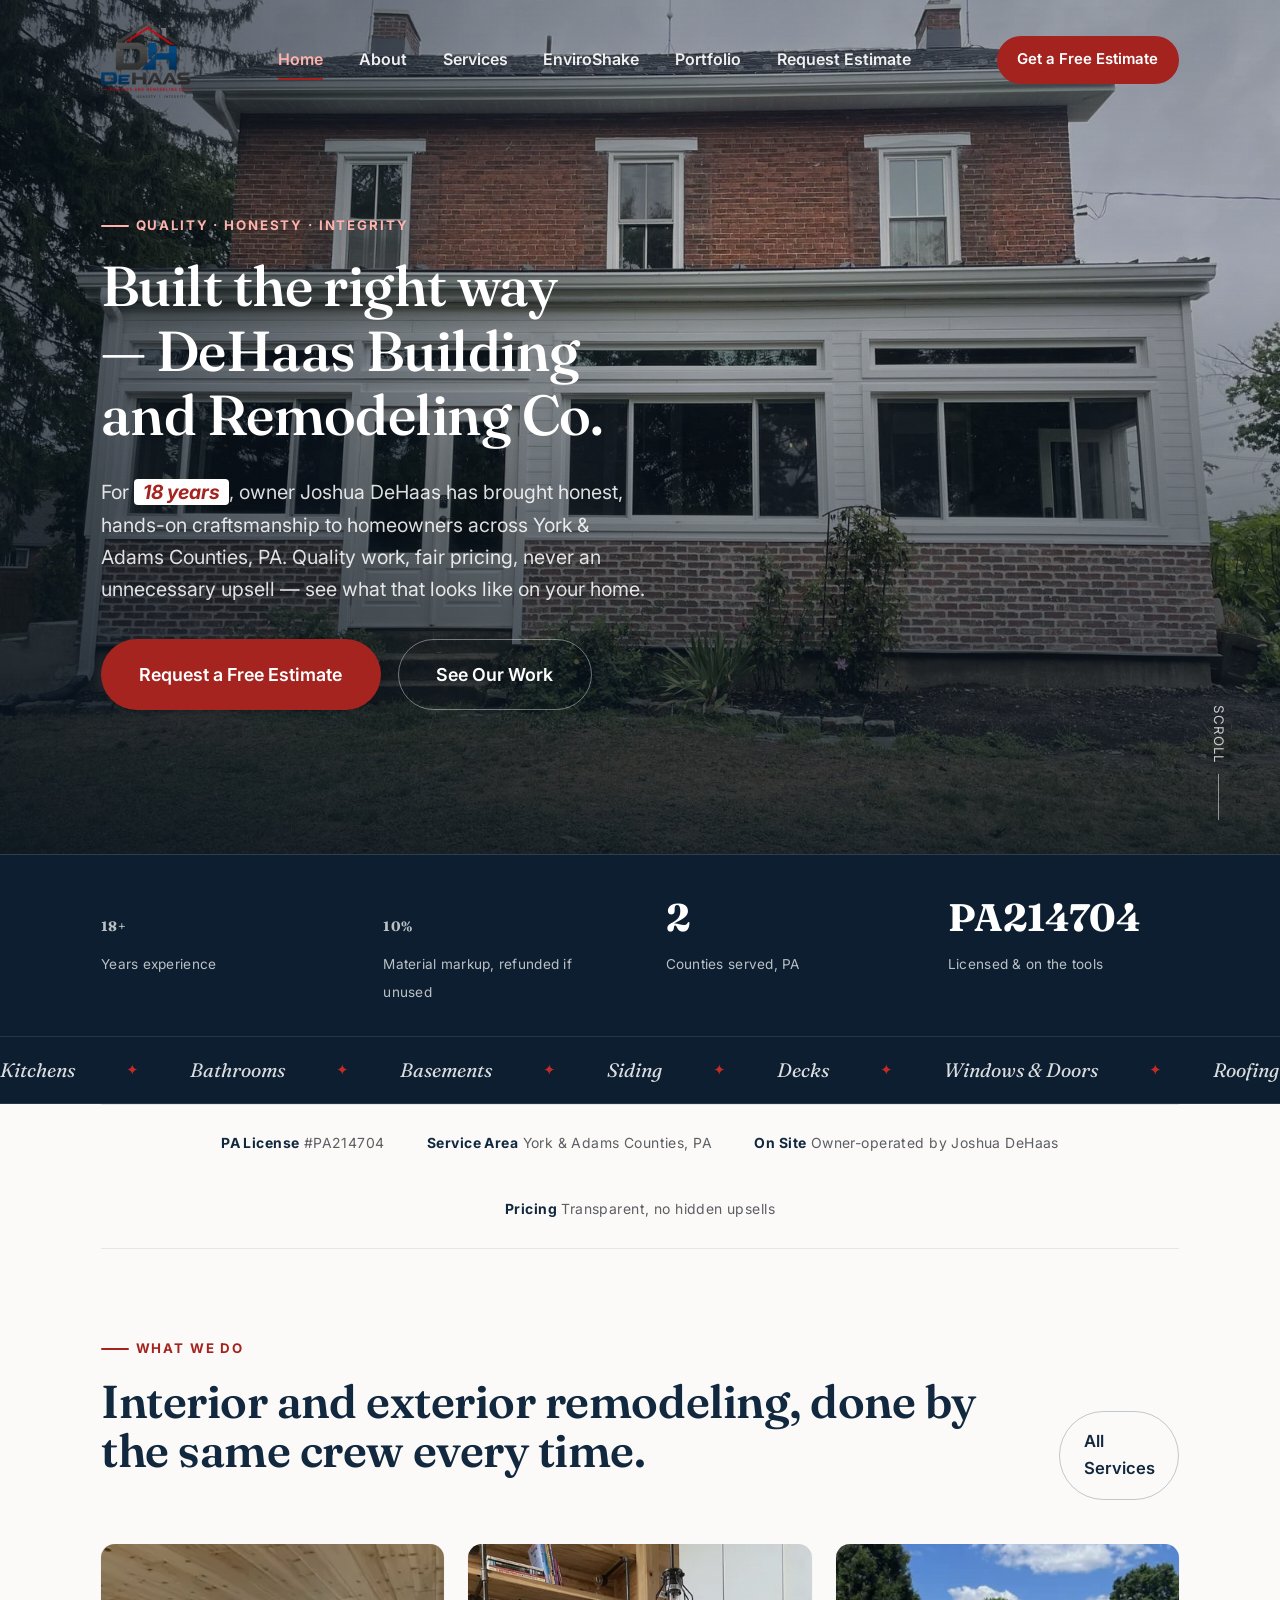
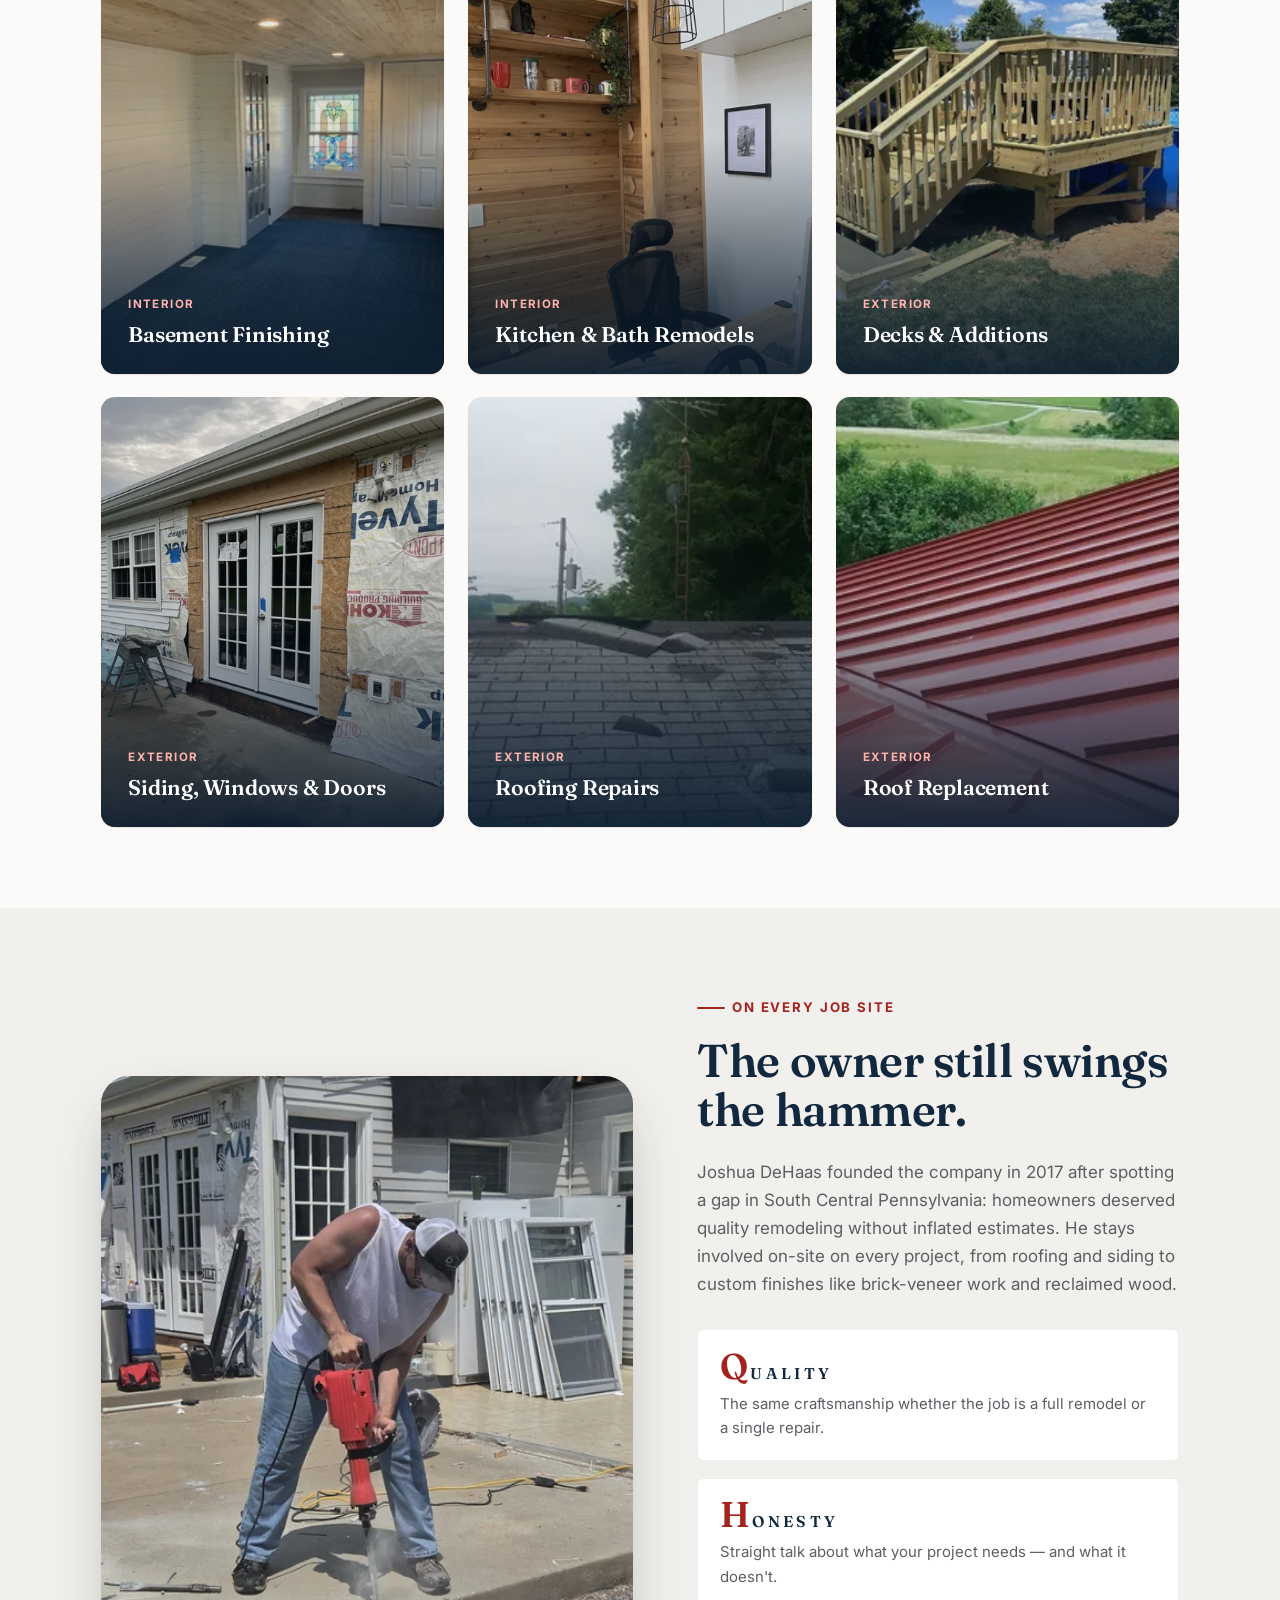
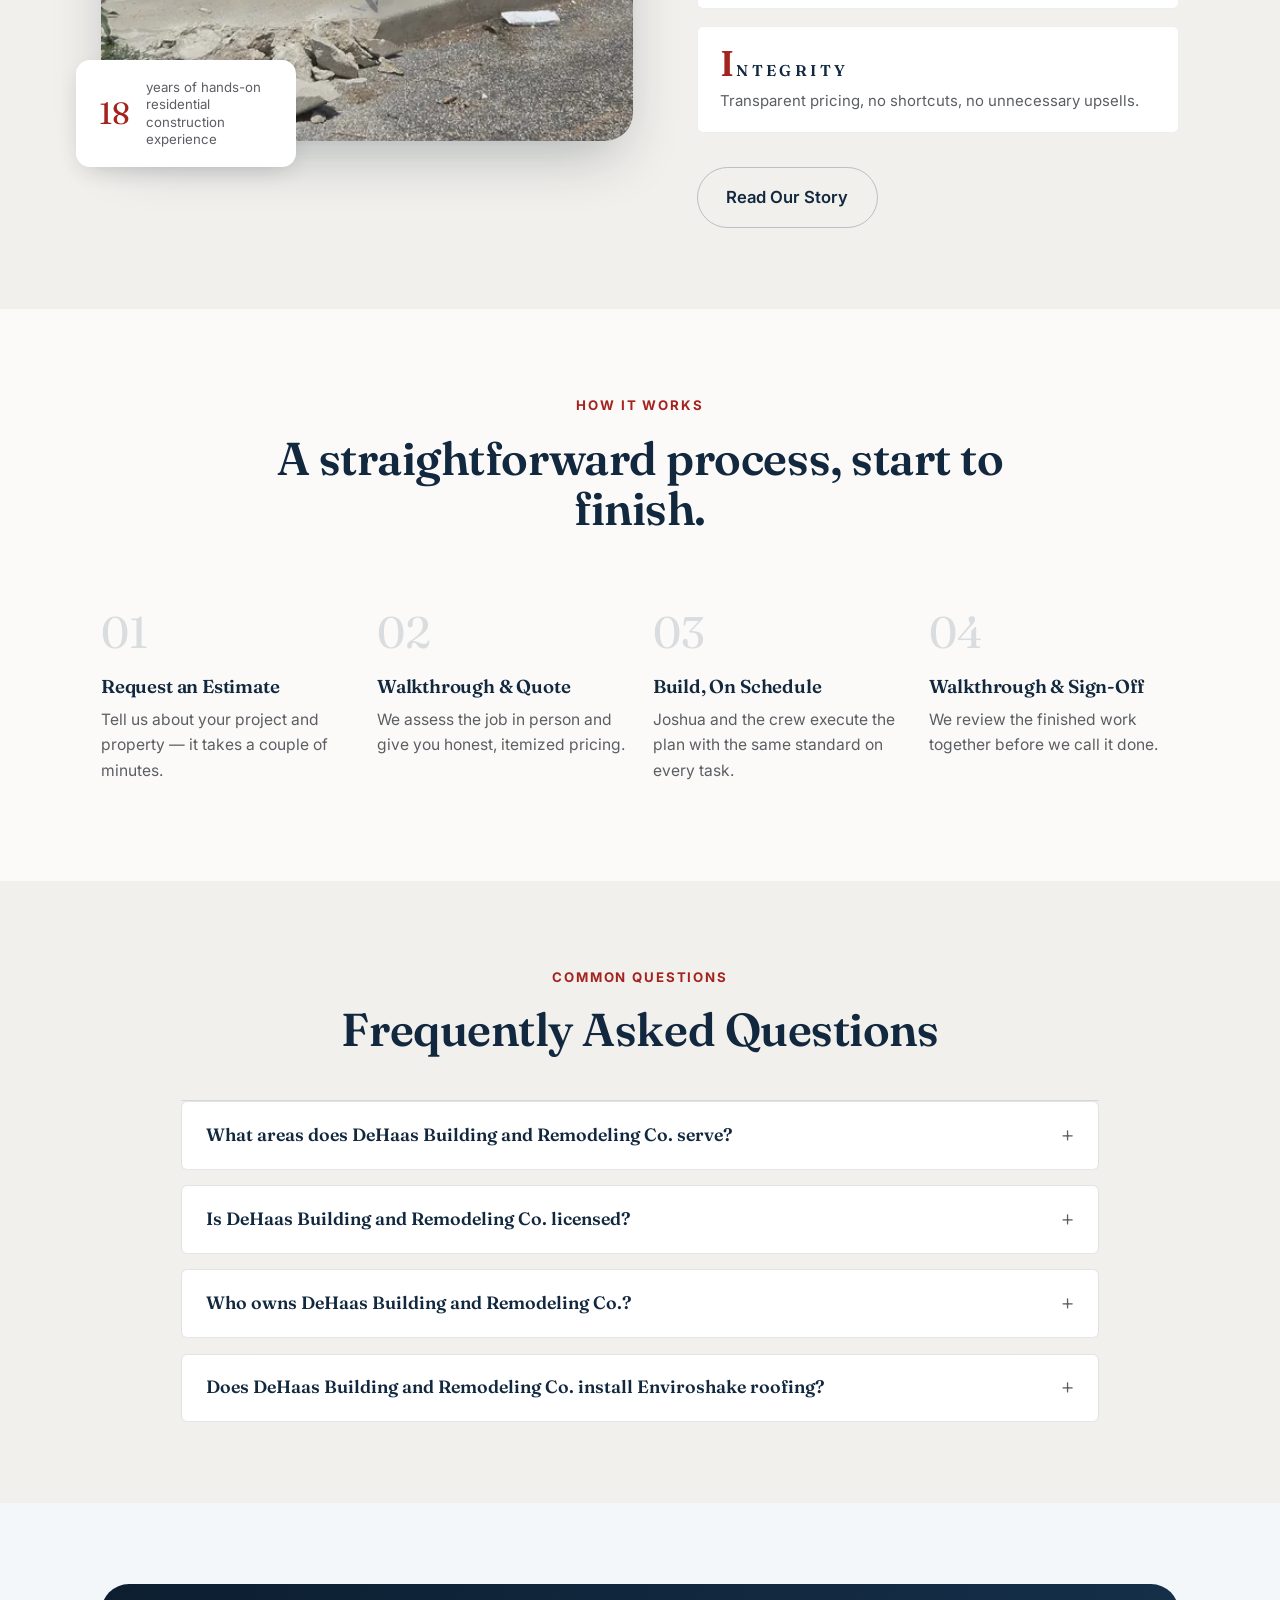
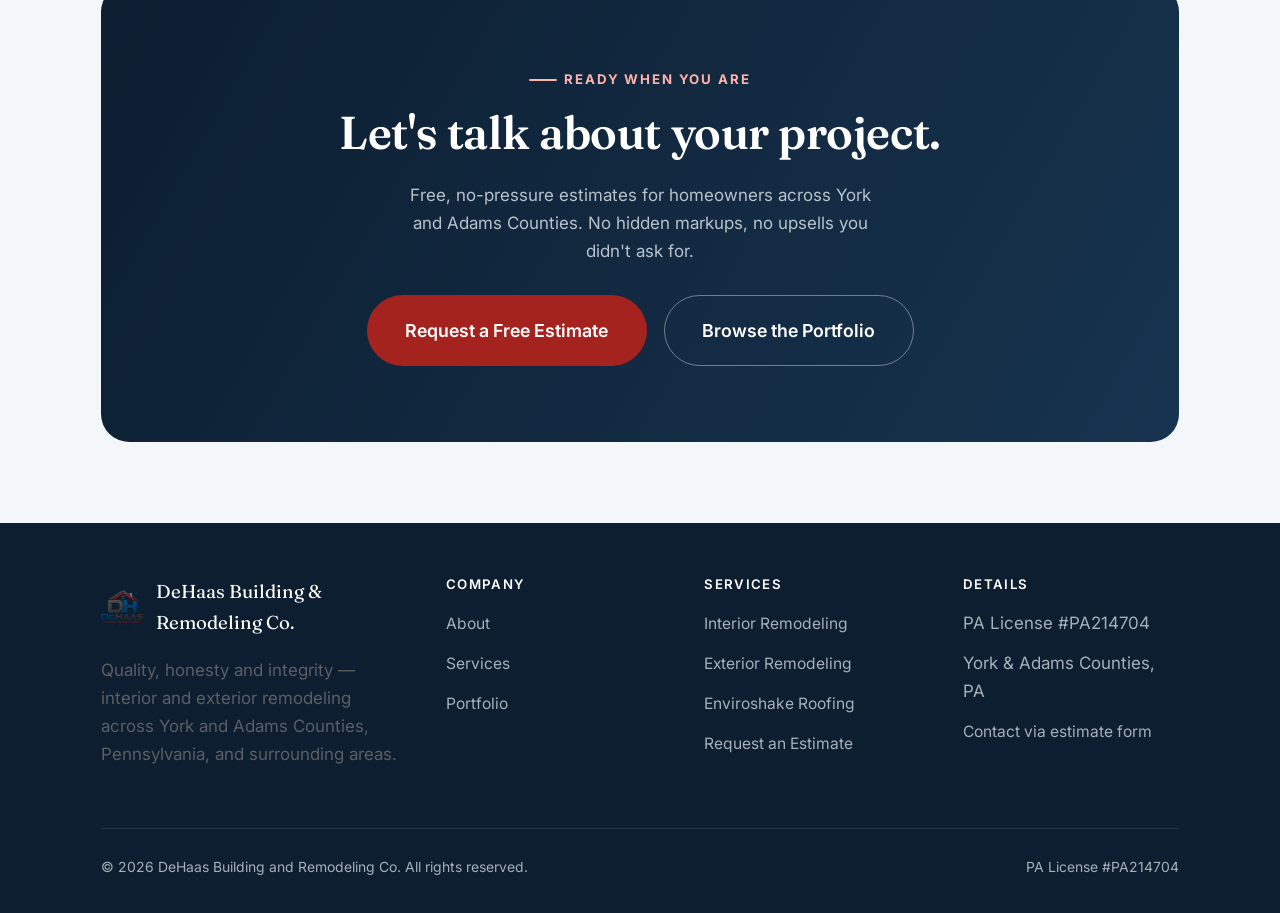
<file: index.html>
<!doctype html>
<html lang="en" class="no-js">
<head>
<meta charset="UTF-8" />
<script>
/* Set this as early as possible — before the browser gets a chance to run
   its own automatic scroll restoration — otherwise a race lets it win and
   the page can land scrolled to wherever a same-URL history entry left off. */
(function () {
  if ("scrollRestoration" in history) history.scrollRestoration = "manual";
  var HEADER_OFFSET = 96; // matches html { scroll-padding-top } in style.css
  var blurActive = function () {
    // a focused form field (e.g. restored by the browser on an estimate-page
    // revisit) can pull the viewport back down right after we scroll
    if (document.activeElement && document.activeElement.blur) document.activeElement.blur();
  };
  var jumpToTop = function () {
    blurActive();
    var prevBehavior = document.documentElement.style.scrollBehavior;
    document.documentElement.style.scrollBehavior = "auto";
    window.scrollTo(0, 0);
    document.documentElement.style.scrollBehavior = prevBehavior;
  };
  var jumpToHash = function () {
    var id = decodeURIComponent(location.hash.slice(1));
    var el = id && document.getElementById(id);
    if (!el) return false;
    blurActive();
    var prevBehavior = document.documentElement.style.scrollBehavior;
    document.documentElement.style.scrollBehavior = "auto";
    var y = el.getBoundingClientRect().top + window.pageYOffset - HEADER_OFFSET;
    window.scrollTo(0, Math.max(0, y));
    document.documentElement.style.scrollBehavior = prevBehavior;
    return true;
  };
  // when navigating to a section anchor (e.g. from another page's footer
  // link), keep landing on that section instead of snapping back to top —
  // and re-assert it below, since late images/fonts can reflow the page
  // and quietly drift the target section out from under the initial scroll.
  var settle = function () {
    if (!location.hash || !jumpToHash()) jumpToTop();
  };
  settle();
  // some mobile browsers apply their own scroll restoration slightly later
  // than this script runs (after DOM/asset load), which can silently undo
  // the jump above — reassert it at a couple of later checkpoints too.
  document.addEventListener("DOMContentLoaded", settle);
  window.addEventListener("load", settle);
  // final defensive check: late web-font swap, image reflow, or a browser's
  // own focus/autofill restoration can still nudge scroll after "load"
  window.addEventListener("load", function () {
    setTimeout(settle, 150);
  });
  window.addEventListener("pageshow", function (e) {
    if (e.persisted) settle();
  });
})();
</script>
<meta name="viewport" content="width=device-width, initial-scale=1" />
<title>DeHaas Building and Remodeling Co. | York &amp; Adams County, PA</title>
<meta name="description" content="Quality, honesty and integrity on every job. DeHaas Building and Remodeling Co. handles kitchen, bath, basement and whole-home remodeling plus siding, decks, roofing, windows and doors across York and Adams Counties, PA and surrounding areas, including nearby Maryland. PA License #PA214704." />
<link rel="canonical" href="https://dehaasremodeling.com/" />
<meta property="og:type" content="website" />
<meta property="og:site_name" content="DeHaas Building and Remodeling Co." />
<meta property="og:title" content="DeHaas Building and Remodeling Co. | York & Adams County, PA" />
<meta property="og:description" content="Quality, honesty and integrity on every job. Kitchen, bath, basement and whole-home remodeling plus siding, decks, roofing, windows and doors. PA License #PA214704." />
<meta property="og:url" content="https://dehaasremodeling.com/" />
<meta property="og:image" content="https://dehaasremodeling.com/assets/img/exterior-addition-1200.jpg" />
<meta name="twitter:card" content="summary_large_image" />
<meta name="twitter:title" content="DeHaas Building and Remodeling Co. | York & Adams County, PA" />
<meta name="twitter:description" content="Quality, honesty and integrity on every job. Kitchen, bath, basement and whole-home remodeling plus siding, decks, roofing, windows and doors." />
<meta name="twitter:image" content="https://dehaasremodeling.com/assets/img/exterior-addition-1200.jpg" />
<link rel="icon" href="assets/img/logo.png" />
<link rel="preconnect" href="https://fonts.googleapis.com" />
<link rel="preconnect" href="https://fonts.gstatic.com" crossorigin />
<link href="https://fonts.googleapis.com/css2?family=Fraunces:opsz,wght@9..144,500;9..144,560;9..144,620&family=Inter:wght@400;500;600;700&display=swap" rel="stylesheet" />
<link rel="stylesheet" href="assets/css/style.css" />
<script type="application/ld+json">
{
  "@context": "https://schema.org",
  "@type": "GeneralContractor",
  "@id": "https://dehaasremodeling.com/#business",
  "name": "DeHaas Building and Remodeling Co.",
  "url": "https://dehaasremodeling.com/",
  "logo": "https://dehaasremodeling.com/assets/img/logo.png",
  "image": "https://dehaasremodeling.com/assets/img/exterior-addition-1200.jpg",
  "description": "Family-run remodeling contractor led by owner Joshua DeHaas, serving York and Adams Counties, PA and surrounding areas, including nearby Maryland, with interior and exterior remodeling, roofing, siding, decks, windows, doors and certified Enviroshake roofing installation.",
  "areaServed": [
    { "@type": "AdministrativeArea", "name": "York County, PA" },
    { "@type": "AdministrativeArea", "name": "Adams County, PA" },
    { "@type": "AdministrativeArea", "name": "Surrounding areas of South Central Pennsylvania and nearby Maryland" }
  ],
  "address": {
    "@type": "PostalAddress",
    "addressRegion": "PA",
    "addressCountry": "US"
  },
  "founder": { "@type": "Person", "name": "Joshua DeHaas" },
  "foundingDate": "2017",
  "priceRange": "$$",
  "hasCredential": {
    "@type": "EducationalOccupationalCredential",
    "credentialCategory": "license",
    "identifier": "PA214704"
  }
}
</script>
<script type="application/ld+json">
{
  "@context": "https://schema.org",
  "@type": "FAQPage",
  "mainEntity": [
    {
      "@type": "Question",
      "name": "What areas does DeHaas Building and Remodeling Co. serve?",
      "acceptedAnswer": {
        "@type": "Answer",
        "text": "DeHaas Building and Remodeling Co. serves homeowners across York and Adams Counties, Pennsylvania, and surrounding areas, including nearby Maryland."
      }
    },
    {
      "@type": "Question",
      "name": "Is DeHaas Building and Remodeling Co. licensed?",
      "acceptedAnswer": {
        "@type": "Answer",
        "text": "Yes. DeHaas Building and Remodeling Co. holds Pennsylvania contractor license #PA214704."
      }
    },
    {
      "@type": "Question",
      "name": "Who owns DeHaas Building and Remodeling Co.?",
      "acceptedAnswer": {
        "@type": "Answer",
        "text": "DeHaas Building and Remodeling Co. was founded in 2017 by Joshua DeHaas, who brings 18 years of hands-on residential construction experience and stays involved on-site on every project."
      }
    },
    {
      "@type": "Question",
      "name": "Does DeHaas Building and Remodeling Co. install Enviroshake roofing?",
      "acceptedAnswer": {
        "@type": "Answer",
        "text": "Yes. DeHaas Building and Remodeling Co. is a certified Enviroshake installer and one of only four certified Enviroshake partners in York, PA."
      }
    }
  ]
}
</script>
</head>
<body class="is-home">
<a class="skip-link" href="#main">Skip to content</a>

<header class="site-header">
  <div class="container nav-row">
    <a class="brand" href="index.html">
      <img src="assets/img/logo.png" alt="DeHaas Building and Remodeling Co. logo" />
    </a>
    <nav class="nav-links" aria-label="Primary">
      <a href="index.html" aria-current="page">Home</a>
      <a href="about.html">About</a>
      <a href="services.html">Services</a>
      <a href="enviroshake.html">EnviroShake</a>
      <a href="portfolio.html">Portfolio</a>
      <a href="estimate.html">Request Estimate</a>
    </nav>
    <div class="nav-actions">
      <a class="btn btn-primary btn-sm" href="estimate.html">Get a Free Estimate</a>
      <button class="nav-toggle" aria-label="Open menu" aria-expanded="false" aria-controls="mobile-panel"><span class="bars"><span class="bar"></span><span class="bar"></span><span class="bar"></span></span></button>
    </div>
  </div>
</header>

<div class="mobile-panel" id="mobile-panel">
  <a href="index.html">Home</a>
  <a href="about.html">About</a>
  <a href="services.html">Services</a>
  <a href="enviroshake.html">EnviroShake</a>
  <a href="portfolio.html">Portfolio</a>
  <a href="estimate.html">Request Estimate</a>
  <a class="btn btn-primary btn-lg mp-cta" href="estimate.html">Get a Free Estimate</a>
  <p class="mp-meta">York &amp; Adams County, PA · PA License #PA214704</p>
</div>

<main id="main">

  <section class="hero grain glow-surface">
    <div class="hero-media img-frame">
      <picture>
        <source type="image/webp" srcset="assets/img/exterior-addition-480.webp 480w, assets/img/exterior-addition-800.webp 800w, assets/img/exterior-addition-1200.webp 1200w, assets/img/exterior-addition-1600.webp 1600w" sizes="100vw" />
        <source type="image/jpeg" srcset="assets/img/exterior-addition-480.jpg 480w, assets/img/exterior-addition-800.jpg 800w, assets/img/exterior-addition-1200.jpg 1200w, assets/img/exterior-addition-1600.jpg 1600w" sizes="100vw" />
        <img class="progressive-img" src="assets/img/exterior-addition-1200.jpg" decoding="async" alt="Home addition with new siding and windows completed by DeHaas Building and Remodeling" fetchpriority="high" />
      </picture>
    </div>
    <div class="hero-inner container">
      <p class="eyebrow">Quality · Honesty · Integrity</p>
      <h1 data-reveal>Built the right way &mdash; DeHaas Building and Remodeling Co.</h1>
      <p class="hero-lede" data-reveal>For <em>18 years</em>, owner Joshua DeHaas has brought honest, hands-on craftsmanship to homeowners across York &amp; Adams Counties, PA. Quality work, fair pricing, never an unnecessary upsell &mdash; see what that looks like on your home.</p>
      <div class="hero-actions" data-reveal>
        <a class="btn btn-primary btn-lg" href="estimate.html">Request a Free Estimate</a>
        <a class="btn btn-on-dark btn-lg" href="portfolio.html">See Our Work</a>
      </div>
    </div>
    <div class="scroll-cue"><span>Scroll</span><span class="line"></span></div>
  </section>

  <div class="hero-stats-bar">
    <div class="container hero-stats">
      <div class="hero-stat"><b><span data-count-to="18" data-suffix="+">0</span></b><span>Years experience</span></div>
      <div class="hero-stat"><b><span data-count-to="10" data-suffix="%">0</span></b><span>Material markup, refunded if unused</span></div>
      <div class="hero-stat"><b>2</b><span>Counties served, PA</span></div>
      <div class="hero-stat"><b>PA214704</b><span>Licensed &amp; on the tools</span></div>
    </div>
  </div>

  <div class="marquee-band" aria-hidden="true">
    <div class="marquee-track">
      <span>Kitchens</span><span>Bathrooms</span><span>Basements</span><span>Siding</span><span>Decks</span><span>Windows &amp; Doors</span><span>Roofing</span>
      <span>Kitchens</span><span>Bathrooms</span><span>Basements</span><span>Siding</span><span>Decks</span><span>Windows &amp; Doors</span><span>Roofing</span>
    </div>
  </div>

  <div class="container">
    <div class="license-strip">
      <span><b>PA License</b> #PA214704</span>
      <span><b>Service Area</b> York &amp; Adams Counties, PA</span>
      <span><b>On Site</b> Owner-operated by Joshua DeHaas</span>
      <span><b>Pricing</b> Transparent, no hidden upsells</span>
    </div>
  </div>

  <section>
    <div class="container">
      <div class="section-head split" data-reveal>
        <div>
          <p class="eyebrow">What We Do</p>
          <h2>Interior and exterior remodeling, done by the same crew every time.</h2>
        </div>
        <a class="btn btn-ghost" href="services.html">All Services</a>
      </div>
      <div class="services-grid" data-reveal-group>
        <article class="service-card img-frame" data-reveal>
          <picture>
            <source type="image/webp" srcset="assets/img/interior-basement-480.webp 480w, assets/img/interior-basement-800.webp 800w, assets/img/interior-basement-1200.webp 1200w, assets/img/interior-basement-1600.webp 1600w" sizes="(max-width:640px) 92vw, (max-width:980px) 46vw, 30vw" />
            <source type="image/jpeg" srcset="assets/img/interior-basement-480.jpg 480w, assets/img/interior-basement-800.jpg 800w, assets/img/interior-basement-1200.jpg 1200w, assets/img/interior-basement-1600.jpg 1600w" sizes="(max-width:640px) 92vw, (max-width:980px) 46vw, 30vw" />
            <img class="progressive-img" src="assets/img/interior-basement-1200.jpg" decoding="async" alt="Finished basement with shiplap walls and wood ceiling" width="1600" height="1200" />
          </picture>
          <div class="service-card-body">
            <span class="service-tag">Interior</span>
            <h3>Basement Finishing</h3>
            <p>Family rooms, home offices, game rooms and guest suites built into space you're already paying for.</p>
          </div>
        </article>
        <article class="service-card img-frame" data-reveal>
          <picture>
            <source type="image/webp" srcset="assets/img/interior-builtins-480.webp 480w, assets/img/interior-builtins-800.webp 800w, assets/img/interior-builtins-1200.webp 1200w, assets/img/interior-builtins-1600.webp 1600w" sizes="(max-width:640px) 92vw, (max-width:980px) 46vw, 30vw" />
            <source type="image/jpeg" srcset="assets/img/interior-builtins-480.jpg 480w, assets/img/interior-builtins-800.jpg 800w, assets/img/interior-builtins-1200.jpg 1200w, assets/img/interior-builtins-1600.jpg 1600w" sizes="(max-width:640px) 92vw, (max-width:980px) 46vw, 30vw" />
            <img class="progressive-img" src="assets/img/interior-builtins-1200.jpg" decoding="async" alt="Custom built-in shelving and interior carpentry" width="1600" height="2133" />
          </picture>
          <div class="service-card-body">
            <span class="service-tag">Interior</span>
            <h3>Kitchen &amp; Bath Remodels</h3>
            <p>Cabinetry, counters, tile and layout changes that fit how your family actually lives.</p>
          </div>
        </article>
        <article class="service-card img-frame" data-reveal>
          <picture>
            <source type="image/webp" srcset="assets/img/deck-build-480.webp 480w, assets/img/deck-build-800.webp 800w, assets/img/deck-build-1200.webp 1200w, assets/img/deck-build-1600.webp 1600w" sizes="(max-width:640px) 92vw, (max-width:980px) 46vw, 30vw" />
            <source type="image/jpeg" srcset="assets/img/deck-build-480.jpg 480w, assets/img/deck-build-800.jpg 800w, assets/img/deck-build-1200.jpg 1200w, assets/img/deck-build-1600.jpg 1600w" sizes="(max-width:640px) 92vw, (max-width:980px) 46vw, 30vw" />
            <img class="progressive-img" src="assets/img/deck-build-1200.jpg" decoding="async" alt="New wood deck under construction in a backyard" width="1600" height="1200" />
          </picture>
          <div class="service-card-body">
            <span class="service-tag">Exterior</span>
            <h3>Decks &amp; Additions</h3>
            <p>Custom-built decks and structures designed around your home and how you use your yard.</p>
          </div>
        </article>
        <article class="service-card img-frame" data-reveal>
          <picture>
            <source type="image/webp" srcset="assets/img/door-install-480.webp 480w, assets/img/door-install-800.webp 800w, assets/img/door-install-1200.webp 1200w, assets/img/door-install-1600.webp 1600w" sizes="(max-width:640px) 92vw, (max-width:980px) 46vw, 30vw" />
            <source type="image/jpeg" srcset="assets/img/door-install-480.jpg 480w, assets/img/door-install-800.jpg 800w, assets/img/door-install-1200.jpg 1200w, assets/img/door-install-1600.jpg 1600w" sizes="(max-width:640px) 92vw, (max-width:980px) 46vw, 30vw" />
            <img class="progressive-img" src="assets/img/door-install-1200.jpg" decoding="async" alt="New exterior door and siding installation in progress" width="1600" height="2133" />
          </picture>
          <div class="service-card-body">
            <span class="service-tag">Exterior</span>
            <h3>Siding, Windows &amp; Doors</h3>
            <p>Energy efficiency and curb appeal &mdash; new siding can make an older home look like new construction.</p>
          </div>
        </article>
        <article class="service-card img-frame" data-reveal>
          <picture>
            <source type="image/webp" srcset="assets/img/roof-shingle-repair-480.webp 480w, assets/img/roof-shingle-repair-800.webp 800w, assets/img/roof-shingle-repair-1200.webp 1200w, assets/img/roof-shingle-repair-1600.webp 1600w" sizes="(max-width:640px) 92vw, (max-width:980px) 46vw, 30vw" />
            <source type="image/jpeg" srcset="assets/img/roof-shingle-repair-480.jpg 480w, assets/img/roof-shingle-repair-800.jpg 800w, assets/img/roof-shingle-repair-1200.jpg 1200w, assets/img/roof-shingle-repair-1600.jpg 1600w" sizes="(max-width:640px) 92vw, (max-width:980px) 46vw, 30vw" />
            <img class="progressive-img" src="assets/img/roof-shingle-repair-1200.jpg" decoding="async" alt="Roof shingle repair in progress" width="1600" height="900" />
          </picture>
          <div class="service-card-body">
            <span class="service-tag">Exterior</span>
            <h3>Roofing Repairs</h3>
            <p>Dependable repairs that extend roof life and stop weather damage before it spreads.</p>
          </div>
        </article>
        <article class="service-card img-frame" data-reveal>
          <picture>
            <source type="image/webp" srcset="assets/img/roof-standing-seam-480.webp 480w, assets/img/roof-standing-seam-800.webp 800w, assets/img/roof-standing-seam-1200.webp 1200w, assets/img/roof-standing-seam-1600.webp 1600w" sizes="(max-width:640px) 92vw, (max-width:980px) 46vw, 30vw" />
            <source type="image/jpeg" srcset="assets/img/roof-standing-seam-480.jpg 480w, assets/img/roof-standing-seam-800.jpg 800w, assets/img/roof-standing-seam-1200.jpg 1200w, assets/img/roof-standing-seam-1600.jpg 1600w" sizes="(max-width:640px) 92vw, (max-width:980px) 46vw, 30vw" />
            <img class="progressive-img" src="assets/img/roof-standing-seam-1200.jpg" decoding="async" alt="New standing seam metal roof" width="1600" height="900" />
          </picture>
          <div class="service-card-body">
            <span class="service-tag">Exterior</span>
            <h3>Roof Replacement</h3>
            <p>Standing seam metal and full re-roofs built to hold up to South Central PA weather.</p>
          </div>
        </article>
      </div>
    </div>
  </section>

  <section class="section-dim">
    <div class="container split">
      <div class="split-media img-frame" data-reveal>
        <picture>
            <source type="image/webp" srcset="assets/img/hero-demo-480.webp 480w, assets/img/hero-demo-800.webp 800w, assets/img/hero-demo-1200.webp 1200w, assets/img/hero-demo-1600.webp 1600w" sizes="(max-width:640px) 92vw, (max-width:980px) 46vw, 30vw" />
            <source type="image/jpeg" srcset="assets/img/hero-demo-480.jpg 480w, assets/img/hero-demo-800.jpg 800w, assets/img/hero-demo-1200.jpg 1200w, assets/img/hero-demo-1600.jpg 1600w" sizes="(max-width:640px) 92vw, (max-width:980px) 46vw, 30vw" />
            <img class="progressive-img" src="assets/img/hero-demo-1200.jpg" decoding="async" alt="Joshua DeHaas breaking up concrete on a job site" width="1920" height="2560" />
          </picture>
        <div class="badge">
          <span class="badge-num">18</span>
          <span class="badge-txt">years of hands-on residential construction experience</span>
        </div>
      </div>
      <div>
        <p class="eyebrow" data-reveal>On Every Job Site</p>
        <h2 data-reveal>The owner still swings the hammer.</h2>
        <p data-reveal>Joshua DeHaas founded the company in 2017 after spotting a gap in South Central Pennsylvania: homeowners deserved quality remodeling without inflated estimates. He stays involved on-site on every project, from roofing and siding to custom finishes like brick-veneer work and reclaimed wood.</p>
        <ul class="pillar-list" data-reveal>
          <li>
            <div class="pillar-word"><span class="pillar-cap">Q</span><span class="pillar-rest">UALITY</span></div>
            <span class="pillar-desc">The same craftsmanship whether the job is a full remodel or a single repair.</span>
          </li>
          <li>
            <div class="pillar-word"><span class="pillar-cap">H</span><span class="pillar-rest">ONESTY</span></div>
            <span class="pillar-desc">Straight talk about what your project needs &mdash; and what it doesn't.</span>
          </li>
          <li>
            <div class="pillar-word"><span class="pillar-cap">I</span><span class="pillar-rest">NTEGRITY</span></div>
            <span class="pillar-desc">Transparent pricing, no shortcuts, no unnecessary upsells.</span>
          </li>
        </ul>
        <a class="btn btn-ghost" style="margin-top:2rem" href="about.html">Read Our Story</a>
      </div>
    </div>
  </section>

  <section>
    <div class="container">
      <div class="section-head center" data-reveal>
        <p class="eyebrow">How It Works</p>
        <h2>A straightforward process, start to finish.</h2>
      </div>
      <div class="process-rail" data-reveal-group>
        <div class="process-step" data-reveal><h3>Request an Estimate</h3><p>Tell us about your project and property &mdash; it takes a couple of minutes.</p></div>
        <div class="process-step" data-reveal><h3>Walkthrough &amp; Quote</h3><p>We assess the job in person and give you honest, itemized pricing.</p></div>
        <div class="process-step" data-reveal><h3>Build, On Schedule</h3><p>Joshua and the crew execute the plan with the same standard on every task.</p></div>
        <div class="process-step" data-reveal><h3>Walkthrough &amp; Sign-Off</h3><p>We review the finished work together before we call it done.</p></div>
      </div>
    </div>
  </section>

  <section class="section-dim">
    <div class="container">
      <div class="section-head center" data-reveal>
        <p class="eyebrow">Common Questions</p>
        <h2>Frequently Asked Questions</h2>
      </div>
      <div class="faq-list" style="margin-inline:auto" data-reveal-group>
        <details class="faq-item" data-reveal>
          <summary>What areas does DeHaas Building and Remodeling Co. serve?</summary>
          <div class="faq-answer"><p>DeHaas Building and Remodeling Co. serves homeowners across York and Adams Counties, Pennsylvania, and surrounding areas, including nearby Maryland.</p></div>
        </details>
        <details class="faq-item" data-reveal>
          <summary>Is DeHaas Building and Remodeling Co. licensed?</summary>
          <div class="faq-answer"><p>Yes. DeHaas Building and Remodeling Co. holds Pennsylvania contractor license #PA214704.</p></div>
        </details>
        <details class="faq-item" data-reveal>
          <summary>Who owns DeHaas Building and Remodeling Co.?</summary>
          <div class="faq-answer"><p>DeHaas Building and Remodeling Co. was founded in 2017 by Joshua DeHaas, who brings 18 years of hands-on residential construction experience and stays involved on-site on every project.</p></div>
        </details>
        <details class="faq-item" data-reveal>
          <summary>Does DeHaas Building and Remodeling Co. install Enviroshake roofing?</summary>
          <div class="faq-answer"><p>Yes &mdash; DeHaas Building and Remodeling Co. is a certified Enviroshake installer and one of only four certified Enviroshake partners in York, PA. <a href="enviroshake.html">See the Enviroshake roofing page</a> for details.</p></div>
        </details>
      </div>
    </div>
  </section>

  <section class="section-navy-100">
    <div class="container">
      <div class="cta-band glow-surface" data-reveal>
        <p class="eyebrow" style="color:#ffb2ac">Ready When You Are</p>
        <h2>Let's talk about your project.</h2>
        <p>Free, no-pressure estimates for homeowners across York and Adams Counties. No hidden markups, no upsells you didn't ask for.</p>
        <div class="cta-actions">
          <a class="btn btn-primary btn-lg" href="estimate.html">Request a Free Estimate</a>
          <a class="btn btn-on-dark btn-lg" href="portfolio.html">Browse the Portfolio</a>
        </div>
      </div>
    </div>
  </section>

</main>

<footer class="site-footer">
  <div class="container">
    <div class="footer-grid">
      <div>
        <div class="footer-brand">
          <img src="assets/img/logo.png" alt="" />
          <span>DeHaas Building &amp; Remodeling Co.</span>
        </div>
        <p style="max-width:32ch">Quality, honesty and integrity &mdash; interior and exterior remodeling across York and Adams Counties, Pennsylvania, and surrounding areas.</p>
      </div>
      <div class="footer-col">
        <h4>Company</h4>
        <ul>
          <li><a href="about.html">About</a></li>
          <li><a href="services.html">Services</a></li>
          <li><a href="portfolio.html">Portfolio</a></li>
        </ul>
      </div>
      <div class="footer-col">
        <h4>Services</h4>
        <ul>
          <li><a href="services.html#interior">Interior Remodeling</a></li>
          <li><a href="services.html#exterior">Exterior Remodeling</a></li>
          <li><a href="enviroshake.html">Enviroshake Roofing</a></li>
          <li><a href="estimate.html">Request an Estimate</a></li>
        </ul>
      </div>
      <div class="footer-col">
        <h4>Details</h4>
        <ul>
          <li>PA License #PA214704</li>
          <li>York &amp; Adams Counties, PA</li>
          <li><a href="estimate.html">Contact via estimate form</a></li>
        </ul>
      </div>
    </div>
    <div class="footer-bottom">
      <span>&copy; <span id="year"></span> DeHaas Building and Remodeling Co. All rights reserved.</span>
      <span>PA License #PA214704</span>
    </div>
  </div>
</footer>

<script>document.getElementById("year").textContent = new Date().getFullYear();</script>
<script src="assets/js/main.js"></script>
</body>
</html>
</file>
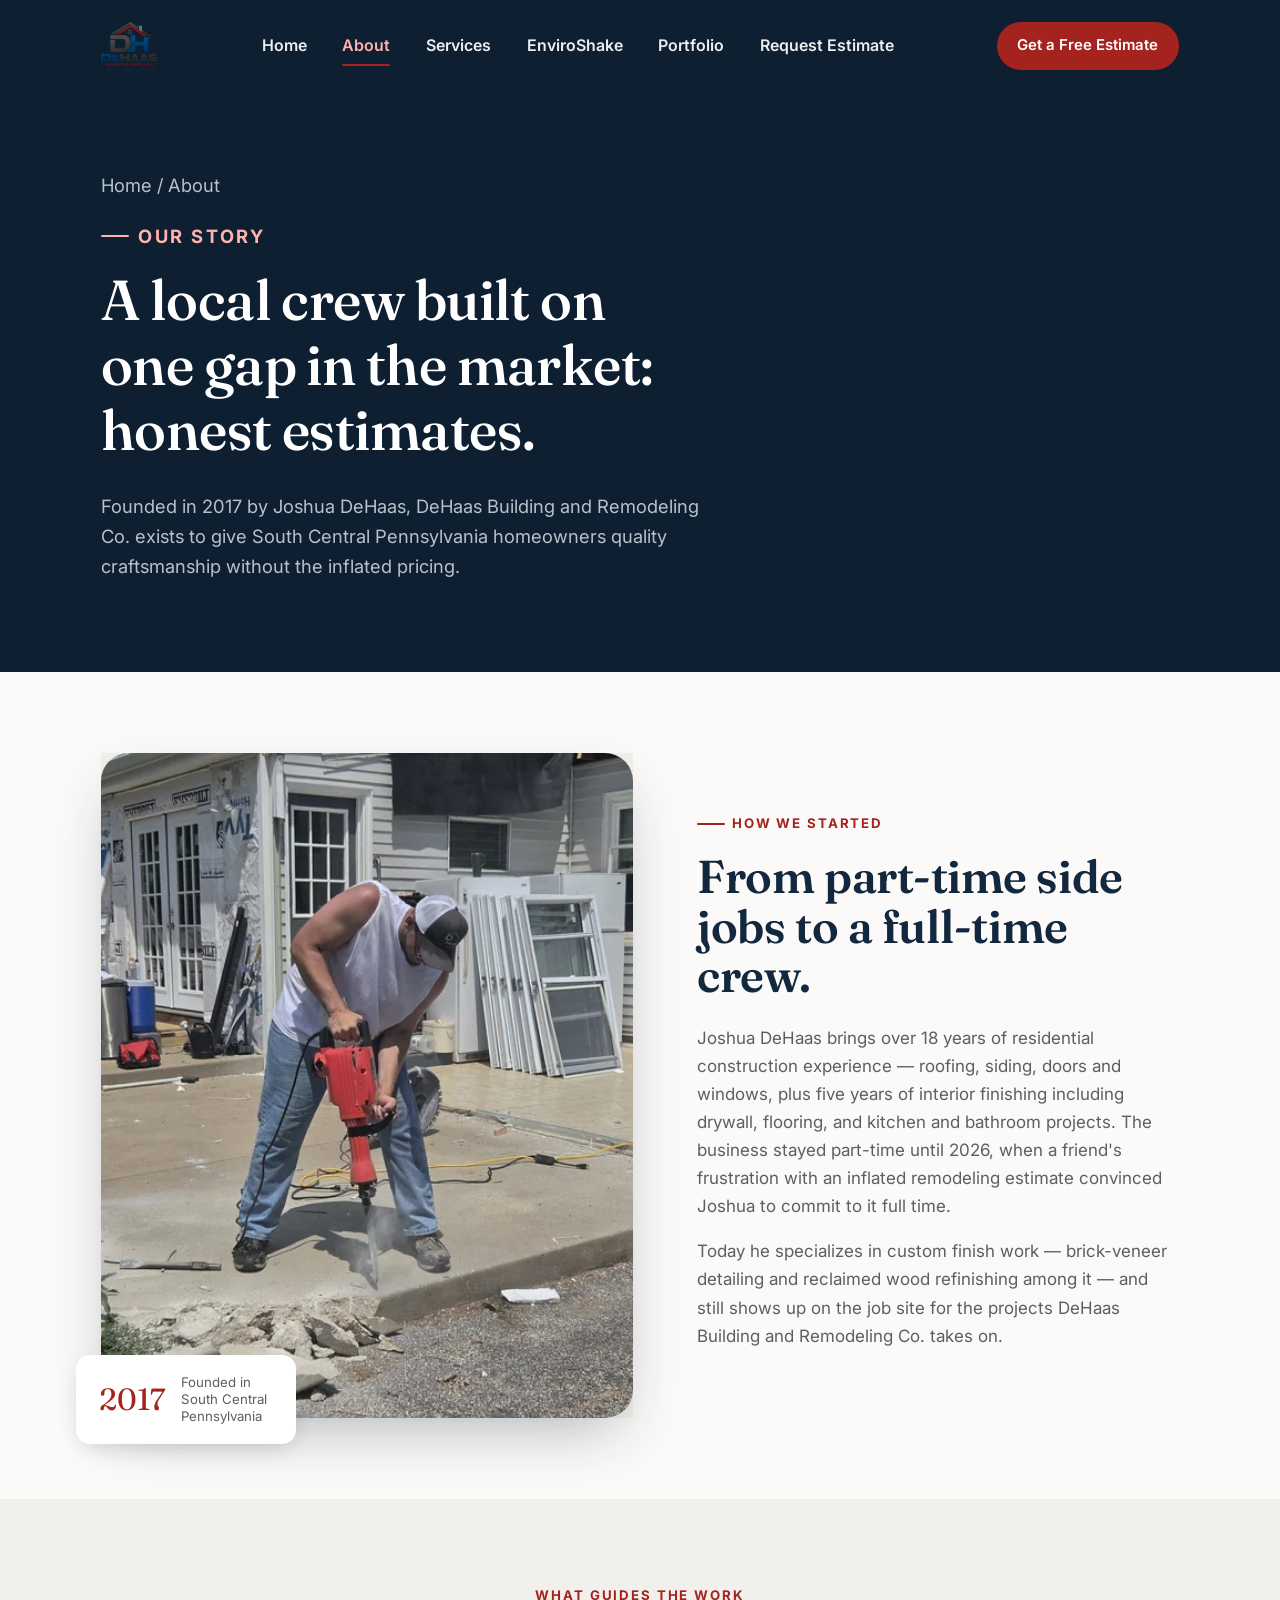
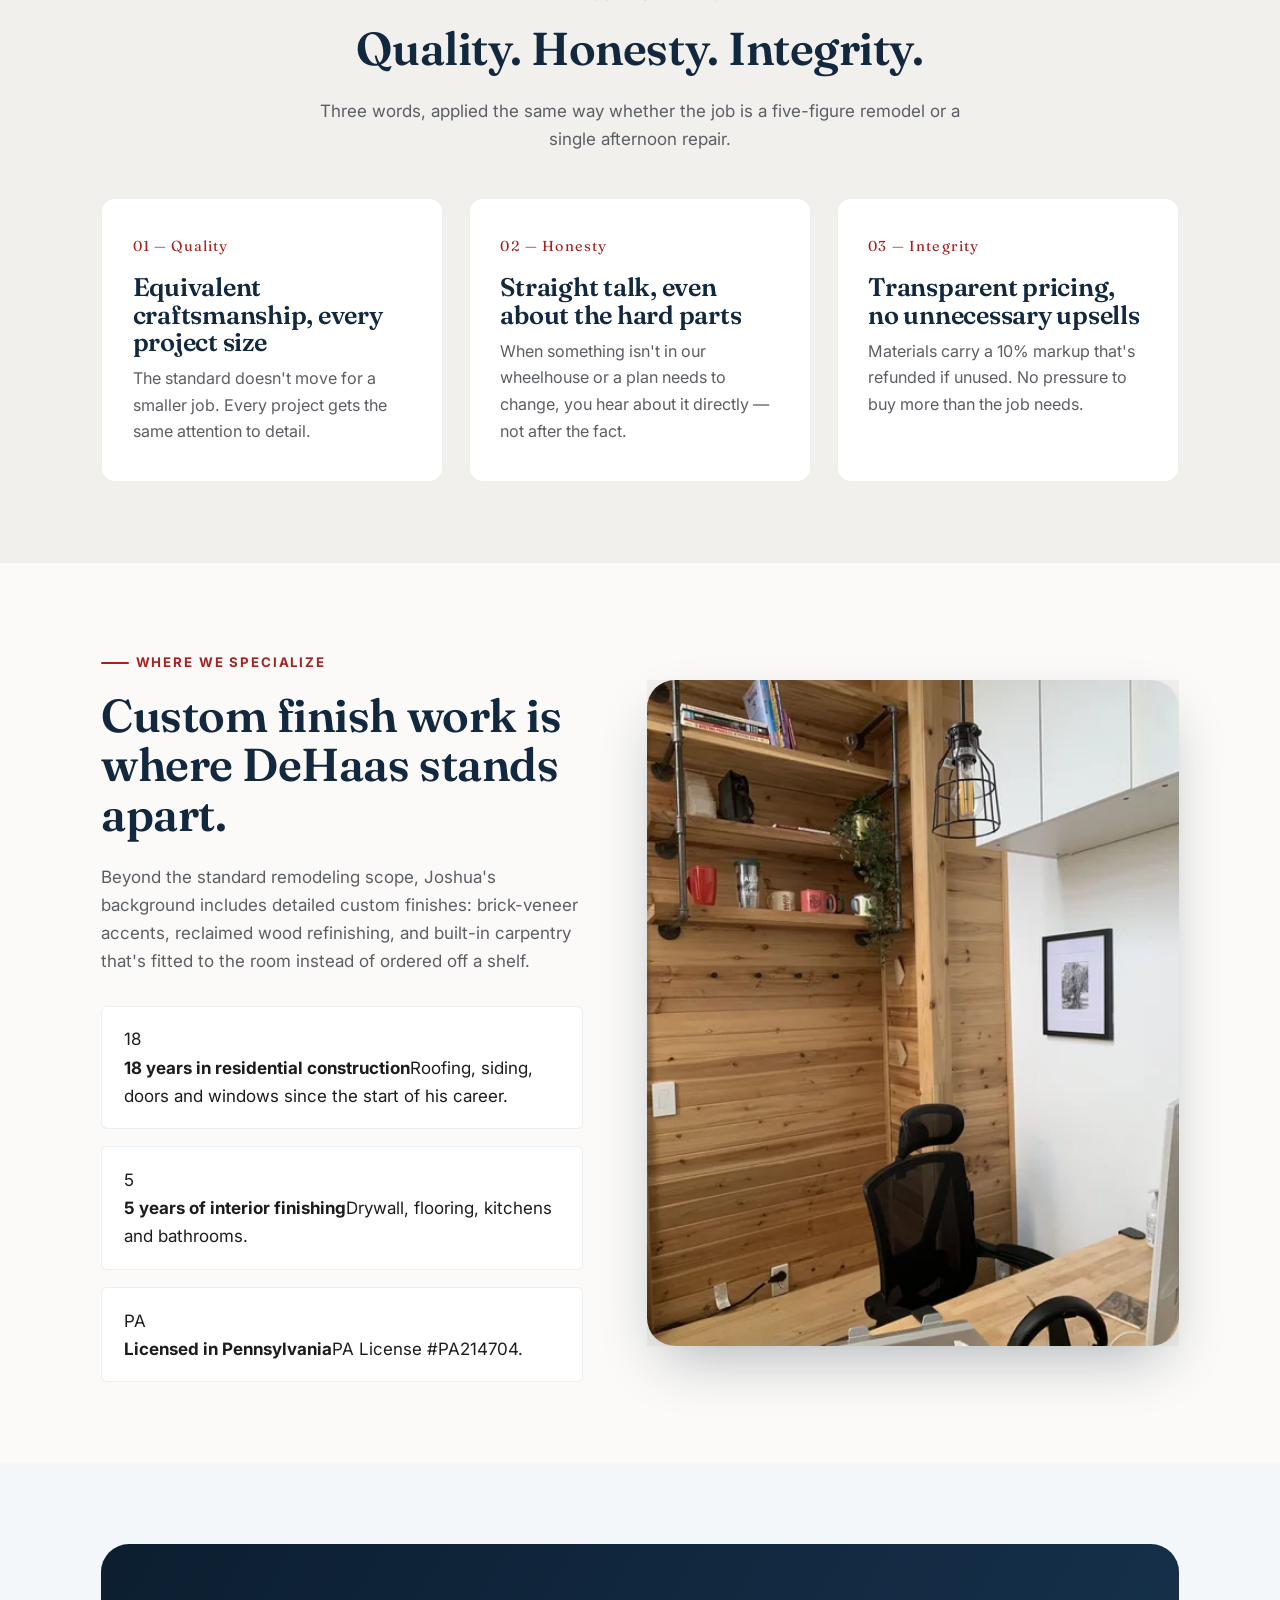
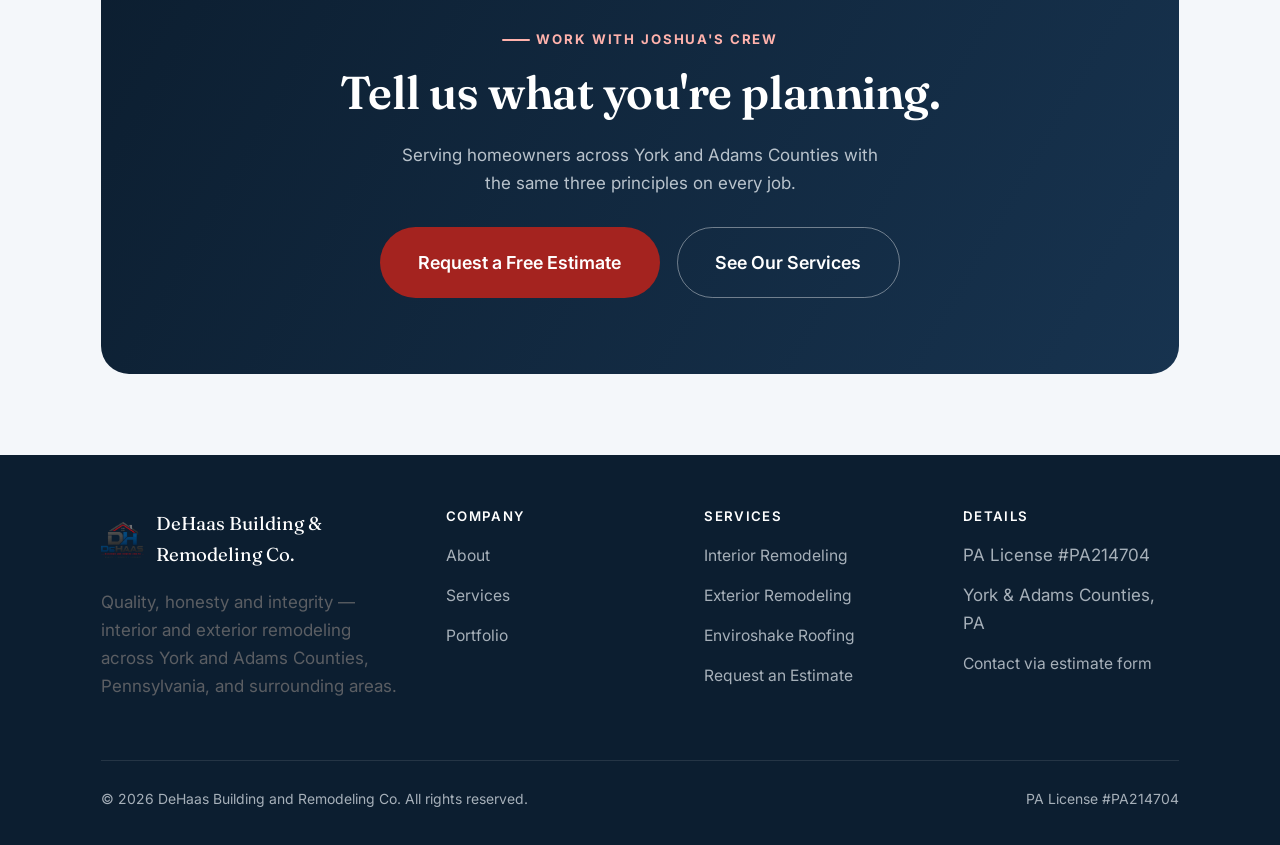
<file: about.html>
<!doctype html>
<html lang="en" class="no-js">
<head>
<meta charset="UTF-8" />
<script>
/* Set this as early as possible — before the browser gets a chance to run
   its own automatic scroll restoration — otherwise a race lets it win and
   the page can land scrolled to wherever a same-URL history entry left off. */
(function () {
  if ("scrollRestoration" in history) history.scrollRestoration = "manual";
  var HEADER_OFFSET = 96; // matches html { scroll-padding-top } in style.css
  var blurActive = function () {
    // a focused form field (e.g. restored by the browser on an estimate-page
    // revisit) can pull the viewport back down right after we scroll
    if (document.activeElement && document.activeElement.blur) document.activeElement.blur();
  };
  var jumpToTop = function () {
    blurActive();
    var prevBehavior = document.documentElement.style.scrollBehavior;
    document.documentElement.style.scrollBehavior = "auto";
    window.scrollTo(0, 0);
    document.documentElement.style.scrollBehavior = prevBehavior;
  };
  var jumpToHash = function () {
    var id = decodeURIComponent(location.hash.slice(1));
    var el = id && document.getElementById(id);
    if (!el) return false;
    blurActive();
    var prevBehavior = document.documentElement.style.scrollBehavior;
    document.documentElement.style.scrollBehavior = "auto";
    var y = el.getBoundingClientRect().top + window.pageYOffset - HEADER_OFFSET;
    window.scrollTo(0, Math.max(0, y));
    document.documentElement.style.scrollBehavior = prevBehavior;
    return true;
  };
  // when navigating to a section anchor (e.g. from another page's footer
  // link), keep landing on that section instead of snapping back to top —
  // and re-assert it below, since late images/fonts can reflow the page
  // and quietly drift the target section out from under the initial scroll.
  var settle = function () {
    if (!location.hash || !jumpToHash()) jumpToTop();
  };
  settle();
  // some mobile browsers apply their own scroll restoration slightly later
  // than this script runs (after DOM/asset load), which can silently undo
  // the jump above — reassert it at a couple of later checkpoints too.
  document.addEventListener("DOMContentLoaded", settle);
  window.addEventListener("load", settle);
  // final defensive check: late web-font swap, image reflow, or a browser's
  // own focus/autofill restoration can still nudge scroll after "load"
  window.addEventListener("load", function () {
    setTimeout(settle, 150);
  });
  window.addEventListener("pageshow", function (e) {
    if (e.persisted) settle();
  });
})();
</script>
<meta name="viewport" content="width=device-width, initial-scale=1" />
<title>About Joshua DeHaas | DeHaas Building and Remodeling Co.</title>
<meta name="description" content="Founded in 2017 by Joshua DeHaas, DeHaas Building and Remodeling Co. brings 18 years of residential construction experience to York and Adams Counties, PA, guided by Quality, Honesty and Integrity." />
<link rel="canonical" href="https://dehaasremodeling.com/about.html" />
<meta property="og:type" content="website" />
<meta property="og:site_name" content="DeHaas Building and Remodeling Co." />
<meta property="og:title" content="About Joshua DeHaas | DeHaas Building and Remodeling Co." />
<meta property="og:description" content="Founded in 2017 by Joshua DeHaas, bringing 18 years of residential construction experience to York and Adams Counties, PA." />
<meta property="og:url" content="https://dehaasremodeling.com/about.html" />
<meta property="og:image" content="https://dehaasremodeling.com/assets/img/hero-demo-1200.jpg" />
<meta name="twitter:card" content="summary_large_image" />
<meta name="twitter:title" content="About Joshua DeHaas | DeHaas Building and Remodeling Co." />
<meta name="twitter:description" content="Founded in 2017, 18 years of residential construction experience in York and Adams Counties, PA." />
<meta name="twitter:image" content="https://dehaasremodeling.com/assets/img/hero-demo-1200.jpg" />
<link rel="icon" href="assets/img/logo.png" />
<link rel="preconnect" href="https://fonts.googleapis.com" />
<link rel="preconnect" href="https://fonts.gstatic.com" crossorigin />
<link href="https://fonts.googleapis.com/css2?family=Fraunces:opsz,wght@9..144,500;9..144,560;9..144,620&family=Inter:wght@400;500;600;700&display=swap" rel="stylesheet" />
<link rel="stylesheet" href="assets/css/style.css" />
<script type="application/ld+json">
{
  "@context": "https://schema.org",
  "@type": "GeneralContractor",
  "@id": "https://dehaasremodeling.com/#business",
  "name": "DeHaas Building and Remodeling Co.",
  "url": "https://dehaasremodeling.com/",
  "logo": "https://dehaasremodeling.com/assets/img/logo.png",
  "image": "https://dehaasremodeling.com/assets/img/exterior-addition-1200.jpg",
  "description": "Family-run remodeling contractor led by owner Joshua DeHaas, serving York and Adams Counties, PA and surrounding areas, including nearby Maryland, with interior and exterior remodeling, roofing, siding, decks, windows, doors and certified Enviroshake roofing installation.",
  "areaServed": [
    { "@type": "AdministrativeArea", "name": "York County, PA" },
    { "@type": "AdministrativeArea", "name": "Adams County, PA" },
    { "@type": "AdministrativeArea", "name": "Surrounding areas of South Central Pennsylvania and nearby Maryland" }
  ],
  "address": {
    "@type": "PostalAddress",
    "addressRegion": "PA",
    "addressCountry": "US"
  },
  "founder": { "@type": "Person", "name": "Joshua DeHaas" },
  "foundingDate": "2017",
  "priceRange": "$$",
  "hasCredential": {
    "@type": "EducationalOccupationalCredential",
    "credentialCategory": "license",
    "identifier": "PA214704"
  }
}
</script>
<script type="application/ld+json">
{
  "@context": "https://schema.org",
  "@type": "BreadcrumbList",
  "itemListElement": [
    { "@type": "ListItem", "position": 1, "name": "Home", "item": "https://dehaasremodeling.com/" },
    { "@type": "ListItem", "position": 2, "name": "About", "item": "https://dehaasremodeling.com/about.html" }
  ]
}
</script>
</head>
<body>
<a class="skip-link" href="#main">Skip to content</a>

<header class="site-header">
  <div class="container nav-row">
    <a class="brand" href="index.html">
      <img src="assets/img/logo.png" alt="DeHaas Building and Remodeling Co. logo" />
    </a>
    <nav class="nav-links" aria-label="Primary">
      <a href="index.html">Home</a>
      <a href="about.html" aria-current="page">About</a>
      <a href="services.html">Services</a>
      <a href="enviroshake.html">EnviroShake</a>
      <a href="portfolio.html">Portfolio</a>
      <a href="estimate.html">Request Estimate</a>
    </nav>
    <div class="nav-actions">
      <a class="btn btn-primary btn-sm" href="estimate.html">Get a Free Estimate</a>
      <button class="nav-toggle" aria-label="Open menu" aria-expanded="false" aria-controls="mobile-panel"><span class="bars"><span class="bar"></span><span class="bar"></span><span class="bar"></span></span></button>
    </div>
  </div>
</header>

<div class="mobile-panel" id="mobile-panel">
  <a href="index.html">Home</a>
  <a href="about.html">About</a>
  <a href="services.html">Services</a>
  <a href="enviroshake.html">EnviroShake</a>
  <a href="portfolio.html">Portfolio</a>
  <a href="estimate.html">Request Estimate</a>
  <a class="btn btn-primary btn-lg mp-cta" href="estimate.html">Get a Free Estimate</a>
  <p class="mp-meta">York &amp; Adams County, PA · PA License #PA214704</p>
</div>

<main id="main">

  <section class="page-hero glow-surface grain">
    <div class="container">
      <p class="breadcrumb"><a href="index.html">Home</a> / About</p>
      <p class="eyebrow" style="color:#ffb2ac">Our Story</p>
      <h1 data-reveal>A local crew built on one gap in the market: honest estimates.</h1>
      <p>Founded in 2017 by Joshua DeHaas, DeHaas Building and Remodeling Co. exists to give South Central Pennsylvania homeowners quality craftsmanship without the inflated pricing.</p>
    </div>
  </section>

  <section>
    <div class="container split">
      <div class="split-media img-frame" data-reveal>
        <picture>
            <source type="image/webp" srcset="assets/img/hero-demo-480.webp 480w, assets/img/hero-demo-800.webp 800w, assets/img/hero-demo-1200.webp 1200w, assets/img/hero-demo-1600.webp 1600w" sizes="(max-width:640px) 92vw, (max-width:980px) 46vw, 30vw" />
            <source type="image/jpeg" srcset="assets/img/hero-demo-480.jpg 480w, assets/img/hero-demo-800.jpg 800w, assets/img/hero-demo-1200.jpg 1200w, assets/img/hero-demo-1600.jpg 1600w" sizes="(max-width:640px) 92vw, (max-width:980px) 46vw, 30vw" />
            <img class="progressive-img" src="assets/img/hero-demo-1200.jpg" decoding="async" alt="Joshua DeHaas operating a jackhammer on a concrete demolition job" width="1920" height="2560" />
          </picture>
        <div class="badge">
          <span class="badge-num">2017</span>
          <span class="badge-txt">Founded in South Central Pennsylvania</span>
        </div>
      </div>
      <div>
        <p class="eyebrow" data-reveal>How We Started</p>
        <h2 data-reveal>From part-time side jobs to a full-time crew.</h2>
        <p data-reveal>Joshua DeHaas brings over 18 years of residential construction experience &mdash; roofing, siding, doors and windows, plus five years of interior finishing including drywall, flooring, and kitchen and bathroom projects. The business stayed part-time until 2026, when a friend's frustration with an inflated remodeling estimate convinced Joshua to commit to it full time.</p>
        <p data-reveal>Today he specializes in custom finish work &mdash; brick-veneer detailing and reclaimed wood refinishing among it &mdash; and still shows up on the job site for the projects DeHaas Building and Remodeling Co. takes on.</p>
      </div>
    </div>
  </section>

  <section class="section-dim">
    <div class="container">
      <div class="section-head center" data-reveal>
        <p class="eyebrow">What Guides The Work</p>
        <h2>Quality. Honesty. Integrity.</h2>
        <p style="margin-inline:auto">Three words, applied the same way whether the job is a five-figure remodel or a single afternoon repair.</p>
      </div>
      <div class="values-grid" data-reveal-group>
        <div class="value-card" data-reveal>
          <span class="value-num">01 &mdash; Quality</span>
          <h3>Equivalent craftsmanship, every project size</h3>
          <p>The standard doesn't move for a smaller job. Every project gets the same attention to detail.</p>
        </div>
        <div class="value-card" data-reveal>
          <span class="value-num">02 &mdash; Honesty</span>
          <h3>Straight talk, even about the hard parts</h3>
          <p>When something isn't in our wheelhouse or a plan needs to change, you hear about it directly &mdash; not after the fact.</p>
        </div>
        <div class="value-card" data-reveal>
          <span class="value-num">03 &mdash; Integrity</span>
          <h3>Transparent pricing, no unnecessary upsells</h3>
          <p>Materials carry a 10% markup that's refunded if unused. No pressure to buy more than the job needs.</p>
        </div>
      </div>
    </div>
  </section>

  <section>
    <div class="container split reverse">
      <div class="split-media img-frame" data-reveal>
        <picture>
            <source type="image/webp" srcset="assets/img/interior-builtins-480.webp 480w, assets/img/interior-builtins-800.webp 800w, assets/img/interior-builtins-1200.webp 1200w, assets/img/interior-builtins-1600.webp 1600w" sizes="(max-width:640px) 92vw, (max-width:980px) 46vw, 30vw" />
            <source type="image/jpeg" srcset="assets/img/interior-builtins-480.jpg 480w, assets/img/interior-builtins-800.jpg 800w, assets/img/interior-builtins-1200.jpg 1200w, assets/img/interior-builtins-1600.jpg 1600w" sizes="(max-width:640px) 92vw, (max-width:980px) 46vw, 30vw" />
            <img class="progressive-img" src="assets/img/interior-builtins-1200.jpg" decoding="async" alt="Custom built-in shelving and finish carpentry" width="1600" height="2133" loading="lazy" />
          </picture>
      </div>
      <div>
        <p class="eyebrow" data-reveal>Where We Specialize</p>
        <h2 data-reveal>Custom finish work is where DeHaas stands apart.</h2>
        <p data-reveal>Beyond the standard remodeling scope, Joshua's background includes detailed custom finishes: brick-veneer accents, reclaimed wood refinishing, and built-in carpentry that's fitted to the room instead of ordered off a shelf.</p>
        <ul class="pillar-list" data-reveal>
          <li><span class="ico">18</span><div><strong>18 years in residential construction</strong><span>Roofing, siding, doors and windows since the start of his career.</span></div></li>
          <li><span class="ico">5</span><div><strong>5 years of interior finishing</strong><span>Drywall, flooring, kitchens and bathrooms.</span></div></li>
          <li><span class="ico">PA</span><div><strong>Licensed in Pennsylvania</strong><span>PA License #PA214704.</span></div></li>
        </ul>
      </div>
    </div>
  </section>

  <section class="section-navy-100">
    <div class="container">
      <div class="cta-band glow-surface" data-reveal>
        <p class="eyebrow" style="color:#ffb2ac">Work With Joshua's Crew</p>
        <h2>Tell us what you're planning.</h2>
        <p>Serving homeowners across York and Adams Counties with the same three principles on every job.</p>
        <div class="cta-actions">
          <a class="btn btn-primary btn-lg" href="estimate.html">Request a Free Estimate</a>
          <a class="btn btn-on-dark btn-lg" href="services.html">See Our Services</a>
        </div>
      </div>
    </div>
  </section>

</main>

<footer class="site-footer">
  <div class="container">
    <div class="footer-grid">
      <div>
        <div class="footer-brand">
          <img src="assets/img/logo.png" alt="" />
          <span>DeHaas Building &amp; Remodeling Co.</span>
        </div>
        <p style="max-width:32ch">Quality, honesty and integrity &mdash; interior and exterior remodeling across York and Adams Counties, Pennsylvania, and surrounding areas.</p>
      </div>
      <div class="footer-col">
        <h4>Company</h4>
        <ul>
          <li><a href="about.html">About</a></li>
          <li><a href="services.html">Services</a></li>
          <li><a href="portfolio.html">Portfolio</a></li>
        </ul>
      </div>
      <div class="footer-col">
        <h4>Services</h4>
        <ul>
          <li><a href="services.html#interior">Interior Remodeling</a></li>
          <li><a href="services.html#exterior">Exterior Remodeling</a></li>
          <li><a href="enviroshake.html">Enviroshake Roofing</a></li>
          <li><a href="estimate.html">Request an Estimate</a></li>
        </ul>
      </div>
      <div class="footer-col">
        <h4>Details</h4>
        <ul>
          <li>PA License #PA214704</li>
          <li>York &amp; Adams Counties, PA</li>
          <li><a href="estimate.html">Contact via estimate form</a></li>
        </ul>
      </div>
    </div>
    <div class="footer-bottom">
      <span>&copy; <span id="year"></span> DeHaas Building and Remodeling Co. All rights reserved.</span>
      <span>PA License #PA214704</span>
    </div>
  </div>
</footer>

<script>document.getElementById("year").textContent = new Date().getFullYear();</script>
<script src="assets/js/main.js"></script>
</body>
</html>
</file>
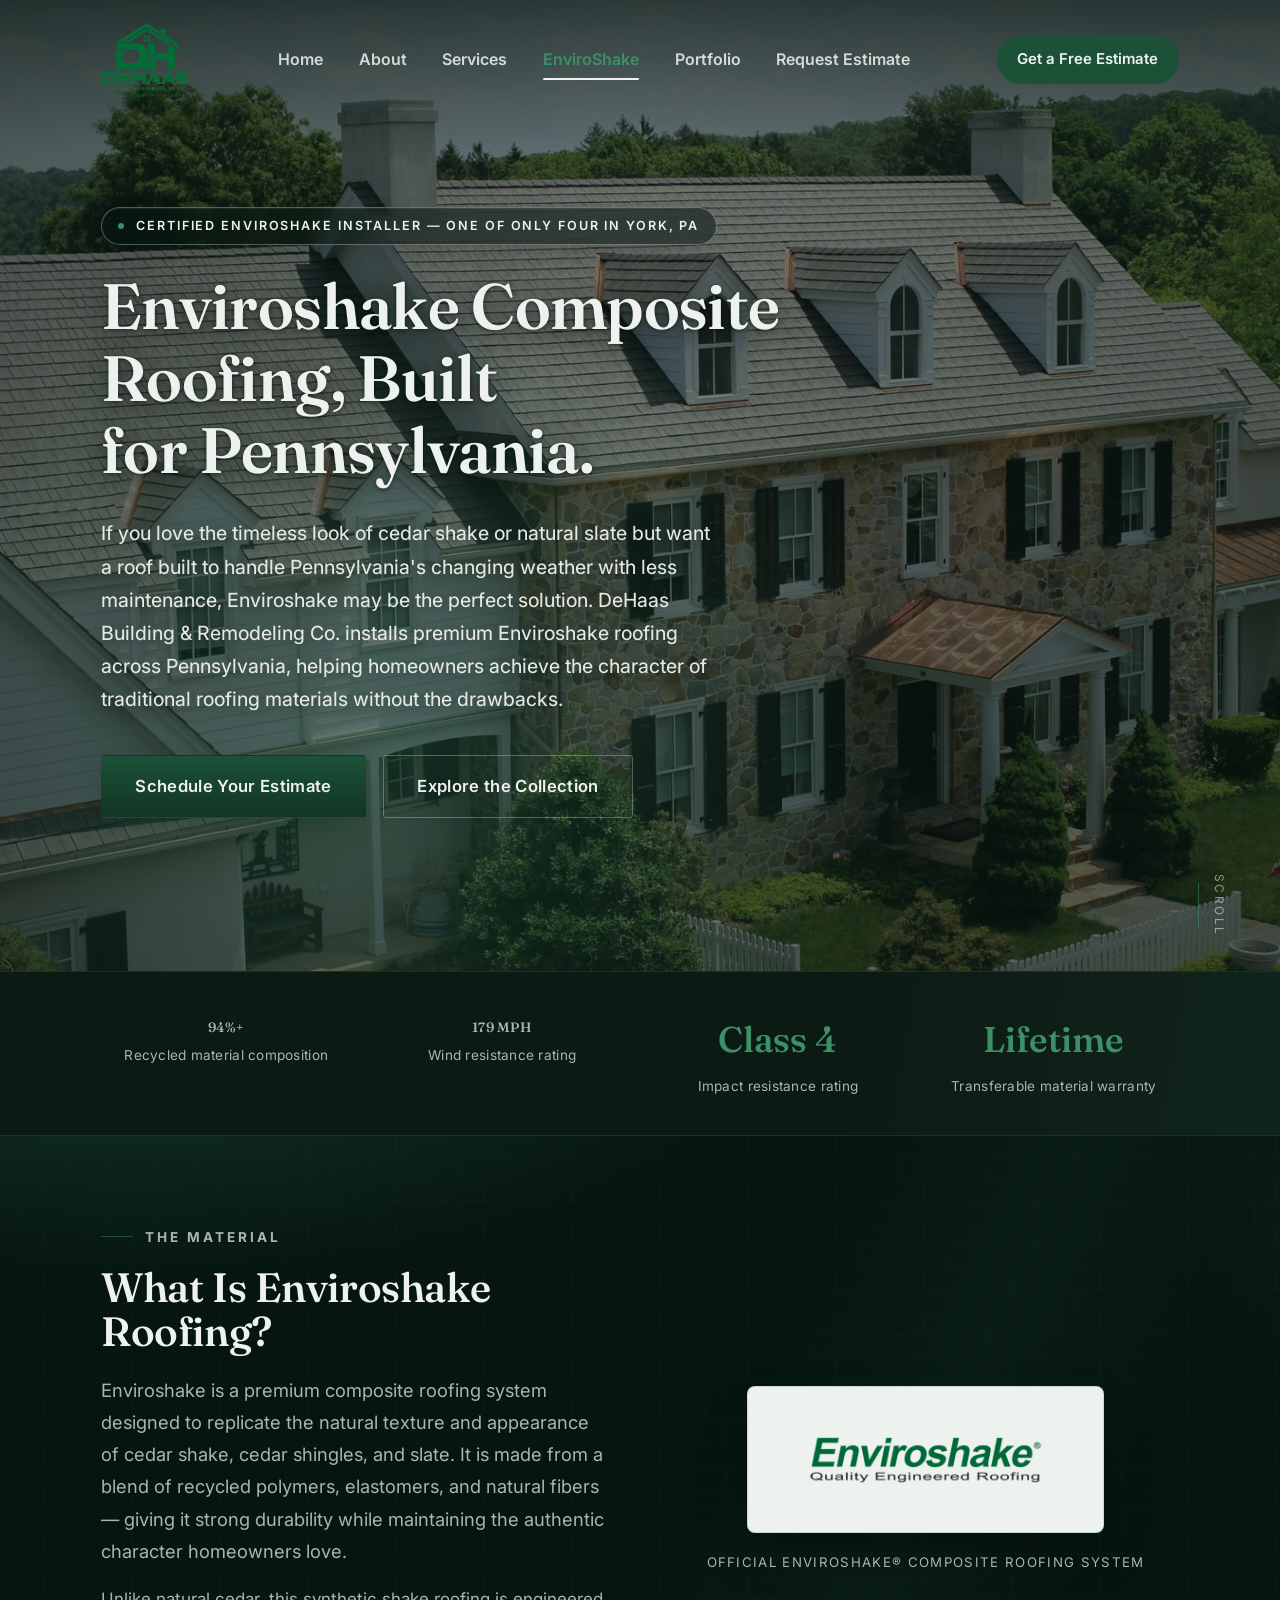
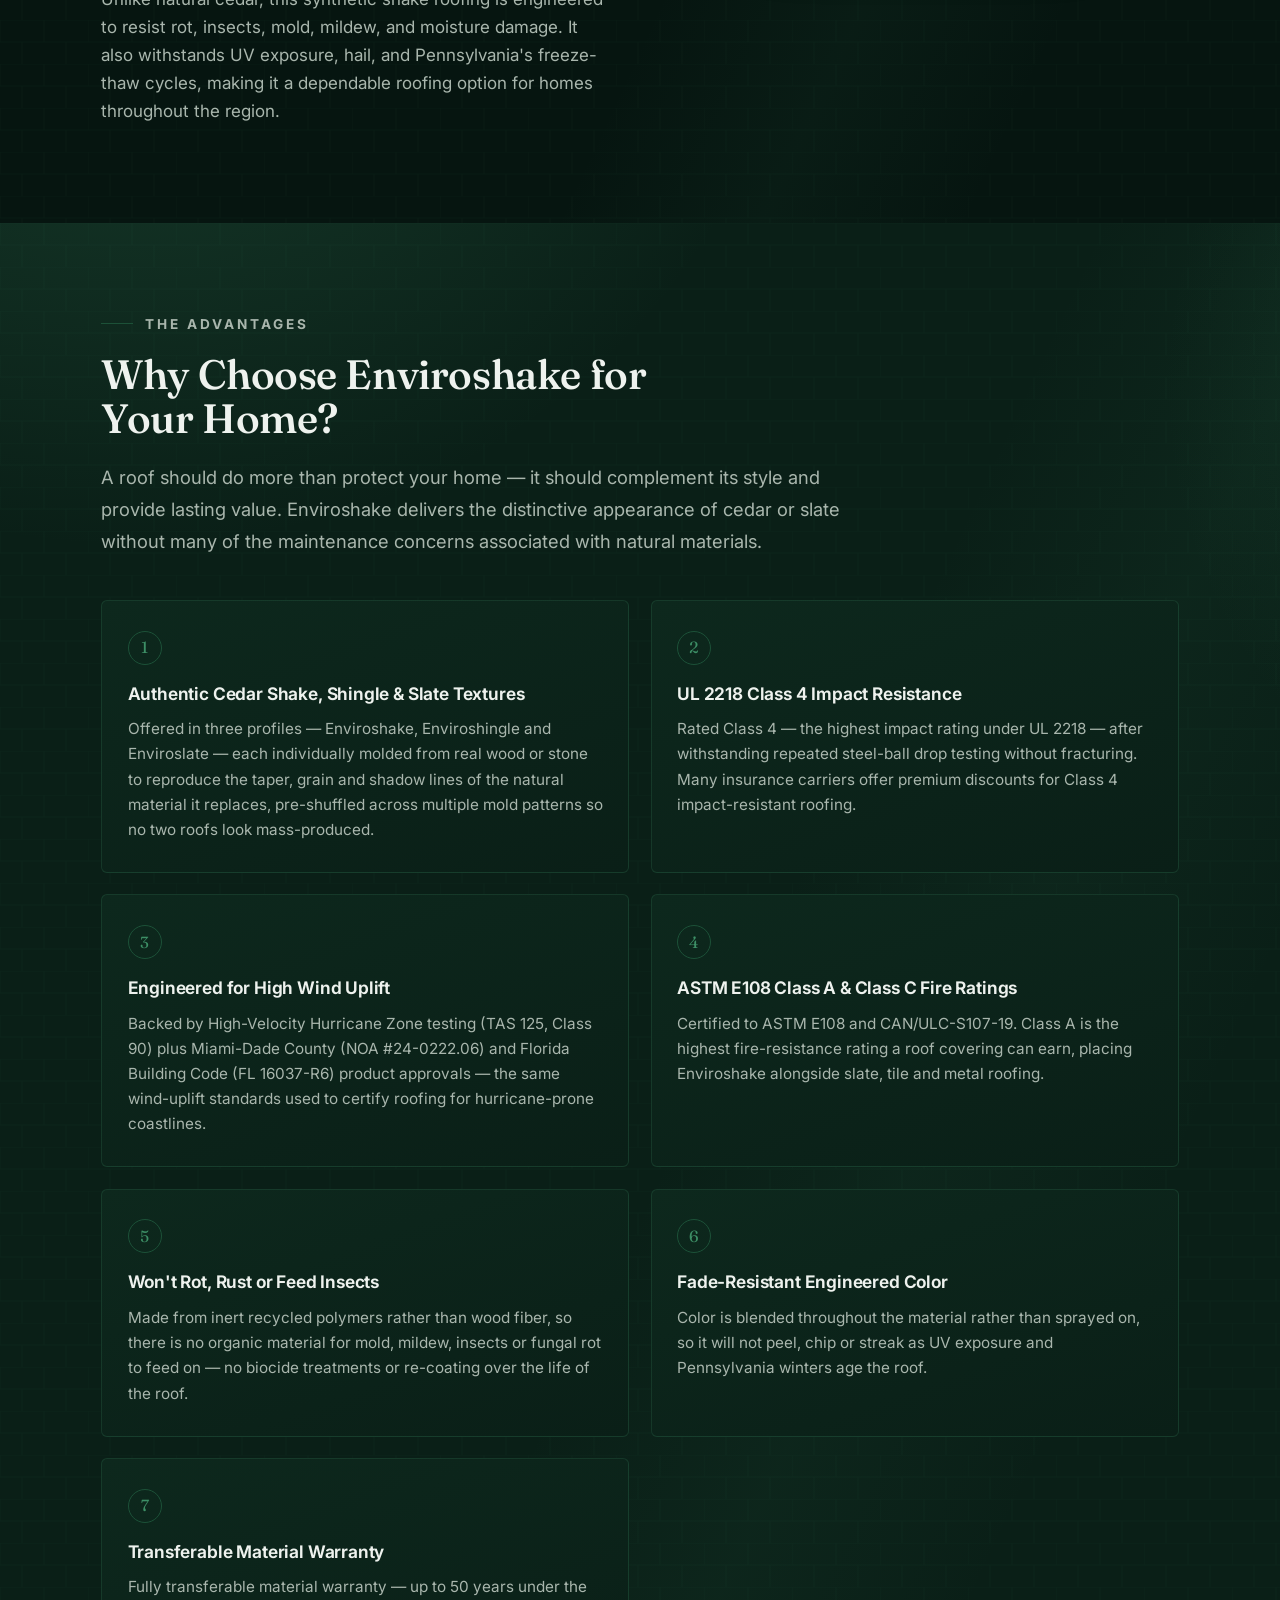
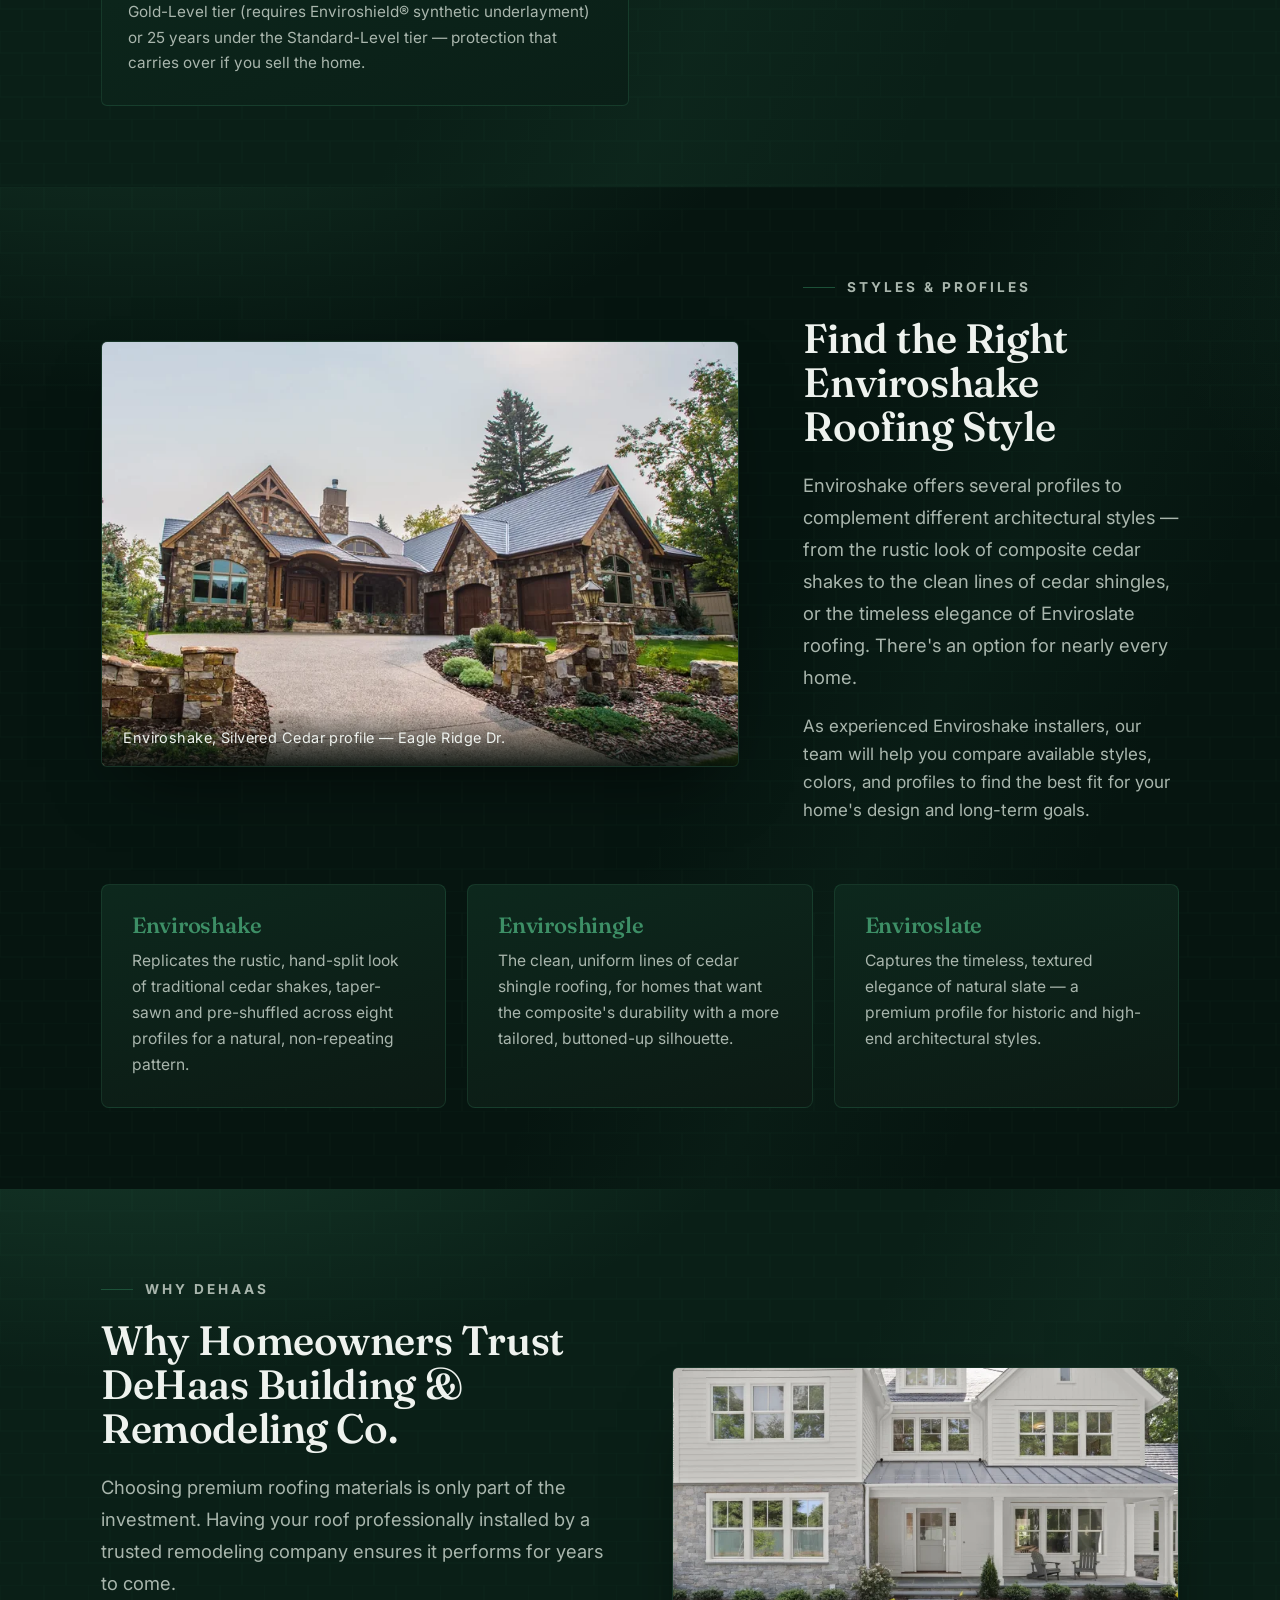
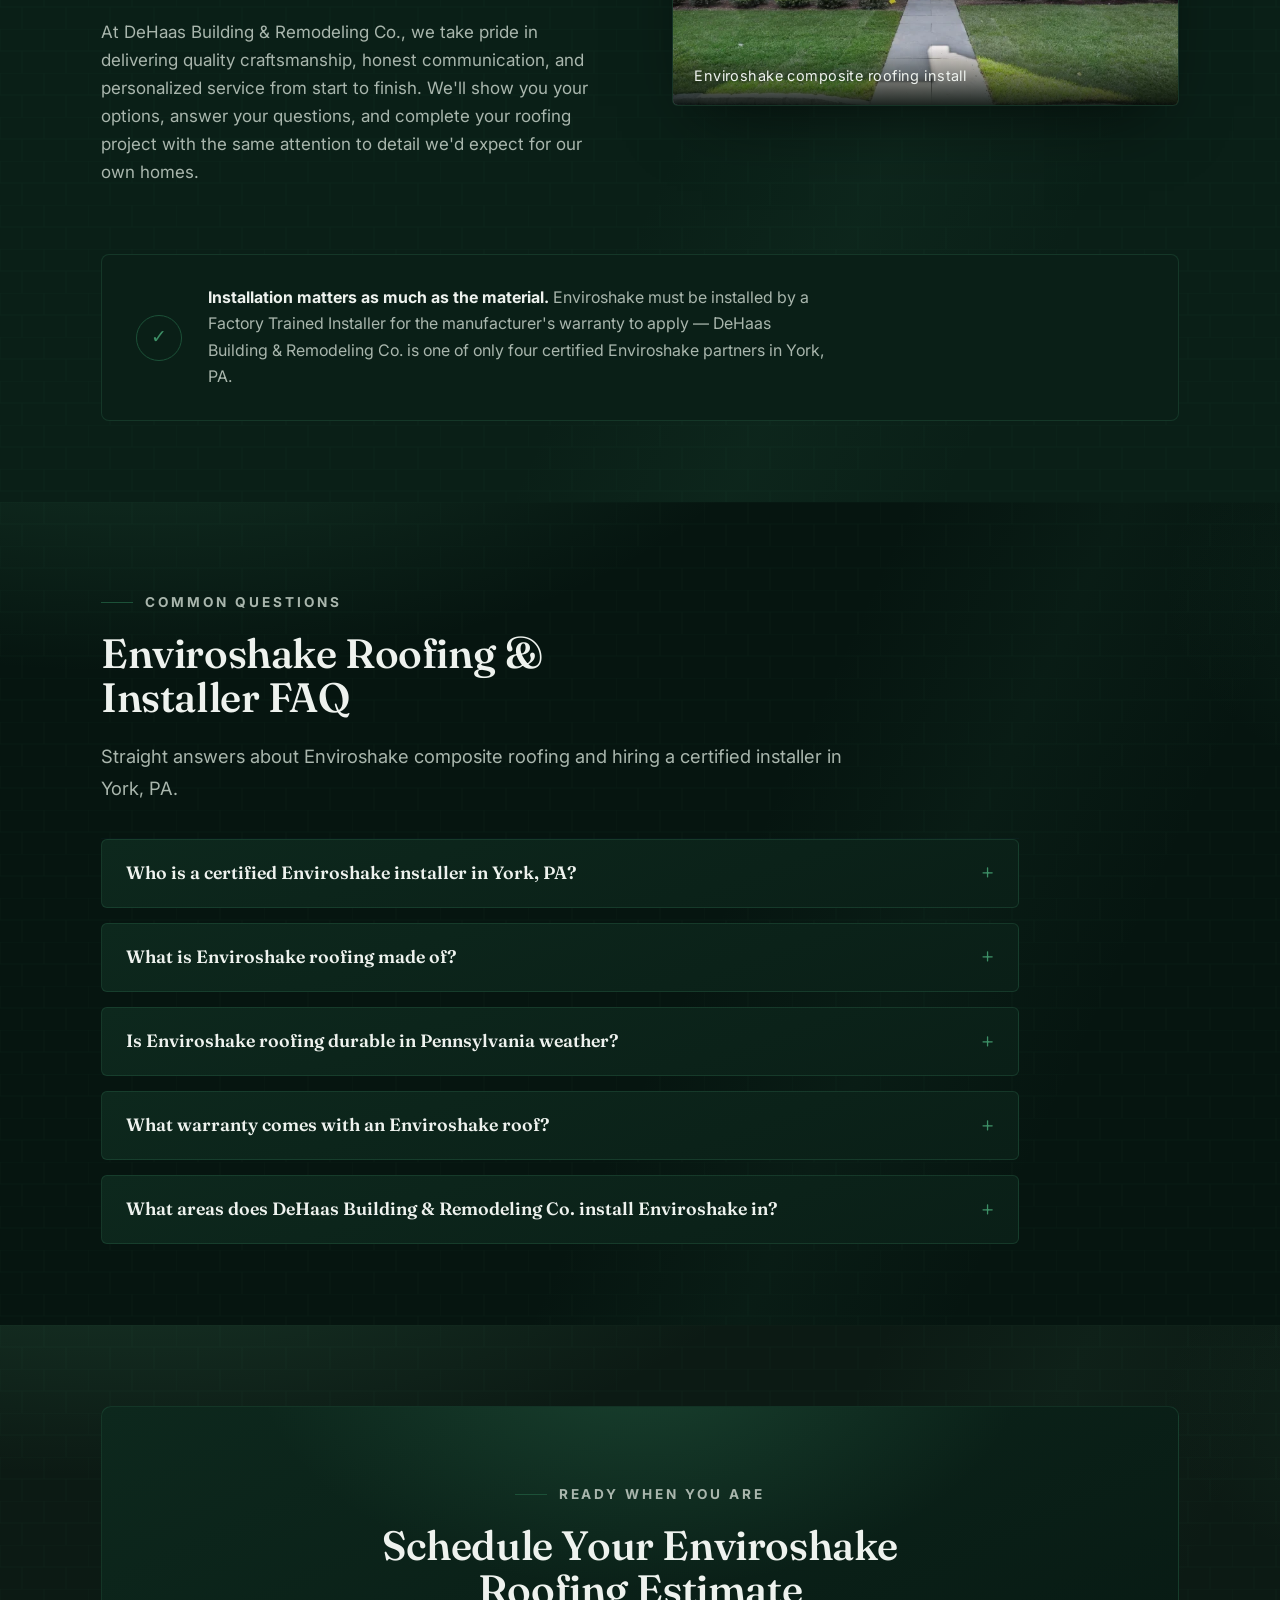
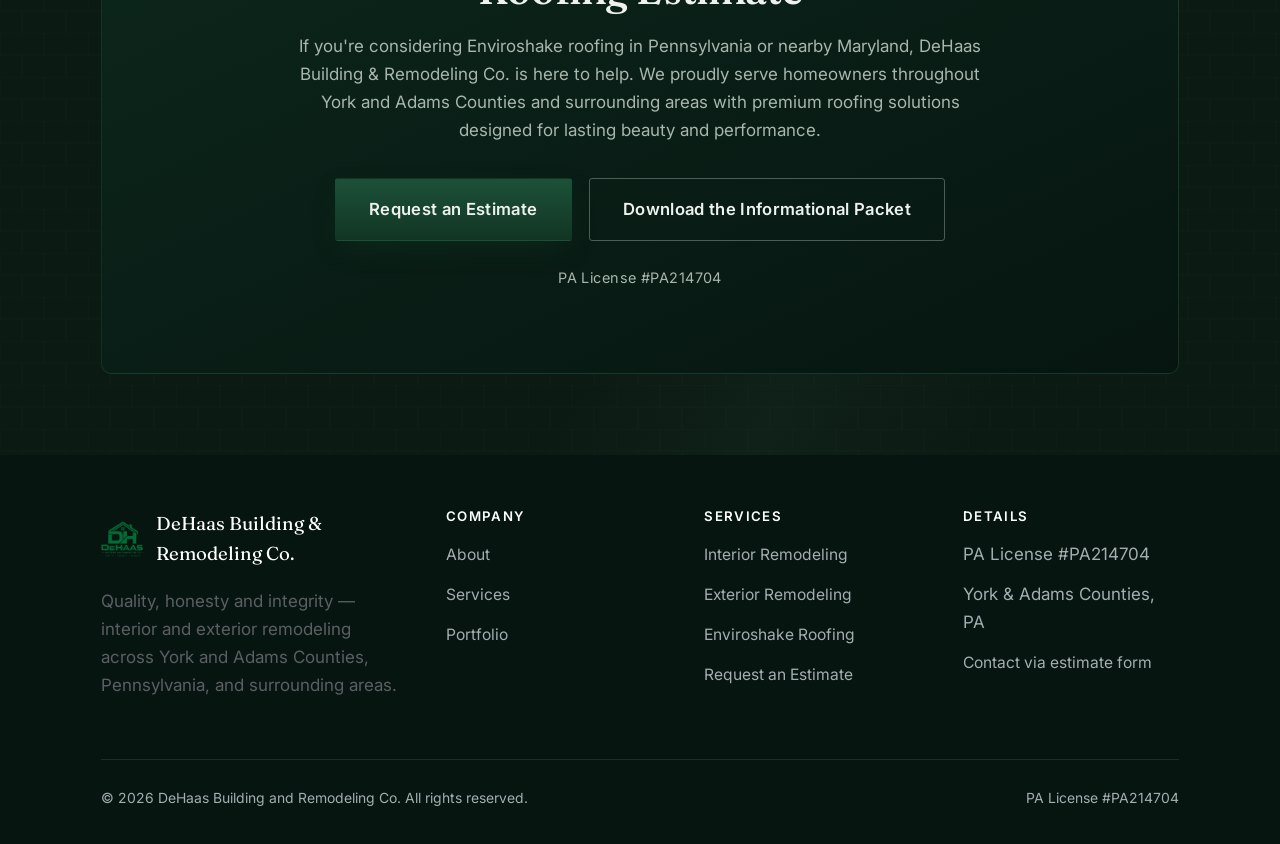
<file: enviroshake.html>
<!doctype html>
<html lang="en" class="no-js" style="background:#061510">
<head>
<meta charset="UTF-8" />
<script>
/* Set this as early as possible — before the browser gets a chance to run
   its own automatic scroll restoration — otherwise a race lets it win and
   the page can land scrolled to wherever a same-URL history entry left off. */
(function () {
  if ("scrollRestoration" in history) history.scrollRestoration = "manual";
  var HEADER_OFFSET = 96; // matches html { scroll-padding-top } in style.css
  var blurActive = function () {
    // a focused form field (e.g. restored by the browser on an estimate-page
    // revisit) can pull the viewport back down right after we scroll
    if (document.activeElement && document.activeElement.blur) document.activeElement.blur();
  };
  var jumpToTop = function () {
    blurActive();
    var prevBehavior = document.documentElement.style.scrollBehavior;
    document.documentElement.style.scrollBehavior = "auto";
    window.scrollTo(0, 0);
    document.documentElement.style.scrollBehavior = prevBehavior;
  };
  var jumpToHash = function () {
    var id = decodeURIComponent(location.hash.slice(1));
    var el = id && document.getElementById(id);
    if (!el) return false;
    blurActive();
    var prevBehavior = document.documentElement.style.scrollBehavior;
    document.documentElement.style.scrollBehavior = "auto";
    var y = el.getBoundingClientRect().top + window.pageYOffset - HEADER_OFFSET;
    window.scrollTo(0, Math.max(0, y));
    document.documentElement.style.scrollBehavior = prevBehavior;
    return true;
  };
  // when navigating to a section anchor (e.g. from another page's footer
  // link), keep landing on that section instead of snapping back to top —
  // and re-assert it below, since late images/fonts can reflow the page
  // and quietly drift the target section out from under the initial scroll.
  var settle = function () {
    if (!location.hash || !jumpToHash()) jumpToTop();
  };
  settle();
  // some mobile browsers apply their own scroll restoration slightly later
  // than this script runs (after DOM/asset load), which can silently undo
  // the jump above — reassert it at a couple of later checkpoints too.
  document.addEventListener("DOMContentLoaded", settle);
  window.addEventListener("load", settle);
  // final defensive check: late web-font swap, image reflow, or a browser's
  // own focus/autofill restoration can still nudge scroll after "load"
  window.addEventListener("load", function () {
    setTimeout(settle, 150);
  });
  window.addEventListener("pageshow", function (e) {
    if (e.persisted) settle();
  });
})();
</script>
<meta name="viewport" content="width=device-width, initial-scale=1" />
<title>Enviroshake Installer in York, PA | DeHaas Building and Remodeling Co.</title>
<meta name="description" content="DeHaas Building and Remodeling Co. is a certified Enviroshake installer in York, PA — one of only four certified Enviroshake partners in York, PA. Premium composite cedar shake, shingle and slate roofing for York and Adams Counties, PA and surrounding areas, including nearby Maryland." />
<link rel="canonical" href="https://dehaasremodeling.com/enviroshake.html" />
<meta property="og:type" content="website" />
<meta property="og:site_name" content="DeHaas Building and Remodeling Co." />
<meta property="og:title" content="Enviroshake Installer in York, PA | DeHaas Building and Remodeling Co." />
<meta property="og:description" content="Certified Enviroshake installer in York, PA — one of only four certified Enviroshake partners in York, PA. Premium composite cedar shake, shingle and slate roofing." />
<meta property="og:url" content="https://dehaasremodeling.com/enviroshake.html" />
<meta property="og:image" content="https://dehaasremodeling.com/assets/img/enviroshake-jones-roof-1200.jpg" />
<meta name="twitter:card" content="summary_large_image" />
<meta name="twitter:title" content="Enviroshake Installer in York, PA | DeHaas Building and Remodeling Co." />
<meta name="twitter:description" content="Certified Enviroshake installer in York, PA, serving York and Adams Counties, Pennsylvania and surrounding areas, including nearby Maryland." />
<meta name="twitter:image" content="https://dehaasremodeling.com/assets/img/enviroshake-jones-roof-1200.jpg" />
<link rel="icon" href="assets/img/logo.png" />
<link rel="preconnect" href="https://fonts.googleapis.com" />
<link rel="preconnect" href="https://fonts.gstatic.com" crossorigin />
<link href="https://fonts.googleapis.com/css2?family=Fraunces:opsz,wght@9..144,500;9..144,560;9..144,620&family=Inter:wght@400;500;600;700&display=swap" rel="stylesheet" />
<link rel="stylesheet" href="assets/css/style.css" />
<link rel="preload" as="image" href="assets/img/enviroshake-eagle-ridge-1200.jpg" imagesrcset="assets/img/enviroshake-eagle-ridge-480.jpg 480w, assets/img/enviroshake-eagle-ridge-800.jpg 800w, assets/img/enviroshake-eagle-ridge-1200.jpg 1200w, assets/img/enviroshake-eagle-ridge-1600.jpg 1600w" imagesizes="(max-width:900px) 92vw, 46vw" fetchpriority="high" />
<script type="application/ld+json">
{
  "@context": "https://schema.org",
  "@type": "Service",
  "name": "Enviroshake Composite Roofing Installation",
  "serviceType": "Composite cedar shake and slate roofing installation",
  "provider": {
    "@type": "GeneralContractor",
    "@id": "https://dehaasremodeling.com/#business",
    "name": "DeHaas Building and Remodeling Co.",
    "url": "https://dehaasremodeling.com/"
  },
  "areaServed": [
    { "@type": "AdministrativeArea", "name": "York County, PA" },
    { "@type": "AdministrativeArea", "name": "Adams County, PA" },
    { "@type": "AdministrativeArea", "name": "Surrounding areas of South Central Pennsylvania and nearby Maryland" }
  ],
  "description": "DeHaas Building and Remodeling Co. is a certified Enviroshake installer in York, PA, and one of only four certified Enviroshake partners in York, PA, installing Enviroshake composite roofing across York and Adams Counties, Pennsylvania and surrounding areas, including nearby Maryland — a premium recycled-composite system that replicates cedar shake, cedar shingle and natural slate."
}
</script>
<script type="application/ld+json">
{
  "@context": "https://schema.org",
  "@type": "BreadcrumbList",
  "itemListElement": [
    { "@type": "ListItem", "position": 1, "name": "Home", "item": "https://dehaasremodeling.com/" },
    { "@type": "ListItem", "position": 2, "name": "EnviroShake", "item": "https://dehaasremodeling.com/enviroshake.html" }
  ]
}
</script>
<script type="application/ld+json">
{
  "@context": "https://schema.org",
  "@type": "FAQPage",
  "mainEntity": [
    {
      "@type": "Question",
      "name": "Who is a certified Enviroshake installer in York, PA?",
      "acceptedAnswer": {
        "@type": "Answer",
        "text": "DeHaas Building and Remodeling Co. is a certified Enviroshake installer based in York, PA, and one of only four certified Enviroshake partners in York, PA. Owner Joshua DeHaas brings 18 years of hands-on residential construction experience and installs Enviroshake composite roofing across York and Adams Counties, Pennsylvania."
      }
    },
    {
      "@type": "Question",
      "name": "What is Enviroshake roofing made of?",
      "acceptedAnswer": {
        "@type": "Answer",
        "text": "Enviroshake is a composite roofing system made from a blend of recycled polymers, elastomers and natural fibers, using roughly 95% post-industrial recycled material, engineered to replicate the look of cedar shake, cedar shingles and natural slate."
      }
    },
    {
      "@type": "Question",
      "name": "Is Enviroshake roofing durable in Pennsylvania weather?",
      "acceptedAnswer": {
        "@type": "Answer",
        "text": "Yes. Enviroshake is rated UL 2218 Class 4 for impact resistance, the highest rating, and carries ASTM E108 and CAN/ULC-S107-19 Class A and Class C fire ratings. It is engineered to withstand UV exposure, hail and Pennsylvania's freeze-thaw cycles without rotting, cracking or fading."
      }
    },
    {
      "@type": "Question",
      "name": "What warranty comes with an Enviroshake roof?",
      "acceptedAnswer": {
        "@type": "Answer",
        "text": "Enviroshake offers a fully transferable material warranty, up to 50 years under the Gold-Level tier (requires Enviroshield synthetic underlayment) or 25 years under the Standard-Level tier. The warranty requires installation by a Factory Trained Installer, which DeHaas Building and Remodeling Co. is."
      }
    },
    {
      "@type": "Question",
      "name": "What areas does DeHaas Building and Remodeling Co. install Enviroshake in?",
      "acceptedAnswer": {
        "@type": "Answer",
        "text": "DeHaas Building and Remodeling Co. installs Enviroshake composite roofing across York and Adams Counties, Pennsylvania, and surrounding areas, including nearby Maryland."
      }
    }
  ]
}
</script>
</head>
<body class="enviroshake-page">
<a class="skip-link" href="#main">Skip to content</a>

<header class="site-header">
  <div class="container nav-row">
    <a class="brand" href="index.html">
      <img src="assets/img/dehaas-logo-green.png" alt="DeHaas Building and Remodeling Co. logo" />
    </a>
    <nav class="nav-links" aria-label="Primary">
      <a href="index.html">Home</a>
      <a href="about.html">About</a>
      <a href="services.html">Services</a>
      <a href="enviroshake.html" aria-current="page">EnviroShake</a>
      <a href="portfolio.html">Portfolio</a>
      <a href="estimate.html">Request Estimate</a>
    </nav>
    <div class="nav-actions">
      <a class="btn btn-primary btn-sm" href="estimate.html">Get a Free Estimate</a>
      <button class="nav-toggle" aria-label="Open menu" aria-expanded="false" aria-controls="mobile-panel"><span class="bars"><span class="bar"></span><span class="bar"></span><span class="bar"></span></span></button>
    </div>
  </div>
</header>

<div class="mobile-panel" id="mobile-panel">
  <a href="index.html">Home</a>
  <a href="about.html">About</a>
  <a href="services.html">Services</a>
  <a href="enviroshake.html">EnviroShake</a>
  <a href="portfolio.html">Portfolio</a>
  <a href="estimate.html">Request Estimate</a>
  <a class="btn btn-primary btn-lg mp-cta" href="estimate.html">Get a Free Estimate</a>
  <p class="mp-meta">York &amp; Adams County, PA · PA License #PA214704</p>
</div>

<main id="main">

  <section class="es-hero">
    <div class="es-hero-media">
      <picture>
        <source type="image/webp" srcset="assets/img/enviroshake-jones-roof-480.webp 480w, assets/img/enviroshake-jones-roof-800.webp 800w, assets/img/enviroshake-jones-roof-1200.webp 1200w, assets/img/enviroshake-jones-roof-1600.webp 1600w" sizes="100vw" />
        <source type="image/jpeg" srcset="assets/img/enviroshake-jones-roof-480.jpg 480w, assets/img/enviroshake-jones-roof-800.jpg 800w, assets/img/enviroshake-jones-roof-1200.jpg 1200w, assets/img/enviroshake-jones-roof-1600.jpg 1600w" sizes="100vw" />
        <img class="progressive-img" src="assets/img/enviroshake-jones-roof-1200.jpg" decoding="async" alt="Home with a premium Enviroshake composite shake roof, copper-capped dormers and stone facade" fetchpriority="high" />
      </picture>
    </div>
    <div class="container es-hero-inner">
      <span class="es-badge"><span class="dot"></span>Certified Enviroshake Installer &mdash; One of Only Four in York, PA</span>
      <h1 data-reveal>Enviroshake Composite Roofing, Built for Pennsylvania.</h1>
      <p class="es-hero-lede" data-reveal>If you love the timeless look of cedar shake or natural slate but want a roof built to handle Pennsylvania's changing weather with less maintenance, Enviroshake may be the perfect solution. DeHaas Building &amp; Remodeling Co. installs premium Enviroshake roofing across Pennsylvania, helping homeowners achieve the character of traditional roofing materials without the drawbacks.</p>
      <div class="es-hero-actions" data-reveal>
        <a class="es-btn es-btn-primary" href="estimate.html">Schedule Your Estimate</a>
        <a class="es-btn es-btn-outline" href="#what-is-enviroshake">Explore the Collection</a>
      </div>
    </div>
    <div class="es-scroll-cue"><span>Scroll</span><span class="line"></span></div>
  </section>

  <div class="es-stats-bar">
    <div class="container es-stats">
      <div class="es-stat"><b><span data-count-to="95" data-suffix="%+">0</span></b><span>Recycled material composition</span></div>
      <div class="es-stat"><b><span data-count-to="180" data-suffix=" MPH">0</span></b><span>Wind resistance rating</span></div>
      <div class="es-stat"><b>Class 4</b><span>Impact resistance rating</span></div>
      <div class="es-stat"><b>Lifetime</b><span>Transferable material warranty</span></div>
    </div>
  </div>

  <section class="es-section es-depth" id="what-is-enviroshake">
    <div class="container es-split">
      <div>
        <p class="es-eyebrow">The Material</p>
        <h2 data-reveal>What Is Enviroshake Roofing?</h2>
        <p class="es-lede" data-reveal>Enviroshake is a premium composite roofing system designed to replicate the natural texture and appearance of cedar shake, cedar shingles, and slate. It is made from a blend of recycled polymers, elastomers, and natural fibers &mdash; giving it strong durability while maintaining the authentic character homeowners love.</p>
        <p data-reveal>Unlike natural cedar, this synthetic shake roofing is engineered to resist rot, insects, mold, mildew, and moisture damage. It also withstands UV exposure, hail, and Pennsylvania's freeze-thaw cycles, making it a dependable roofing option for homes throughout the region.</p>
      </div>
      <div class="es-split-media" data-reveal>
        <div class="es-logo-plaque-wrap">
          <div class="es-logo-plaque">
            <img src="assets/img/enviroshake-logo.png" alt="Enviroshake — Quality Engineered Roofing" />
          </div>
          <p class="es-logo-caption">Official Enviroshake&reg; Composite Roofing System</p>
        </div>
      </div>
    </div>
  </section>

  <section class="es-section es-section-alt es-depth">
    <div class="container">
      <div style="max-width:46rem" data-reveal>
        <p class="es-eyebrow">The Advantages</p>
        <h2>Why Choose Enviroshake for Your Home?</h2>
        <p class="es-lede">A roof should do more than protect your home &mdash; it should complement its style and provide lasting value. Enviroshake delivers the distinctive appearance of cedar or slate without many of the maintenance concerns associated with natural materials.</p>
      </div>
      <div class="es-benefits-grid" data-reveal-group>
        <div class="es-benefit-card" data-reveal>
          <span class="es-num">1</span>
          <h3>Authentic Cedar Shake, Shingle &amp; Slate Textures</h3>
          <p>Offered in three profiles &mdash; Enviroshake, Enviroshingle and Enviroslate &mdash; each individually molded from real wood or stone to reproduce the taper, grain and shadow lines of the natural material it replaces, pre-shuffled across multiple mold patterns so no two roofs look mass-produced.</p>
        </div>
        <div class="es-benefit-card" data-reveal>
          <span class="es-num">2</span>
          <h3>UL 2218 Class 4 Impact Resistance</h3>
          <p>Rated Class 4 &mdash; the highest impact rating under UL 2218 &mdash; after withstanding repeated steel-ball drop testing without fracturing. Many insurance carriers offer premium discounts for Class 4 impact-resistant roofing.</p>
        </div>
        <div class="es-benefit-card" data-reveal>
          <span class="es-num">3</span>
          <h3>Engineered for High Wind Uplift</h3>
          <p>Backed by High-Velocity Hurricane Zone testing (TAS 125, Class 90) plus Miami-Dade County (NOA #24-0222.06) and Florida Building Code (FL 16037-R6) product approvals &mdash; the same wind-uplift standards used to certify roofing for hurricane-prone coastlines.</p>
        </div>
        <div class="es-benefit-card" data-reveal>
          <span class="es-num">4</span>
          <h3>ASTM E108 Class A &amp; Class C Fire Ratings</h3>
          <p>Certified to ASTM E108 and CAN/ULC-S107-19. Class A is the highest fire-resistance rating a roof covering can earn, placing Enviroshake alongside slate, tile and metal roofing.</p>
        </div>
        <div class="es-benefit-card" data-reveal>
          <span class="es-num">5</span>
          <h3>Won't Rot, Rust or Feed Insects</h3>
          <p>Made from inert recycled polymers rather than wood fiber, so there is no organic material for mold, mildew, insects or fungal rot to feed on &mdash; no biocide treatments or re-coating over the life of the roof.</p>
        </div>
        <div class="es-benefit-card" data-reveal>
          <span class="es-num">6</span>
          <h3>Fade-Resistant Engineered Color</h3>
          <p>Color is blended throughout the material rather than sprayed on, so it will not peel, chip or streak as UV exposure and Pennsylvania winters age the roof.</p>
        </div>
        <div class="es-benefit-card" data-reveal>
          <span class="es-num">7</span>
          <h3>Transferable Material Warranty</h3>
          <p>Fully transferable material warranty &mdash; up to 50 years under the Gold-Level tier (requires Enviroshield&reg; synthetic underlayment) or 25 years under the Standard-Level tier &mdash; protection that carries over if you sell the home.</p>
        </div>
      </div>
    </div>
  </section>

  <section class="es-section es-depth">
    <div class="container es-split es-split-wide">
      <div class="es-split-media" data-reveal>
        <div class="es-frame">
          <picture>
            <source type="image/webp" srcset="assets/img/enviroshake-eagle-ridge-480.webp 480w, assets/img/enviroshake-eagle-ridge-800.webp 800w, assets/img/enviroshake-eagle-ridge-1200.webp 1200w, assets/img/enviroshake-eagle-ridge-1600.webp 1600w" sizes="(max-width:900px) 92vw, 46vw" />
            <source type="image/jpeg" srcset="assets/img/enviroshake-eagle-ridge-480.jpg 480w, assets/img/enviroshake-eagle-ridge-800.jpg 800w, assets/img/enviroshake-eagle-ridge-1200.jpg 1200w, assets/img/enviroshake-eagle-ridge-1600.jpg 1600w" sizes="(max-width:900px) 92vw, 46vw" />
            <img class="progressive-img" src="assets/img/enviroshake-eagle-ridge-1200.jpg" decoding="async" alt="Enviroshake silvered cedar profile roof on a stone home, Eagle Ridge Drive" loading="eager" fetchpriority="high" />
          </picture>
          <div class="es-frame-cap">Enviroshake, Silvered Cedar profile &mdash; Eagle Ridge Dr.</div>
        </div>
      </div>
      <div>
        <p class="es-eyebrow">Styles &amp; Profiles</p>
        <h2 data-reveal>Find the Right Enviroshake Roofing Style</h2>
        <p class="es-lede" data-reveal>Enviroshake offers several profiles to complement different architectural styles &mdash; from the rustic look of composite cedar shakes to the clean lines of cedar shingles, or the timeless elegance of Enviroslate roofing. There's an option for nearly every home.</p>
        <p data-reveal>As experienced Enviroshake installers, our team will help you compare available styles, colors, and profiles to find the best fit for your home's design and long-term goals.</p>
      </div>
    </div>
    <div class="container">
      <div class="es-profiles-grid" data-reveal-group>
        <div class="es-profile-card" data-reveal>
          <h3>Enviroshake</h3>
          <p>Replicates the rustic, hand-split look of traditional cedar shakes, taper-sawn and pre-shuffled across eight profiles for a natural, non-repeating pattern.</p>
        </div>
        <div class="es-profile-card" data-reveal>
          <h3>Enviroshingle</h3>
          <p>The clean, uniform lines of cedar shingle roofing, for homes that want the composite's durability with a more tailored, buttoned-up silhouette.</p>
        </div>
        <div class="es-profile-card" data-reveal>
          <h3>Enviroslate</h3>
          <p>Captures the timeless, textured elegance of natural slate &mdash; a premium profile for historic and high-end architectural styles.</p>
        </div>
      </div>
    </div>
  </section>

  <section class="es-section es-section-alt es-depth">
    <div class="container es-split reverse">
      <div class="es-split-media" data-reveal>
        <div class="es-frame">
          <picture>
            <source type="image/webp" srcset="assets/img/enviroshake-front-porch-480.webp 480w, assets/img/enviroshake-front-porch-800.webp 800w" sizes="(max-width:900px) 92vw, 46vw" />
            <source type="image/jpeg" srcset="assets/img/enviroshake-front-porch-480.jpg 480w, assets/img/enviroshake-front-porch-800.jpg 800w" sizes="(max-width:900px) 92vw, 46vw" />
            <img class="progressive-img" src="assets/img/enviroshake-front-porch-800.jpg" decoding="async" alt="Enviroshake composite roofing on a white farmhouse-style home with a covered front porch" loading="eager" fetchpriority="high" />
          </picture>
          <div class="es-frame-cap">Enviroshake composite roofing install</div>
        </div>
      </div>
      <div>
        <p class="es-eyebrow">Why DeHaas</p>
        <h2 data-reveal>Why Homeowners Trust DeHaas Building &amp; Remodeling Co.</h2>
        <p class="es-lede" data-reveal>Choosing premium roofing materials is only part of the investment. Having your roof professionally installed by a trusted remodeling company ensures it performs for years to come.</p>
        <p data-reveal>At DeHaas Building &amp; Remodeling Co., we take pride in delivering quality craftsmanship, honest communication, and personalized service from start to finish. We'll show you your options, answer your questions, and complete your roofing project with the same attention to detail we'd expect for our own homes.</p>
      </div>
    </div>
    <div class="container">
      <div class="es-info-strip" data-reveal>
        <span class="es-info-icon">&#10003;</span>
        <p><strong>Installation matters as much as the material.</strong> Enviroshake must be installed by a Factory Trained Installer for the manufacturer's warranty to apply &mdash; DeHaas Building &amp; Remodeling Co. is one of only four certified Enviroshake partners in York, PA.</p>
      </div>
    </div>
  </section>

  <section class="es-section es-depth" id="faq">
    <div class="container">
      <div style="max-width:46rem" data-reveal>
        <p class="es-eyebrow">Common Questions</p>
        <h2>Enviroshake Roofing &amp; Installer FAQ</h2>
        <p class="es-lede">Straight answers about Enviroshake composite roofing and hiring a certified installer in York, PA.</p>
      </div>
      <div class="faq-list" data-reveal-group>
        <details class="faq-item" data-reveal>
          <summary>Who is a certified Enviroshake installer in York, PA?</summary>
          <div class="faq-answer"><p>DeHaas Building &amp; Remodeling Co. is a certified Enviroshake installer based in York, PA, and one of only four certified Enviroshake partners in York, PA. Owner Joshua DeHaas brings 18 years of hands-on residential construction experience and installs Enviroshake composite roofing across York and Adams Counties, Pennsylvania.</p></div>
        </details>
        <details class="faq-item" data-reveal>
          <summary>What is Enviroshake roofing made of?</summary>
          <div class="faq-answer"><p>Enviroshake is a composite roofing system made from a blend of recycled polymers, elastomers and natural fibers, using roughly 95% post-industrial recycled material, engineered to replicate the look of cedar shake, cedar shingles and natural slate.</p></div>
        </details>
        <details class="faq-item" data-reveal>
          <summary>Is Enviroshake roofing durable in Pennsylvania weather?</summary>
          <div class="faq-answer"><p>Yes. Enviroshake is rated UL 2218 Class 4 for impact resistance &mdash; the highest rating &mdash; and carries ASTM E108 and CAN/ULC-S107-19 Class A and Class C fire ratings. It's engineered to withstand UV exposure, hail and Pennsylvania's freeze-thaw cycles without rotting, cracking or fading.</p></div>
        </details>
        <details class="faq-item" data-reveal>
          <summary>What warranty comes with an Enviroshake roof?</summary>
          <div class="faq-answer"><p>Enviroshake offers a fully transferable material warranty &mdash; up to 50 years under the Gold-Level tier (requires Enviroshield&reg; synthetic underlayment) or 25 years under the Standard-Level tier. That warranty requires installation by a Factory Trained Installer, which DeHaas Building &amp; Remodeling Co. is.</p></div>
        </details>
        <details class="faq-item" data-reveal>
          <summary>What areas does DeHaas Building &amp; Remodeling Co. install Enviroshake in?</summary>
          <div class="faq-answer"><p>DeHaas Building &amp; Remodeling Co. installs Enviroshake composite roofing across York and Adams Counties, Pennsylvania, and surrounding areas, including nearby Maryland. Request an estimate to confirm coverage for your specific address.</p></div>
        </details>
      </div>
    </div>
  </section>

  <section class="es-section es-section-espresso es-depth">
    <div class="container">
      <div class="es-cta-band" data-reveal>
        <p class="es-eyebrow" style="justify-content:center">Ready When You Are</p>
        <h2>Schedule Your Enviroshake Roofing Estimate</h2>
        <p>If you're considering Enviroshake roofing in Pennsylvania or nearby Maryland, DeHaas Building &amp; Remodeling Co. is here to help. We proudly serve homeowners throughout York and Adams Counties and surrounding areas with premium roofing solutions designed for lasting beauty and performance.</p>
        <div class="es-cta-actions">
          <a class="es-btn es-btn-primary" href="estimate.html">Request an Estimate</a>
          <a class="es-btn es-btn-outline" href="assets/downloads/enviroshake-informational-packet.pdf" download="enviroshake-informational-packet.pdf" data-packet-download>Download the Informational Packet</a>
        </div>
        <p class="es-license">PA License #PA214704</p>
      </div>
    </div>
  </section>

</main>

<footer class="site-footer">
  <div class="container">
    <div class="footer-grid">
      <div>
        <div class="footer-brand">
          <img src="assets/img/dehaas-logo-green.png" alt="" />
          <span>DeHaas Building &amp; Remodeling Co.</span>
        </div>
        <p style="max-width:32ch">Quality, honesty and integrity &mdash; interior and exterior remodeling across York and Adams Counties, Pennsylvania, and surrounding areas.</p>
      </div>
      <div class="footer-col">
        <h4>Company</h4>
        <ul>
          <li><a href="about.html">About</a></li>
          <li><a href="services.html">Services</a></li>
          <li><a href="portfolio.html">Portfolio</a></li>
        </ul>
      </div>
      <div class="footer-col">
        <h4>Services</h4>
        <ul>
          <li><a href="services.html#interior">Interior Remodeling</a></li>
          <li><a href="services.html#exterior">Exterior Remodeling</a></li>
          <li><a href="enviroshake.html">Enviroshake Roofing</a></li>
          <li><a href="estimate.html">Request an Estimate</a></li>
        </ul>
      </div>
      <div class="footer-col">
        <h4>Details</h4>
        <ul>
          <li>PA License #PA214704</li>
          <li>York &amp; Adams Counties, PA</li>
          <li><a href="estimate.html">Contact via estimate form</a></li>
        </ul>
      </div>
    </div>
    <div class="footer-bottom">
      <span>&copy; <span id="year"></span> DeHaas Building and Remodeling Co. All rights reserved.</span>
      <span>PA License #PA214704</span>
    </div>
  </div>
</footer>

<script>document.getElementById("year").textContent = new Date().getFullYear();</script>
<script src="assets/js/main.js"></script>
<script>
(function () {
  var links = document.querySelectorAll("a[data-packet-download]");
  if (!links.length || !window.claude || !window.claude.use) return;

  // The artifact preview sandbox can silently refuse a plain <a download>
  // click and a fetch() of a sibling file alike, so this loads the packet
  // as a same-origin <script> instead. If that channel is *also* blocked
  // (it doesn't always fire onerror), a short timeout catches the hang.
  // Whatever fails, the final fallback below opens the real PDF in a new
  // top-level tab, which isn't bound by the iframe's sandbox — so the
  // click always does something visible instead of silently no-op'ing.
  function loadPacketData() {
    if (window.__ENVIROSHAKE_PACKET_B64__) return Promise.resolve();
    return new Promise(function (resolve, reject) {
      var settled = false;
      var timer = setTimeout(function () {
        if (settled) return;
        settled = true;
        reject(new Error("packet data timed out"));
      }, 4000);
      var s = document.createElement("script");
      s.src = "assets/js/enviroshake-packet-data.js";
      s.onload = function () {
        if (settled) return;
        settled = true;
        clearTimeout(timer);
        window.__ENVIROSHAKE_PACKET_B64__ ? resolve() : reject(new Error("packet data script loaded empty"));
      };
      s.onerror = function () {
        if (settled) return;
        settled = true;
        clearTimeout(timer);
        reject(new Error("packet data failed to load"));
      };
      document.head.appendChild(s);
    });
  }

  function base64ToBlob(b64) {
    var binary = atob(b64);
    var bytes = new Uint8Array(binary.length);
    for (var i = 0; i < binary.length; i++) bytes[i] = binary.charCodeAt(i);
    return new Blob([bytes], { type: "application/pdf" });
  }

  links.forEach(function (link) {
    link.addEventListener("click", function (e) {
      e.preventDefault();
      var pdfHref = link.getAttribute("href");
      var fallback = function () { window.open(pdfHref, "_blank"); };
      window.claude.use("downloads").then(function (downloads) {
        if (!downloads) return fallback();
        return loadPacketData().then(function () {
          var blob = base64ToBlob(window.__ENVIROSHAKE_PACKET_B64__);
          return downloads.save({ filename: "enviroshake-informational-packet.pdf", data: blob });
        }).catch(fallback);
      }).catch(fallback);
    });
  });
})();
</script>
</body>
</html>
</file>
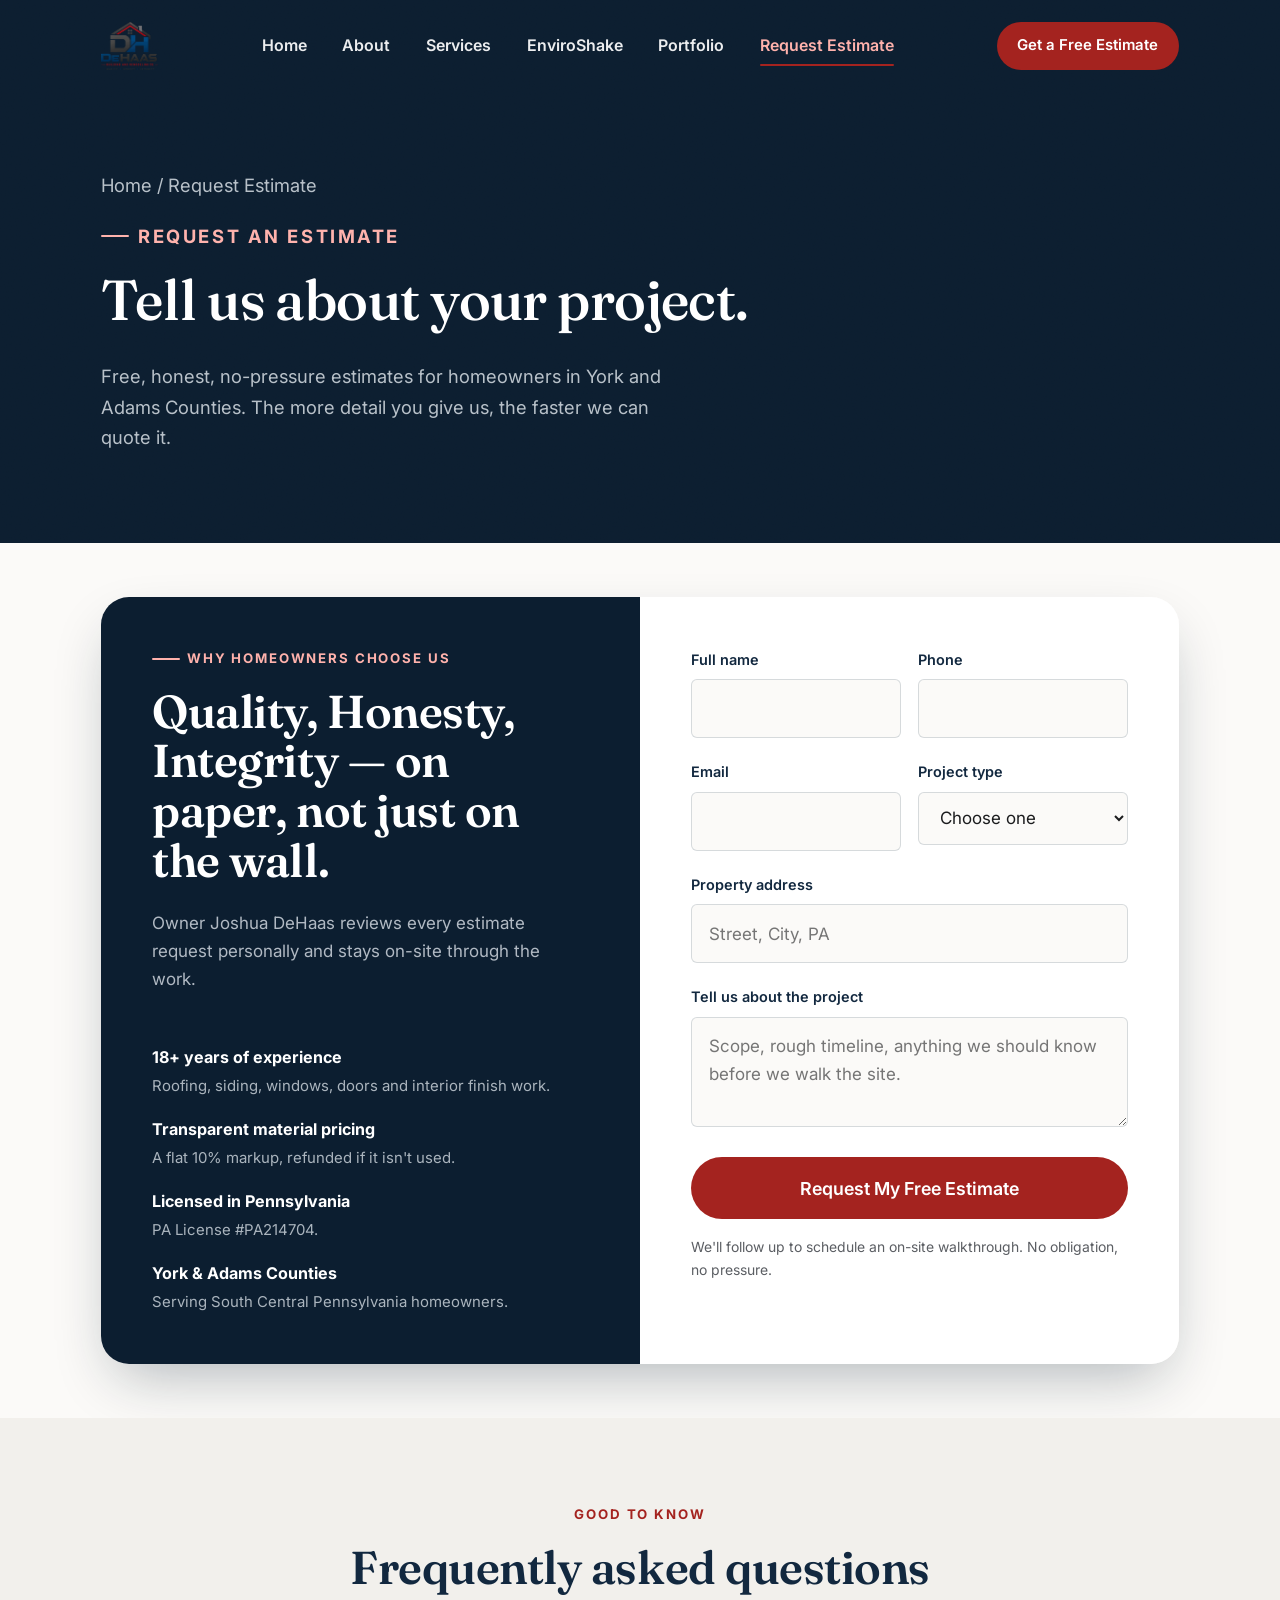
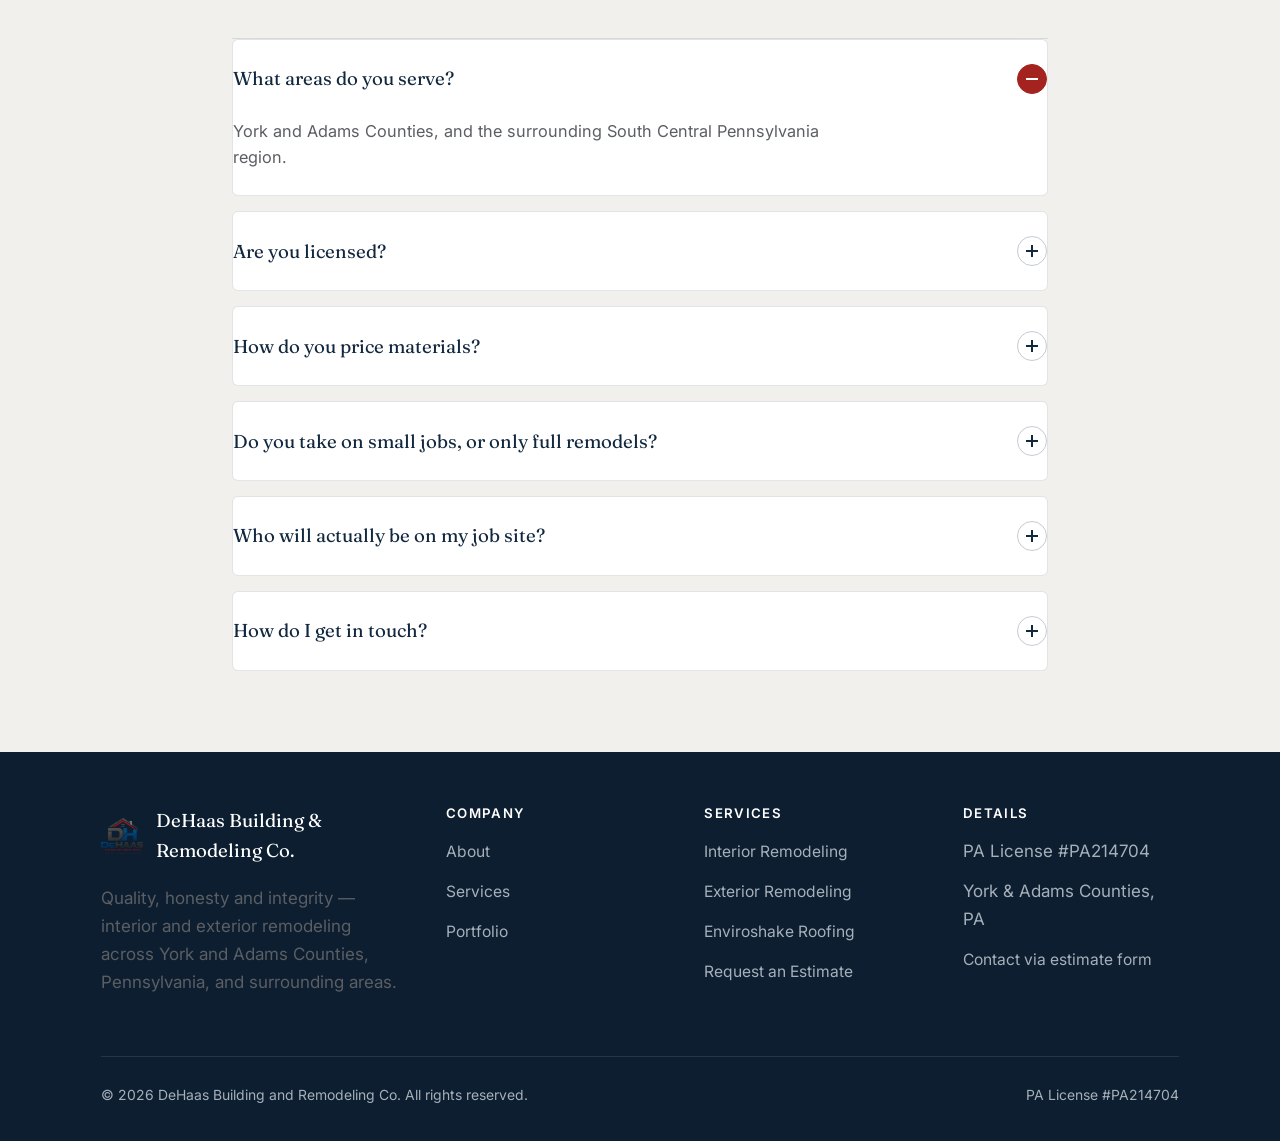
<file: estimate.html>
<!doctype html>
<html lang="en" class="no-js">
<head>
<meta charset="UTF-8" />
<script>
/* Set this as early as possible — before the browser gets a chance to run
   its own automatic scroll restoration — otherwise a race lets it win and
   the page can land scrolled to wherever a same-URL history entry left off. */
(function () {
  if ("scrollRestoration" in history) history.scrollRestoration = "manual";
  var HEADER_OFFSET = 96; // matches html { scroll-padding-top } in style.css
  var blurActive = function () {
    // a focused form field (e.g. restored by the browser on an estimate-page
    // revisit) can pull the viewport back down right after we scroll
    if (document.activeElement && document.activeElement.blur) document.activeElement.blur();
  };
  var jumpToTop = function () {
    blurActive();
    var prevBehavior = document.documentElement.style.scrollBehavior;
    document.documentElement.style.scrollBehavior = "auto";
    window.scrollTo(0, 0);
    document.documentElement.style.scrollBehavior = prevBehavior;
  };
  var jumpToHash = function () {
    var id = decodeURIComponent(location.hash.slice(1));
    var el = id && document.getElementById(id);
    if (!el) return false;
    blurActive();
    var prevBehavior = document.documentElement.style.scrollBehavior;
    document.documentElement.style.scrollBehavior = "auto";
    var y = el.getBoundingClientRect().top + window.pageYOffset - HEADER_OFFSET;
    window.scrollTo(0, Math.max(0, y));
    document.documentElement.style.scrollBehavior = prevBehavior;
    return true;
  };
  // when navigating to a section anchor (e.g. from another page's footer
  // link), keep landing on that section instead of snapping back to top —
  // and re-assert it below, since late images/fonts can reflow the page
  // and quietly drift the target section out from under the initial scroll.
  var settle = function () {
    if (!location.hash || !jumpToHash()) jumpToTop();
  };
  settle();
  // some mobile browsers apply their own scroll restoration slightly later
  // than this script runs (after DOM/asset load), which can silently undo
  // the jump above — reassert it at a couple of later checkpoints too.
  document.addEventListener("DOMContentLoaded", settle);
  window.addEventListener("load", settle);
  // final defensive check: late web-font swap, image reflow, or a browser's
  // own focus/autofill restoration can still nudge scroll after "load"
  window.addEventListener("load", function () {
    setTimeout(settle, 150);
  });
  window.addEventListener("pageshow", function (e) {
    if (e.persisted) settle();
  });
})();
</script>
<meta name="viewport" content="width=device-width, initial-scale=1" />
<title>Request a Free Estimate | DeHaas Building and Remodeling Co.</title>
<meta name="description" content="Request a free, honest estimate from DeHaas Building and Remodeling Co. — serving York and Adams Counties, PA. PA License #PA214704." />
<link rel="canonical" href="https://dehaasremodeling.com/estimate.html" />
<meta property="og:type" content="website" />
<meta property="og:site_name" content="DeHaas Building and Remodeling Co." />
<meta property="og:title" content="Request a Free Estimate | DeHaas Building and Remodeling Co." />
<meta property="og:description" content="Free, honest, no-pressure estimates for homeowners in York and Adams Counties, PA. PA License #PA214704." />
<meta property="og:url" content="https://dehaasremodeling.com/estimate.html" />
<meta property="og:image" content="https://dehaasremodeling.com/assets/img/exterior-addition-1200.jpg" />
<meta name="twitter:card" content="summary_large_image" />
<meta name="twitter:title" content="Request a Free Estimate | DeHaas Building and Remodeling Co." />
<meta name="twitter:description" content="Free, honest, no-pressure estimates for York and Adams Counties, PA." />
<meta name="twitter:image" content="https://dehaasremodeling.com/assets/img/exterior-addition-1200.jpg" />
<link rel="icon" href="assets/img/logo.png" />
<link rel="preconnect" href="https://fonts.googleapis.com" />
<link rel="preconnect" href="https://fonts.gstatic.com" crossorigin />
<link href="https://fonts.googleapis.com/css2?family=Fraunces:opsz,wght@9..144,500;9..144,560;9..144,620&family=Inter:wght@400;500;600;700&display=swap" rel="stylesheet" />
<link rel="stylesheet" href="assets/css/style.css" />
<script type="application/ld+json">
{
  "@context": "https://schema.org",
  "@type": "GeneralContractor",
  "@id": "https://dehaasremodeling.com/#business",
  "name": "DeHaas Building and Remodeling Co.",
  "url": "https://dehaasremodeling.com/",
  "logo": "https://dehaasremodeling.com/assets/img/logo.png",
  "image": "https://dehaasremodeling.com/assets/img/exterior-addition-1200.jpg",
  "description": "Family-run remodeling contractor led by owner Joshua DeHaas, serving York and Adams Counties, PA and surrounding areas, including nearby Maryland, with interior and exterior remodeling, roofing, siding, decks, windows, doors and certified Enviroshake roofing installation.",
  "areaServed": [
    { "@type": "AdministrativeArea", "name": "York County, PA" },
    { "@type": "AdministrativeArea", "name": "Adams County, PA" },
    { "@type": "AdministrativeArea", "name": "Surrounding areas of South Central Pennsylvania and nearby Maryland" }
  ],
  "address": {
    "@type": "PostalAddress",
    "addressRegion": "PA",
    "addressCountry": "US"
  },
  "founder": { "@type": "Person", "name": "Joshua DeHaas" },
  "foundingDate": "2017",
  "priceRange": "$$",
  "hasCredential": {
    "@type": "EducationalOccupationalCredential",
    "credentialCategory": "license",
    "identifier": "PA214704"
  }
}
</script>
<script type="application/ld+json">
{
  "@context": "https://schema.org",
  "@type": "BreadcrumbList",
  "itemListElement": [
    { "@type": "ListItem", "position": 1, "name": "Home", "item": "https://dehaasremodeling.com/" },
    { "@type": "ListItem", "position": 2, "name": "Request Estimate", "item": "https://dehaasremodeling.com/estimate.html" }
  ]
}
</script>
</head>
<body>
<a class="skip-link" href="#main">Skip to content</a>

<header class="site-header">
  <div class="container nav-row">
    <a class="brand" href="index.html">
      <img src="assets/img/logo.png" alt="DeHaas Building and Remodeling Co. logo" />
    </a>
    <nav class="nav-links" aria-label="Primary">
      <a href="index.html">Home</a>
      <a href="about.html">About</a>
      <a href="services.html">Services</a>
      <a href="enviroshake.html">EnviroShake</a>
      <a href="portfolio.html">Portfolio</a>
      <a href="estimate.html" aria-current="page">Request Estimate</a>
    </nav>
    <div class="nav-actions">
      <a class="btn btn-primary btn-sm" href="estimate.html">Get a Free Estimate</a>
      <button class="nav-toggle" aria-label="Open menu" aria-expanded="false" aria-controls="mobile-panel"><span class="bars"><span class="bar"></span><span class="bar"></span><span class="bar"></span></span></button>
    </div>
  </div>
</header>

<div class="mobile-panel" id="mobile-panel">
  <a href="index.html">Home</a>
  <a href="about.html">About</a>
  <a href="services.html">Services</a>
  <a href="enviroshake.html">EnviroShake</a>
  <a href="portfolio.html">Portfolio</a>
  <a href="estimate.html">Request Estimate</a>
  <a class="btn btn-primary btn-lg mp-cta" href="estimate.html">Get a Free Estimate</a>
  <p class="mp-meta">York &amp; Adams County, PA · PA License #PA214704</p>
</div>

<main id="main">

  <section class="page-hero glow-surface grain">
    <div class="container">
      <p class="breadcrumb"><a href="index.html">Home</a> / Request Estimate</p>
      <p class="eyebrow" style="color:#ffb2ac">Request an Estimate</p>
      <h1 data-reveal>Tell us about your project.</h1>
      <p>Free, honest, no-pressure estimates for homeowners in York and Adams Counties. The more detail you give us, the faster we can quote it.</p>
    </div>
  </section>

  <section class="section-tight">
    <div class="container">
      <div class="estimate-shell" data-reveal>
        <div class="estimate-info">
          <p class="eyebrow" style="color:#ffb2ac">Why Homeowners Choose Us</p>
          <h2>Quality, Honesty, Integrity &mdash; on paper, not just on the wall.</h2>
          <p>Owner Joshua DeHaas reviews every estimate request personally and stays on-site through the work.</p>
          <ul>
            <li><b>18+ years of experience</b><span>Roofing, siding, windows, doors and interior finish work.</span></li>
            <li><b>Transparent material pricing</b><span>A flat 10% markup, refunded if it isn't used.</span></li>
            <li><b>Licensed in Pennsylvania</b><span>PA License #PA214704.</span></li>
            <li><b>York &amp; Adams Counties</b><span>Serving South Central Pennsylvania homeowners.</span></li>
          </ul>
        </div>
        <div class="estimate-form">
          <form id="estimate-form" novalidate>
            <!-- FormSubmit.co config — see README "Request-Estimate Leads" for setup -->
            <input type="hidden" name="_subject" value="New estimate request — DeHaas Building and Remodeling" />
            <input type="hidden" name="_template" value="table" />
            <input type="text" name="_honey" style="display:none" tabindex="-1" autocomplete="off" aria-hidden="true" />
            <div class="field-row">
              <div class="field">
                <label for="name">Full name</label>
                <input id="name" name="name" type="text" autocomplete="name" required />
              </div>
              <div class="field">
                <label for="phone">Phone</label>
                <input id="phone" name="phone" type="tel" autocomplete="tel" required />
              </div>
            </div>
            <div class="field-row">
              <div class="field">
                <label for="email">Email</label>
                <input id="email" name="email" type="email" autocomplete="email" required />
              </div>
              <div class="field">
                <label for="project">Project type</label>
                <select id="project" name="project" required>
                  <option value="" disabled selected>Choose one</option>
                  <option>Kitchen Remodel</option>
                  <option>Bathroom Remodel</option>
                  <option>Basement Finishing</option>
                  <option>Interior Renovation</option>
                  <option>Siding</option>
                  <option>Deck</option>
                  <option>Windows &amp; Doors</option>
                  <option>Roofing Repair</option>
                  <option>Roof Replacement</option>
                  <option>Something else</option>
                </select>
              </div>
            </div>
            <div class="field">
              <label for="address">Property address</label>
              <input id="address" name="address" type="text" autocomplete="street-address" placeholder="Street, City, PA" required />
            </div>
            <div class="field">
              <label for="message">Tell us about the project</label>
              <textarea id="message" name="message" placeholder="Scope, rough timeline, anything we should know before we walk the site."></textarea>
            </div>
            <button class="btn btn-primary btn-block btn-lg" type="submit">Request My Free Estimate</button>
            <p class="form-note">We'll follow up to schedule an on-site walkthrough. No obligation, no pressure.</p>
            <div class="form-success" role="status">
              <strong>Thanks &mdash; request sent.</strong> We'll follow up to schedule an on-site walkthrough.
            </div>
            <div class="form-error" role="alert">
              <strong>Something went wrong.</strong> Please call or try again in a moment &mdash; your details weren't lost, just not sent yet.
            </div>
          </form>
        </div>
      </div>
    </div>
  </section>

  <section class="section-dim">
    <div class="container">
      <div class="section-head center" data-reveal>
        <p class="eyebrow">Good To Know</p>
        <h2>Frequently asked questions</h2>
      </div>
      <div class="faq-list" style="max-width:48rem;margin-inline:auto" data-reveal>
        <div class="faq-item" data-open="true">
          <button class="faq-q"><span>What areas do you serve?</span><span class="plus"></span></button>
          <div class="faq-a"><p>York and Adams Counties, and the surrounding South Central Pennsylvania region.</p></div>
        </div>
        <div class="faq-item" data-open="false">
          <button class="faq-q"><span>Are you licensed?</span><span class="plus"></span></button>
          <div class="faq-a"><p>Yes &mdash; PA License #PA214704.</p></div>
        </div>
        <div class="faq-item" data-open="false">
          <button class="faq-q"><span>How do you price materials?</span><span class="plus"></span></button>
          <div class="faq-a"><p>We add a flat 10% markup to materials, and refund it on anything that isn't used on your project. No hidden padding.</p></div>
        </div>
        <div class="faq-item" data-open="false">
          <button class="faq-q"><span>Do you take on small jobs, or only full remodels?</span><span class="plus"></span></button>
          <div class="faq-a"><p>Both. Joshua commits to the same craftsmanship regardless of project size &mdash; a single repair gets the same attention as a full renovation.</p></div>
        </div>
        <div class="faq-item" data-open="false">
          <button class="faq-q"><span>Who will actually be on my job site?</span><span class="plus"></span></button>
          <div class="faq-a"><p>Owner Joshua DeHaas remains personally involved on-site throughout the project.</p></div>
        </div>
        <div class="faq-item" data-open="false">
          <button class="faq-q"><span>How do I get in touch?</span><span class="plus"></span></button>
          <div class="faq-a"><p>Submit the form above with your contact details and project info &mdash; we follow up directly to schedule a walkthrough and estimate.</p></div>
        </div>
      </div>
    </div>
  </section>

</main>

<footer class="site-footer">
  <div class="container">
    <div class="footer-grid">
      <div>
        <div class="footer-brand">
          <img src="assets/img/logo.png" alt="" />
          <span>DeHaas Building &amp; Remodeling Co.</span>
        </div>
        <p style="max-width:32ch">Quality, honesty and integrity &mdash; interior and exterior remodeling across York and Adams Counties, Pennsylvania, and surrounding areas.</p>
      </div>
      <div class="footer-col">
        <h4>Company</h4>
        <ul>
          <li><a href="about.html">About</a></li>
          <li><a href="services.html">Services</a></li>
          <li><a href="portfolio.html">Portfolio</a></li>
        </ul>
      </div>
      <div class="footer-col">
        <h4>Services</h4>
        <ul>
          <li><a href="services.html#interior">Interior Remodeling</a></li>
          <li><a href="services.html#exterior">Exterior Remodeling</a></li>
          <li><a href="enviroshake.html">Enviroshake Roofing</a></li>
          <li><a href="estimate.html">Request an Estimate</a></li>
        </ul>
      </div>
      <div class="footer-col">
        <h4>Details</h4>
        <ul>
          <li>PA License #PA214704</li>
          <li>York &amp; Adams Counties, PA</li>
          <li><a href="estimate.html">Contact via estimate form</a></li>
        </ul>
      </div>
    </div>
    <div class="footer-bottom">
      <span>&copy; <span id="year"></span> DeHaas Building and Remodeling Co. All rights reserved.</span>
      <span>PA License #PA214704</span>
    </div>
  </div>
</footer>

<script>document.getElementById("year").textContent = new Date().getFullYear();</script>
<script src="assets/js/main.js"></script>
</body>
</html>
</file>
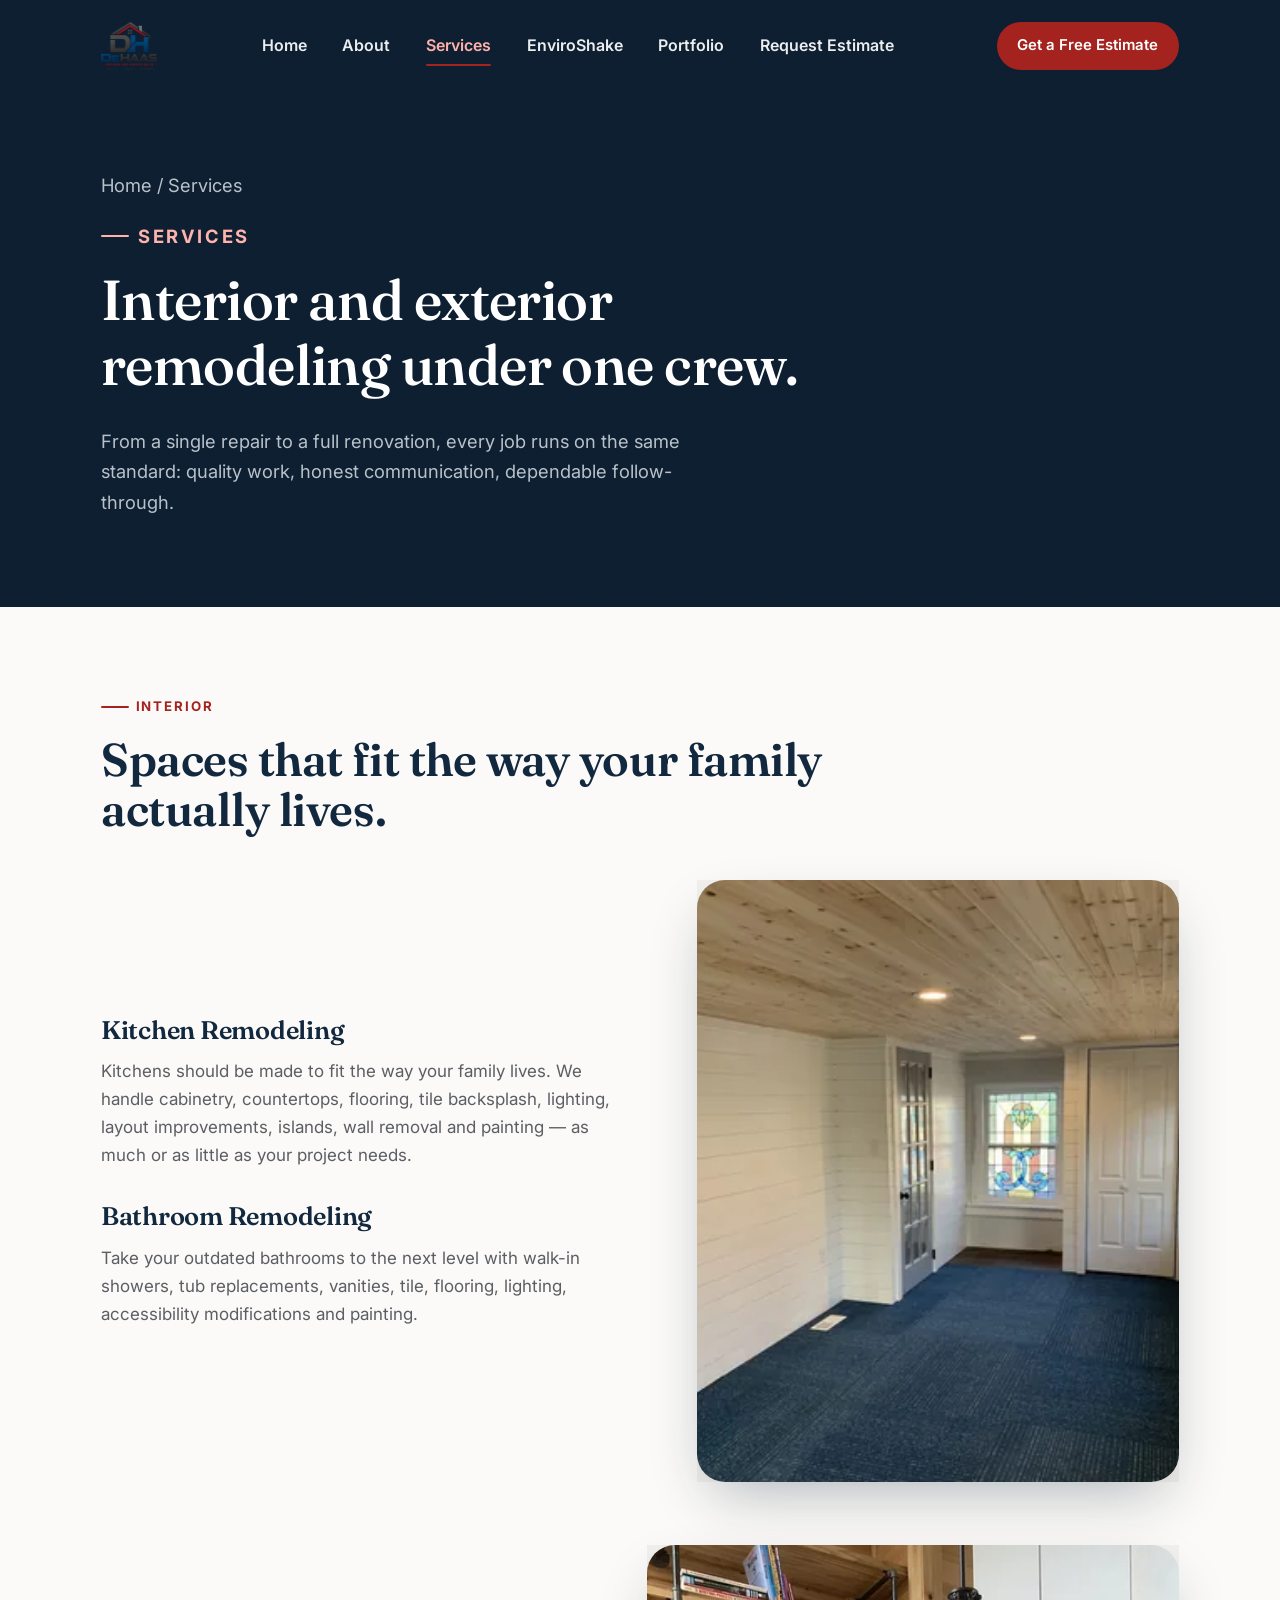
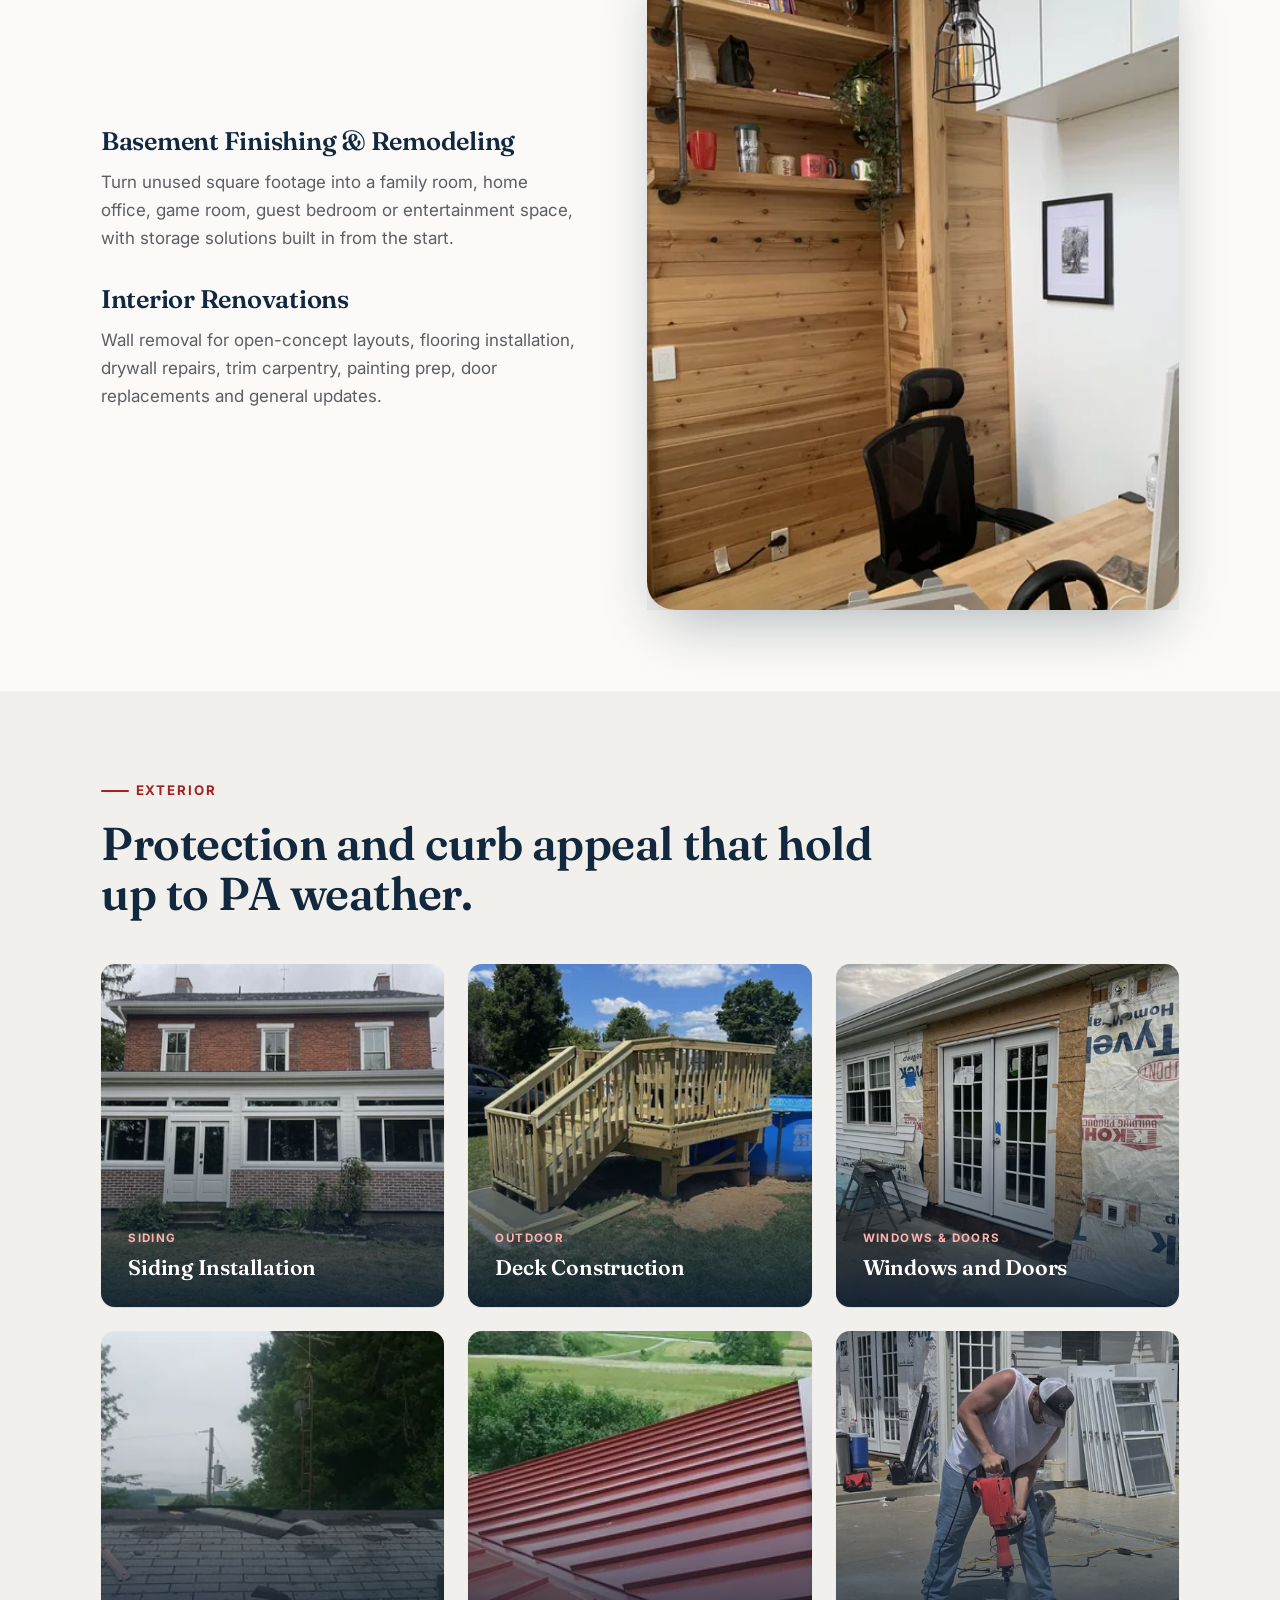
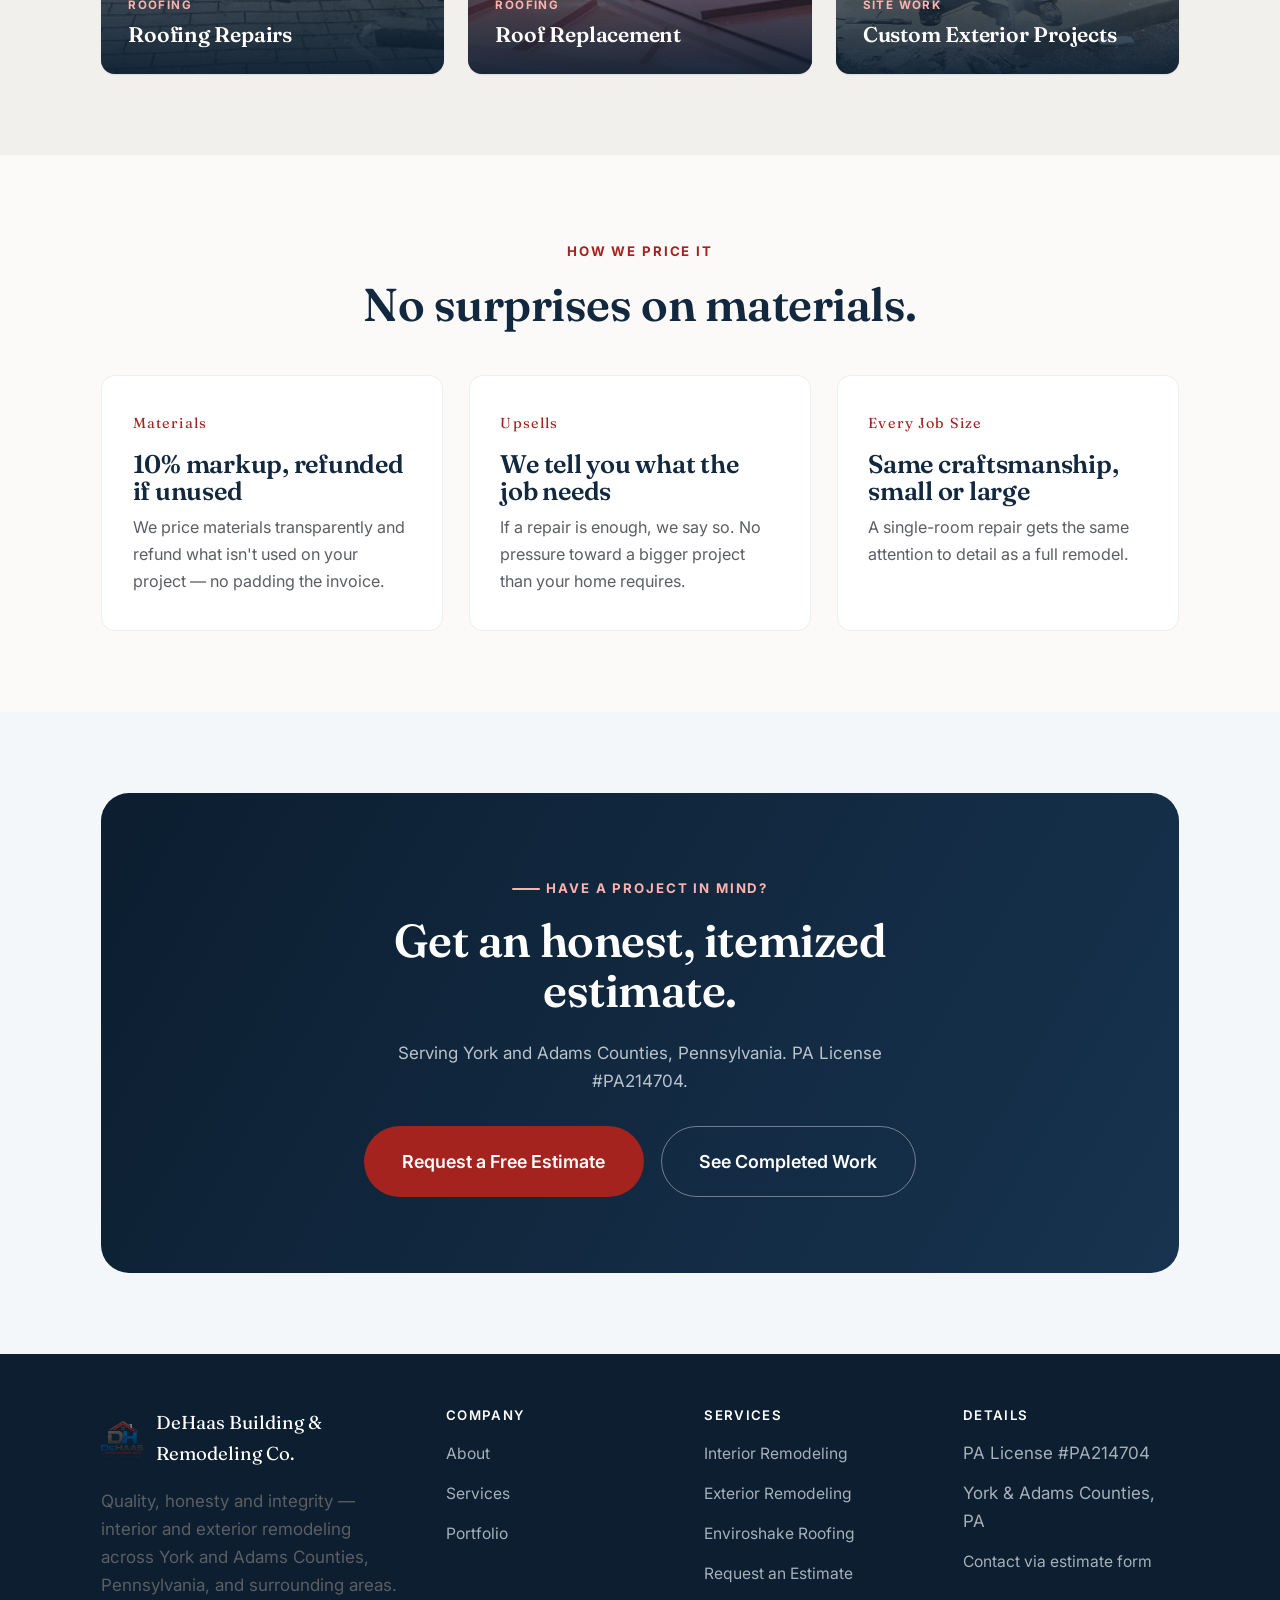
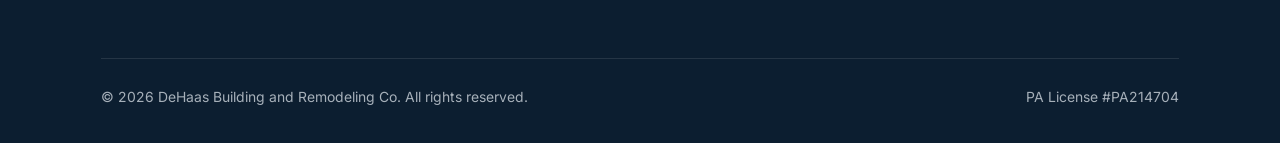
<file: services.html>
<!doctype html>
<html lang="en" class="no-js">
<head>
<meta charset="UTF-8" />
<script>
/* Set this as early as possible — before the browser gets a chance to run
   its own automatic scroll restoration — otherwise a race lets it win and
   the page can land scrolled to wherever a same-URL history entry left off. */
(function () {
  if ("scrollRestoration" in history) history.scrollRestoration = "manual";
  var HEADER_OFFSET = 96; // matches html { scroll-padding-top } in style.css
  var blurActive = function () {
    // a focused form field (e.g. restored by the browser on an estimate-page
    // revisit) can pull the viewport back down right after we scroll
    if (document.activeElement && document.activeElement.blur) document.activeElement.blur();
  };
  var jumpToTop = function () {
    blurActive();
    var prevBehavior = document.documentElement.style.scrollBehavior;
    document.documentElement.style.scrollBehavior = "auto";
    window.scrollTo(0, 0);
    document.documentElement.style.scrollBehavior = prevBehavior;
  };
  var jumpToHash = function () {
    var id = decodeURIComponent(location.hash.slice(1));
    var el = id && document.getElementById(id);
    if (!el) return false;
    blurActive();
    var prevBehavior = document.documentElement.style.scrollBehavior;
    document.documentElement.style.scrollBehavior = "auto";
    var y = el.getBoundingClientRect().top + window.pageYOffset - HEADER_OFFSET;
    window.scrollTo(0, Math.max(0, y));
    document.documentElement.style.scrollBehavior = prevBehavior;
    return true;
  };
  // when navigating to a section anchor (e.g. from another page's footer
  // link), keep landing on that section instead of snapping back to top —
  // and re-assert it below, since late images/fonts can reflow the page
  // and quietly drift the target section out from under the initial scroll.
  var settle = function () {
    if (!location.hash || !jumpToHash()) jumpToTop();
  };
  settle();
  // some mobile browsers apply their own scroll restoration slightly later
  // than this script runs (after DOM/asset load), which can silently undo
  // the jump above — reassert it at a couple of later checkpoints too.
  document.addEventListener("DOMContentLoaded", settle);
  window.addEventListener("load", settle);
  // final defensive check: late web-font swap, image reflow, or a browser's
  // own focus/autofill restoration can still nudge scroll after "load"
  window.addEventListener("load", function () {
    setTimeout(settle, 150);
  });
  window.addEventListener("pageshow", function (e) {
    if (e.persisted) settle();
  });
})();
</script>
<meta name="viewport" content="width=device-width, initial-scale=1" />
<title>Services | DeHaas Building and Remodeling Co.</title>
<meta name="description" content="Kitchen and bathroom remodels, basement finishing, and interior renovations, plus siding, decks, windows, doors and roofing repairs across York and Adams Counties, PA." />
<link rel="canonical" href="https://dehaasremodeling.com/services.html" />
<meta property="og:type" content="website" />
<meta property="og:site_name" content="DeHaas Building and Remodeling Co." />
<meta property="og:title" content="Services | DeHaas Building and Remodeling Co." />
<meta property="og:description" content="Kitchen and bathroom remodels, basement finishing, interior renovations, siding, decks, windows, doors and roofing repairs across York and Adams Counties, PA." />
<meta property="og:url" content="https://dehaasremodeling.com/services.html" />
<meta property="og:image" content="https://dehaasremodeling.com/assets/img/exterior-addition-1200.jpg" />
<meta name="twitter:card" content="summary_large_image" />
<meta name="twitter:title" content="Services | DeHaas Building and Remodeling Co." />
<meta name="twitter:description" content="Interior and exterior remodeling services across York and Adams Counties, PA." />
<meta name="twitter:image" content="https://dehaasremodeling.com/assets/img/exterior-addition-1200.jpg" />
<link rel="icon" href="assets/img/logo.png" />
<link rel="preconnect" href="https://fonts.googleapis.com" />
<link rel="preconnect" href="https://fonts.gstatic.com" crossorigin />
<link href="https://fonts.googleapis.com/css2?family=Fraunces:opsz,wght@9..144,500;9..144,560;9..144,620&family=Inter:wght@400;500;600;700&display=swap" rel="stylesheet" />
<link rel="stylesheet" href="assets/css/style.css" />
<script type="application/ld+json">
{
  "@context": "https://schema.org",
  "@type": "GeneralContractor",
  "@id": "https://dehaasremodeling.com/#business",
  "name": "DeHaas Building and Remodeling Co.",
  "url": "https://dehaasremodeling.com/",
  "logo": "https://dehaasremodeling.com/assets/img/logo.png",
  "image": "https://dehaasremodeling.com/assets/img/exterior-addition-1200.jpg",
  "description": "Family-run remodeling contractor led by owner Joshua DeHaas, serving York and Adams Counties, PA and surrounding areas, including nearby Maryland, with interior and exterior remodeling, roofing, siding, decks, windows, doors and certified Enviroshake roofing installation.",
  "areaServed": [
    { "@type": "AdministrativeArea", "name": "York County, PA" },
    { "@type": "AdministrativeArea", "name": "Adams County, PA" },
    { "@type": "AdministrativeArea", "name": "Surrounding areas of South Central Pennsylvania and nearby Maryland" }
  ],
  "address": {
    "@type": "PostalAddress",
    "addressRegion": "PA",
    "addressCountry": "US"
  },
  "founder": { "@type": "Person", "name": "Joshua DeHaas" },
  "foundingDate": "2017",
  "priceRange": "$$",
  "hasCredential": {
    "@type": "EducationalOccupationalCredential",
    "credentialCategory": "license",
    "identifier": "PA214704"
  }
}
</script>
<script type="application/ld+json">
{
  "@context": "https://schema.org",
  "@type": "BreadcrumbList",
  "itemListElement": [
    { "@type": "ListItem", "position": 1, "name": "Home", "item": "https://dehaasremodeling.com/" },
    { "@type": "ListItem", "position": 2, "name": "Services", "item": "https://dehaasremodeling.com/services.html" }
  ]
}
</script>
</head>
<body>
<a class="skip-link" href="#main">Skip to content</a>

<header class="site-header">
  <div class="container nav-row">
    <a class="brand" href="index.html">
      <img src="assets/img/logo.png" alt="DeHaas Building and Remodeling Co. logo" />
    </a>
    <nav class="nav-links" aria-label="Primary">
      <a href="index.html">Home</a>
      <a href="about.html">About</a>
      <a href="services.html" aria-current="page">Services</a>
      <a href="enviroshake.html">EnviroShake</a>
      <a href="portfolio.html">Portfolio</a>
      <a href="estimate.html">Request Estimate</a>
    </nav>
    <div class="nav-actions">
      <a class="btn btn-primary btn-sm" href="estimate.html">Get a Free Estimate</a>
      <button class="nav-toggle" aria-label="Open menu" aria-expanded="false" aria-controls="mobile-panel"><span class="bars"><span class="bar"></span><span class="bar"></span><span class="bar"></span></span></button>
    </div>
  </div>
</header>

<div class="mobile-panel" id="mobile-panel">
  <a href="index.html">Home</a>
  <a href="about.html">About</a>
  <a href="services.html">Services</a>
  <a href="enviroshake.html">EnviroShake</a>
  <a href="portfolio.html">Portfolio</a>
  <a href="estimate.html">Request Estimate</a>
  <a class="btn btn-primary btn-lg mp-cta" href="estimate.html">Get a Free Estimate</a>
  <p class="mp-meta">York &amp; Adams County, PA · PA License #PA214704</p>
</div>

<main id="main">

  <section class="page-hero glow-surface grain">
    <div class="container">
      <p class="breadcrumb"><a href="index.html">Home</a> / Services</p>
      <p class="eyebrow" style="color:#ffb2ac">Services</p>
      <h1 data-reveal>Interior and exterior remodeling under one crew.</h1>
      <p>From a single repair to a full renovation, every job runs on the same standard: quality work, honest communication, dependable follow-through.</p>
    </div>
  </section>

  <section id="interior">
    <div class="container">
      <div class="section-head" data-reveal>
        <p class="eyebrow">Interior</p>
        <h2>Spaces that fit the way your family actually lives.</h2>
      </div>

      <div class="split" data-reveal>
        <div>
          <h3>Kitchen Remodeling</h3>
          <p>Kitchens should be made to fit the way your family lives. We handle cabinetry, countertops, flooring, tile backsplash, lighting, layout improvements, islands, wall removal and painting &mdash; as much or as little as your project needs.</p>
          <h3 style="margin-top:2rem">Bathroom Remodeling</h3>
          <p>Take your outdated bathrooms to the next level with walk-in showers, tub replacements, vanities, tile, flooring, lighting, accessibility modifications and painting.</p>
        </div>
        <div class="split-media img-frame">
        <picture>
            <source type="image/webp" srcset="assets/img/interior-basement-480.webp 480w, assets/img/interior-basement-800.webp 800w, assets/img/interior-basement-1200.webp 1200w, assets/img/interior-basement-1600.webp 1600w" sizes="(max-width:640px) 92vw, (max-width:980px) 46vw, 30vw" />
            <source type="image/jpeg" srcset="assets/img/interior-basement-480.jpg 480w, assets/img/interior-basement-800.jpg 800w, assets/img/interior-basement-1200.jpg 1200w, assets/img/interior-basement-1600.jpg 1600w" sizes="(max-width:640px) 92vw, (max-width:980px) 46vw, 30vw" />
            <img class="progressive-img" src="assets/img/interior-basement-1200.jpg" decoding="async" alt="Finished interior room with shiplap walls and wood plank ceiling" loading="lazy" width="1600" height="1200" />
          </picture>
        </div>
      </div>

      <div class="split reverse" data-reveal style="margin-top:clamp(3rem,7vh,5rem)">
        <div class="split-media img-frame">
        <picture>
            <source type="image/webp" srcset="assets/img/interior-builtins-480.webp 480w, assets/img/interior-builtins-800.webp 800w, assets/img/interior-builtins-1200.webp 1200w, assets/img/interior-builtins-1600.webp 1600w" sizes="(max-width:640px) 92vw, (max-width:980px) 46vw, 30vw" />
            <source type="image/jpeg" srcset="assets/img/interior-builtins-480.jpg 480w, assets/img/interior-builtins-800.jpg 800w, assets/img/interior-builtins-1200.jpg 1200w, assets/img/interior-builtins-1600.jpg 1600w" sizes="(max-width:640px) 92vw, (max-width:980px) 46vw, 30vw" />
            <img class="progressive-img" src="assets/img/interior-builtins-1200.jpg" decoding="async" alt="Custom built-in shelving in a finished basement office" loading="lazy" width="1600" height="2133" />
          </picture>
        </div>
        <div>
          <h3>Basement Finishing &amp; Remodeling</h3>
          <p>Turn unused square footage into a family room, home office, game room, guest bedroom or entertainment space, with storage solutions built in from the start.</p>
          <h3 style="margin-top:2rem">Interior Renovations</h3>
          <p>Wall removal for open-concept layouts, flooring installation, drywall repairs, trim carpentry, painting prep, door replacements and general updates.</p>
        </div>
      </div>
    </div>
  </section>

  <section class="section-dim" id="exterior">
    <div class="container">
      <div class="section-head" data-reveal>
        <p class="eyebrow">Exterior</p>
        <h2>Protection and curb appeal that hold up to PA weather.</h2>
      </div>

      <div class="services-grid" data-reveal-group>
        <article class="service-card img-frame" data-reveal style="aspect-ratio:1/1">
          <picture>
            <source type="image/webp" srcset="assets/img/exterior-addition-480.webp 480w, assets/img/exterior-addition-800.webp 800w, assets/img/exterior-addition-1200.webp 1200w, assets/img/exterior-addition-1600.webp 1600w" sizes="(max-width:640px) 92vw, (max-width:980px) 46vw, 30vw" />
            <source type="image/jpeg" srcset="assets/img/exterior-addition-480.jpg 480w, assets/img/exterior-addition-800.jpg 800w, assets/img/exterior-addition-1200.jpg 1200w, assets/img/exterior-addition-1600.jpg 1600w" sizes="(max-width:640px) 92vw, (max-width:980px) 46vw, 30vw" />
            <img class="progressive-img" src="assets/img/exterior-addition-1200.jpg" decoding="async" alt="Home exterior with new siding, brick and windows" loading="lazy" width="1600" height="1200" />
          </picture>
          <div class="service-card-body">
            <span class="service-tag">Siding</span>
            <h3>Siding Installation</h3>
            <p>New siding can make an older home look like a new build while improving energy efficiency and protection.</p>
          </div>
        </article>
        <article class="service-card img-frame" data-reveal style="aspect-ratio:1/1">
          <picture>
            <source type="image/webp" srcset="assets/img/deck-build-480.webp 480w, assets/img/deck-build-800.webp 800w, assets/img/deck-build-1200.webp 1200w, assets/img/deck-build-1600.webp 1600w" sizes="(max-width:640px) 92vw, (max-width:980px) 46vw, 30vw" />
            <source type="image/jpeg" srcset="assets/img/deck-build-480.jpg 480w, assets/img/deck-build-800.jpg 800w, assets/img/deck-build-1200.jpg 1200w, assets/img/deck-build-1600.jpg 1600w" sizes="(max-width:640px) 92vw, (max-width:980px) 46vw, 30vw" />
            <img class="progressive-img" src="assets/img/deck-build-1200.jpg" decoding="async" alt="New deck under construction with stairs and railings" loading="lazy" width="1600" height="1200" />
          </picture>
          <div class="service-card-body">
            <span class="service-tag">Outdoor</span>
            <h3>Deck Construction</h3>
            <p>Custom decks designed to complement your home and the way you actually use your yard.</p>
          </div>
        </article>
        <article class="service-card img-frame" data-reveal style="aspect-ratio:1/1">
          <picture>
            <source type="image/webp" srcset="assets/img/door-install-480.webp 480w, assets/img/door-install-800.webp 800w, assets/img/door-install-1200.webp 1200w, assets/img/door-install-1600.webp 1600w" sizes="(max-width:640px) 92vw, (max-width:980px) 46vw, 30vw" />
            <source type="image/jpeg" srcset="assets/img/door-install-480.jpg 480w, assets/img/door-install-800.jpg 800w, assets/img/door-install-1200.jpg 1200w, assets/img/door-install-1600.jpg 1600w" sizes="(max-width:640px) 92vw, (max-width:980px) 46vw, 30vw" />
            <img class="progressive-img" src="assets/img/door-install-1200.jpg" decoding="async" alt="New exterior French door installation with house wrap" loading="lazy" width="1600" height="2133" />
          </picture>
          <div class="service-card-body">
            <span class="service-tag">Windows &amp; Doors</span>
            <h3>Windows and Doors</h3>
            <p>Improve energy efficiency, comfort and curb appeal while adding real value to your home.</p>
          </div>
        </article>
        <article class="service-card img-frame" data-reveal style="aspect-ratio:1/1">
          <picture>
            <source type="image/webp" srcset="assets/img/roof-shingle-repair-480.webp 480w, assets/img/roof-shingle-repair-800.webp 800w, assets/img/roof-shingle-repair-1200.webp 1200w, assets/img/roof-shingle-repair-1600.webp 1600w" sizes="(max-width:640px) 92vw, (max-width:980px) 46vw, 30vw" />
            <source type="image/jpeg" srcset="assets/img/roof-shingle-repair-480.jpg 480w, assets/img/roof-shingle-repair-800.jpg 800w, assets/img/roof-shingle-repair-1200.jpg 1200w, assets/img/roof-shingle-repair-1600.jpg 1600w" sizes="(max-width:640px) 92vw, (max-width:980px) 46vw, 30vw" />
            <img class="progressive-img" src="assets/img/roof-shingle-repair-1200.jpg" decoding="async" alt="Damaged asphalt shingles ready for repair" loading="lazy" width="1600" height="900" />
          </picture>
          <div class="service-card-body">
            <span class="service-tag">Roofing</span>
            <h3>Roofing Repairs</h3>
            <p>Dependable repairs that extend the life of your roof and stop weather damage before it spreads.</p>
          </div>
        </article>
        <article class="service-card img-frame" data-reveal style="aspect-ratio:1/1">
          <picture>
            <source type="image/webp" srcset="assets/img/roof-standing-seam-480.webp 480w, assets/img/roof-standing-seam-800.webp 800w, assets/img/roof-standing-seam-1200.webp 1200w, assets/img/roof-standing-seam-1600.webp 1600w" sizes="(max-width:640px) 92vw, (max-width:980px) 46vw, 30vw" />
            <source type="image/jpeg" srcset="assets/img/roof-standing-seam-480.jpg 480w, assets/img/roof-standing-seam-800.jpg 800w, assets/img/roof-standing-seam-1200.jpg 1200w, assets/img/roof-standing-seam-1600.jpg 1600w" sizes="(max-width:640px) 92vw, (max-width:980px) 46vw, 30vw" />
            <img class="progressive-img" src="assets/img/roof-standing-seam-1200.jpg" decoding="async" alt="Standing seam metal roof installation" loading="lazy" width="1600" height="900" />
          </picture>
          <div class="service-card-body">
            <span class="service-tag">Roofing</span>
            <h3>Roof Replacement</h3>
            <p>Standing seam metal and full re-roofs, built to protect the home for decades.</p>
          </div>
        </article>
        <article class="service-card img-frame" data-reveal style="aspect-ratio:1/1">
          <picture>
            <source type="image/webp" srcset="assets/img/hero-demo-480.webp 480w, assets/img/hero-demo-800.webp 800w, assets/img/hero-demo-1200.webp 1200w, assets/img/hero-demo-1600.webp 1600w" sizes="(max-width:640px) 92vw, (max-width:980px) 46vw, 30vw" />
            <source type="image/jpeg" srcset="assets/img/hero-demo-480.jpg 480w, assets/img/hero-demo-800.jpg 800w, assets/img/hero-demo-1200.jpg 1200w, assets/img/hero-demo-1600.jpg 1600w" sizes="(max-width:640px) 92vw, (max-width:980px) 46vw, 30vw" />
            <img class="progressive-img" src="assets/img/hero-demo-1200.jpg" decoding="async" alt="Concrete demolition as part of an exterior project" loading="lazy" width="1920" height="2560" />
          </picture>
          <div class="service-card-body">
            <span class="service-tag">Site Work</span>
            <h3>Custom Exterior Projects</h3>
            <p>Concrete, structural prep and the less glamorous groundwork every exterior remodel depends on.</p>
          </div>
        </article>
      </div>
    </div>
  </section>

  <section>
    <div class="container">
      <div class="section-head center" data-reveal>
        <p class="eyebrow">How We Price It</p>
        <h2>No surprises on materials.</h2>
      </div>
      <div class="values-grid" data-reveal-group>
        <div class="value-card" data-reveal>
          <span class="value-num">Materials</span>
          <h3>10% markup, refunded if unused</h3>
          <p>We price materials transparently and refund what isn't used on your project &mdash; no padding the invoice.</p>
        </div>
        <div class="value-card" data-reveal>
          <span class="value-num">Upsells</span>
          <h3>We tell you what the job needs</h3>
          <p>If a repair is enough, we say so. No pressure toward a bigger project than your home requires.</p>
        </div>
        <div class="value-card" data-reveal>
          <span class="value-num">Every Job Size</span>
          <h3>Same craftsmanship, small or large</h3>
          <p>A single-room repair gets the same attention to detail as a full remodel.</p>
        </div>
      </div>
    </div>
  </section>

  <section class="section-navy-100">
    <div class="container">
      <div class="cta-band glow-surface" data-reveal>
        <p class="eyebrow" style="color:#ffb2ac">Have A Project In Mind?</p>
        <h2>Get an honest, itemized estimate.</h2>
        <p>Serving York and Adams Counties, Pennsylvania. PA License #PA214704.</p>
        <div class="cta-actions">
          <a class="btn btn-primary btn-lg" href="estimate.html">Request a Free Estimate</a>
          <a class="btn btn-on-dark btn-lg" href="portfolio.html">See Completed Work</a>
        </div>
      </div>
    </div>
  </section>

</main>

<footer class="site-footer">
  <div class="container">
    <div class="footer-grid">
      <div>
        <div class="footer-brand">
          <img src="assets/img/logo.png" alt="" />
          <span>DeHaas Building &amp; Remodeling Co.</span>
        </div>
        <p style="max-width:32ch">Quality, honesty and integrity &mdash; interior and exterior remodeling across York and Adams Counties, Pennsylvania, and surrounding areas.</p>
      </div>
      <div class="footer-col">
        <h4>Company</h4>
        <ul>
          <li><a href="about.html">About</a></li>
          <li><a href="services.html">Services</a></li>
          <li><a href="portfolio.html">Portfolio</a></li>
        </ul>
      </div>
      <div class="footer-col">
        <h4>Services</h4>
        <ul>
          <li><a href="services.html#interior">Interior Remodeling</a></li>
          <li><a href="services.html#exterior">Exterior Remodeling</a></li>
          <li><a href="enviroshake.html">Enviroshake Roofing</a></li>
          <li><a href="estimate.html">Request an Estimate</a></li>
        </ul>
      </div>
      <div class="footer-col">
        <h4>Details</h4>
        <ul>
          <li>PA License #PA214704</li>
          <li>York &amp; Adams Counties, PA</li>
          <li><a href="estimate.html">Contact via estimate form</a></li>
        </ul>
      </div>
    </div>
    <div class="footer-bottom">
      <span>&copy; <span id="year"></span> DeHaas Building and Remodeling Co. All rights reserved.</span>
      <span>PA License #PA214704</span>
    </div>
  </div>
</footer>

<script>document.getElementById("year").textContent = new Date().getFullYear();</script>
<script src="assets/js/main.js"></script>
</body>
</html>
</file>
<file: assets/css/style.css>
/* ==========================================================================
   DeHaas Building and Remodeling Co. — design system
   ========================================================================== */

:root {
  --navy-950: #0c1e30;
  --navy-900: #12283f;
  --navy-800: #17334f;
  --navy-700: #1d4568;
  --navy-600: #295a83;
  --navy-100: #e8eef4;
  --navy-50: #f4f7fa;

  --charcoal-900: #1b1c1e;
  --charcoal-700: #35373a;
  --charcoal-500: #5b5e63;
  --charcoal-300: #9a9da2;
  --charcoal-100: #e4e5e7;

  --red-700: #7f1a1c;
  --red-600: #a4231f;
  --red-500: #c22b26;
  --red-100: #f6e3e2;

  --paper: #fbfaf8;
  --paper-dim: #f2f0ec;
  --white: #ffffff;

  --ink: var(--charcoal-900);
  --ink-soft: var(--charcoal-500);

  --font-display: "Fraunces", "Iowan Old Style", "Georgia", serif;
  --font-body: "Inter", -apple-system, BlinkMacSystemFont, "Segoe UI", sans-serif;

  --container: 1180px;
  --gutter: clamp(1.25rem, 4vw, 3rem);

  --ease-out: cubic-bezier(0.16, 1, 0.3, 1);
  --ease-spring: cubic-bezier(0.34, 1.56, 0.64, 1);
  --dur-fast: 180ms;
  --dur-med: 420ms;
  --dur-slow: 720ms;

  --radius-sm: 6px;
  --radius-md: 14px;
  --radius-lg: 28px;

  --shadow-sm: 0 1px 2px rgba(12, 30, 48, 0.06), 0 1px 1px rgba(12, 30, 48, 0.04);
  --shadow-md: 0 8px 24px -8px rgba(12, 30, 48, 0.22);
  --shadow-lg: 0 24px 60px -16px rgba(12, 30, 48, 0.32);

  color-scheme: light;
}

@media (prefers-color-scheme: dark) {
  :root { color-scheme: light; }
}

*, *::before, *::after { box-sizing: border-box; }
/* keep anchor jumps and mobile "scroll input into view" from landing content
   underneath the fixed header */
/* base size bumped ~6% (16px -> 17px) for easier reading — scales every
   rem-based measurement on the site along with it */
/* html itself is left without a background-color on purpose: per the CSS
   canvas-background rules, an html with no specified background lets the
   body's own background paint the canvas (including the overscroll/bounce
   area above/below the document) instead. That's more reliable than
   swapping html's color with :has(), which some browsers don't support and
   which left the light default showing through in the bounce area on the
   dark EnviroShake pages. Belt-and-suspenders with the inline style on
   <html> in enviroshake.html, which also covers the first paint. */
html { scroll-behavior: smooth; scroll-padding-top: 96px; font-size: 106.25%; }
@media (prefers-reduced-motion: reduce) {
  html { scroll-behavior: auto; }
  *, *::before, *::after {
    animation-duration: 0.01ms !important;
    animation-iteration-count: 1 !important;
    transition-duration: 0.01ms !important;
    scroll-behavior: auto !important;
  }
}

body {
  margin: 0;
  background: var(--paper);
  color: var(--ink);
  font-family: var(--font-body);
  font-size: 1rem;
  line-height: 1.65;
  -webkit-font-smoothing: antialiased;
  -moz-osx-font-smoothing: grayscale;
  text-rendering: optimizeLegibility;
  font-kerning: normal;
  font-synthesis: none;
  overflow-x: hidden;
}

:focus-visible {
  outline: 2px solid var(--red-600);
  outline-offset: 2px;
  border-radius: 2px;
}

img { max-width: 100%; display: block; }
a { color: inherit; text-decoration: none; }

.container {
  width: 100%;
  max-width: var(--container);
  margin-inline: auto;
  padding-inline: var(--gutter);
}

h1, h2, h3, h4 {
  font-family: var(--font-display);
  font-weight: 600;
  line-height: 1.08;
  margin: 0 0 0.5em;
  letter-spacing: -0.01em;
  color: var(--navy-900);
}

h1 { font-size: clamp(2.15rem, 4.4vw, 3.6rem); font-weight: 540; line-height: 1.15; text-wrap: balance; }
h2 { font-size: clamp(1.9rem, 3.6vw, 2.9rem); }
h3 { font-size: clamp(1.25rem, 2vw, 1.5rem); }

em, .accent {
  font-style: italic;
  font-optical-sizing: auto;
  color: var(--red-600);
}

p { margin: 0 0 1em; color: var(--ink-soft); max-width: 62ch; }

.eyebrow {
  display: inline-flex;
  align-items: center;
  gap: 0.5em;
  font-family: var(--font-body);
  font-weight: 700;
  font-size: 0.78rem;
  letter-spacing: 0.14em;
  text-transform: uppercase;
  color: var(--red-600);
  margin-bottom: 1rem;
}
.eyebrow::before {
  content: "";
  width: 28px;
  height: 2px;
  background: currentColor;
  border-radius: 2px;
}

/* ---------------------------------- buttons ------------------------------ */

.btn {
  --btn-bg: var(--navy-900);
  --btn-fg: var(--white);
  position: relative;
  display: inline-flex;
  align-items: center;
  justify-content: center;
  gap: 0.6em;
  padding: 0.95em 1.7em;
  border-radius: 999px;
  border: 1px solid transparent;
  background: var(--btn-bg);
  color: var(--btn-fg);
  font-family: var(--font-body);
  font-weight: 600;
  font-size: 0.98rem;
  cursor: pointer;
  overflow: hidden;
  isolation: isolate;
  transition: transform var(--dur-fast) var(--ease-out), box-shadow var(--dur-fast) var(--ease-out), background var(--dur-fast) var(--ease-out);
  will-change: transform;
}
.btn::after {
  content: "";
  position: absolute;
  inset: 0;
  z-index: -1;
  background: linear-gradient(120deg, transparent, rgba(255,255,255,0.22), transparent);
  transform: translateX(-120%);
  transition: transform var(--dur-slow) var(--ease-out);
}
.btn:hover::after { transform: translateX(120%); }
.btn:hover { transform: translateY(-2px); box-shadow: var(--shadow-md); }
.btn:active { transform: translateY(0); }
.btn:focus-visible { outline: 2px solid var(--red-600); outline-offset: 3px; }

.btn-primary { --btn-bg: var(--red-600); --btn-fg: var(--white); }
.btn-primary:hover { --btn-bg: var(--red-500); }
.btn-ghost {
  --btn-bg: transparent;
  --btn-fg: var(--navy-900);
  border-color: rgba(23, 51, 79, 0.25);
}
.btn-ghost:hover { --btn-bg: rgba(23, 51, 79, 0.06); }
.btn-on-dark {
  --btn-bg: transparent;
  --btn-fg: var(--white);
  border-color: rgba(255,255,255,0.4);
}
.btn-on-dark:hover { --btn-bg: rgba(255,255,255,0.12); }
.btn-lg { padding: 1.1em 2.1em; font-size: 1.05rem; }
.btn-sm { padding: 0.7em 1.3em; font-size: 0.88rem; }
.btn-block { width: 100%; }

/* ------------------------------------ nav --------------------------------- */

.site-header {
  position: fixed;
  inset-inline: 0;
  top: 0;
  z-index: 100;
  padding-block: 1.3rem;
  transition: padding var(--dur-med) var(--ease-out), background var(--dur-med) var(--ease-out), box-shadow var(--dur-med) var(--ease-out);
}
.site-header::before {
  content: "";
  position: absolute;
  inset: 0;
  background: rgba(251, 250, 248, 0.86);
  backdrop-filter: blur(14px) saturate(1.4);
  -webkit-backdrop-filter: blur(14px) saturate(1.4);
  opacity: 0;
  transition: opacity var(--dur-med) var(--ease-out);
  border-bottom: 1px solid transparent;
}
.site-header.is-scrolled { padding-block: 0.7rem; }
.site-header.is-scrolled::before { opacity: 1; border-bottom-color: rgba(23,51,79,0.08); }
.site-header.is-scrolled { box-shadow: var(--shadow-sm); }

.nav-row {
  position: relative;
  z-index: 1;
  display: flex;
  align-items: center;
  justify-content: space-between;
  gap: 1rem;
}

.brand {
  display: flex;
  align-items: center;
  gap: 0.65rem;
  font-family: var(--font-display);
  font-weight: 600;
  font-size: 1.15rem;
  color: var(--navy-900);
}
.brand img { height: 48px; width: auto; transition: height var(--dur-med) var(--ease-out); }
/* stays at this size once the header has shrunk to its sticky/scrolled state */
.site-header.is-scrolled .brand img { height: 48px; }
/* on the homepage only, make the logo extra prominent before you've scrolled */
body.is-home .site-header:not(.is-scrolled) .brand img { height: 76px; }
.brand-text small {
  display: block;
  font-family: var(--font-body);
  font-weight: 600;
  font-size: 0.62rem;
  letter-spacing: 0.16em;
  text-transform: uppercase;
  color: var(--red-600);
}

.nav-links {
  display: flex;
  align-items: center;
  gap: 2.1rem;
}
.nav-links a {
  position: relative;
  font-weight: 600;
  font-size: 0.94rem;
  color: var(--navy-900);
  padding-block: 0.3rem;
}
.nav-links a::after {
  content: "";
  position: absolute;
  left: 0; right: 100%;
  bottom: -2px;
  height: 2px;
  background: var(--red-600);
  transition: right var(--dur-med) var(--ease-out);
  border-radius: 2px;
}
.nav-links a:hover::after,
.nav-links a[aria-current="page"]::after { right: 0; }
.nav-links a[aria-current="page"] { color: var(--red-600); }

/* header floats transparent over a dark hero/page-hero until scrolled past it */
.site-header:not(.is-scrolled) .brand { color: var(--white); }
.site-header:not(.is-scrolled) .nav-links a { color: rgba(255,255,255,0.92); }
.site-header:not(.is-scrolled) .nav-links a[aria-current="page"] { color: #ffb2ac; }

.nav-actions { display: flex; align-items: center; gap: 1rem; }

.nav-toggle {
  display: none;
  width: 44px;
  height: 44px;
  border-radius: 50%;
  border: 1px solid rgba(23,51,79,0.15);
  background: var(--white);
  position: relative;
  cursor: pointer;
  flex-shrink: 0;
  padding: 0;
  transition: transform var(--dur-fast) var(--ease-out), background var(--dur-med) var(--ease-out), border-color var(--dur-med) var(--ease-out);
}
.nav-toggle:hover { transform: scale(1.07); }
.nav-toggle:active { transform: scale(0.9); }
.nav-toggle[aria-expanded="true"] { background: var(--navy-900); border-color: var(--navy-900); }
.nav-toggle .bars {
  position: absolute;
  left: 13px; right: 13px; top: 15px; bottom: 15px;
  display: flex;
  flex-direction: column;
  justify-content: space-between;
}
.nav-toggle .bar {
  display: block;
  height: 2px;
  border-radius: 2px;
  background: var(--navy-900);
  transform-origin: center;
  transition: transform 380ms var(--ease-spring), opacity 180ms var(--ease-out), background var(--dur-med) var(--ease-out);
}
.nav-toggle[aria-expanded="true"] .bar { background: var(--white); }
.nav-toggle[aria-expanded="true"] .bar:nth-child(1) { transform: translateY(7px) rotate(45deg); }
.nav-toggle[aria-expanded="true"] .bar:nth-child(2) { opacity: 0; transform: scaleX(0); }
.nav-toggle[aria-expanded="true"] .bar:nth-child(3) { transform: translateY(-7px) rotate(-45deg); }

.mobile-panel {
  position: fixed;
  inset: 0;
  z-index: 99;
  background: var(--navy-950);
  display: flex;
  flex-direction: column;
  justify-content: center;
  padding: 6rem var(--gutter) 3rem;
  transform: translateY(-8px);
  opacity: 0;
  visibility: hidden;
  transition: opacity var(--dur-med) var(--ease-out), transform var(--dur-med) var(--ease-out), visibility 0s linear var(--dur-med);
}
.mobile-panel.is-open {
  opacity: 1;
  transform: translateY(0);
  visibility: visible;
  transition: opacity var(--dur-med) var(--ease-out), transform var(--dur-med) var(--ease-out), visibility 0s;
}
.mobile-panel { counter-reset: mp-item; }
.mobile-panel a:not(.mp-cta) {
  display: flex;
  align-items: baseline;
  gap: 0.9rem;
  font-family: var(--font-body);
  font-weight: 600;
  font-size: 1.7rem;
  letter-spacing: -0.01em;
  color: var(--white);
  padding: 0.85rem 0;
  border-bottom: 1px solid rgba(255,255,255,0.1);
  opacity: 0;
  transform: translateY(14px);
  transition: opacity var(--dur-med) var(--ease-out), transform var(--dur-med) var(--ease-out), color var(--dur-fast) var(--ease-out), padding-left var(--dur-fast) var(--ease-out);
}
.mobile-panel a:not(.mp-cta)::before {
  content: counter(mp-item, decimal-leading-zero);
  counter-increment: mp-item;
  font-family: var(--font-body);
  font-weight: 600;
  font-size: 0.85rem;
  color: var(--red-500);
  letter-spacing: 0.04em;
}
.mobile-panel a:not(.mp-cta):active,
.mobile-panel a:not(.mp-cta):hover { color: #ffb2ac; padding-left: 0.4rem; }
.mobile-panel.is-open a { opacity: 1; transform: translateY(0); }
.mobile-panel a:nth-child(1) { transition-delay: 60ms; }
.mobile-panel a:nth-child(2) { transition-delay: 110ms; }
.mobile-panel a:nth-child(3) { transition-delay: 160ms; }
.mobile-panel a:nth-child(4) { transition-delay: 210ms; }
.mobile-panel a:nth-child(5) { transition-delay: 260ms; }
.mobile-panel .mp-cta { margin-top: 2rem; opacity: 0; transform: translateY(14px); transition: opacity var(--dur-med) var(--ease-out) 320ms, transform var(--dur-med) var(--ease-out) 320ms; }
.mobile-panel.is-open .mp-cta { opacity: 1; transform: translateY(0); }
.mobile-panel .mp-meta { margin-top: auto; opacity: 0.7; color: var(--navy-100); font-size: 0.85rem; }
body.menu-open { overflow: hidden; }

/* ------------------------------------ hero -------------------------------- */

.hero {
  position: relative;
  min-height: 92svh;
  display: flex;
  align-items: flex-end;
  color: var(--white);
  overflow: hidden;
}
.hero > .hero-media {
  position: absolute;
  inset: 0;
  z-index: 0;
}
.hero-media picture,
.hero-media img {
  width: 100%;
  height: 100%;
  display: block;
  object-fit: cover;
  object-position: center 32%;
}
.hero-media::after {
  content: "";
  position: absolute;
  inset: 0;
  background:
    linear-gradient(180deg, rgba(8,18,29,0.35) 0%, rgba(8,18,29,0.2) 30%, rgba(8,18,29,0.86) 100%),
    linear-gradient(90deg, rgba(8,18,29,0.55) 0%, rgba(8,18,29,0.05) 55%);
}
.hero-inner {
  position: relative;
  z-index: 6;
  width: 100%;
  padding-block: clamp(6.5rem, 14vh, 9rem) clamp(3rem, 7vh, 4.5rem);
}
.hero .eyebrow { color: #ffb2ac; }
.hero h1 { color: var(--white); max-width: 18ch; }
.hero-lede { color: rgba(255,255,255,0.86); font-size: 1.15rem; max-width: 46ch; }
/* the dark-red emphasis color has too little contrast against a photo
   background — give it a white chip so it stays legible everywhere */
.hero-lede em {
  background: var(--white);
  padding: 0.05em 0.45em;
  border-radius: 4px;
  font-weight: 700;
}
.hero-actions { display: flex; flex-wrap: wrap; gap: 1rem; margin-top: 2rem; }

.hero-stats-bar {
  position: relative;
  z-index: 1;
  border-top: 1px solid rgba(255,255,255,0.14);
  background: var(--navy-950);
}
.hero-stats {
  display: grid;
  grid-template-columns: repeat(4, 1fr);
  gap: clamp(1.5rem, 4vw, 3.5rem);
  padding-block: 1.8rem;
}
.hero-stat b {
  display: block;
  font-family: var(--font-display);
  font-size: clamp(1.6rem, 3vw, 2.3rem);
  color: var(--white);
}
.hero-stat span { font-size: 0.8rem; color: rgba(255,255,255,0.72); letter-spacing: 0.02em; }

.hero > .scroll-cue {
  position: absolute;
  right: var(--gutter);
  bottom: 2rem;
  z-index: 1;
  display: flex;
  align-items: center;
  gap: 0.6rem;
  color: rgba(255,255,255,0.75);
  font-size: 0.78rem;
  letter-spacing: 0.08em;
  text-transform: uppercase;
  writing-mode: vertical-rl;
}
.scroll-cue .line { width: 1px; height: 46px; background: rgba(255,255,255,0.5); position: relative; overflow: hidden; }
.scroll-cue .line::after {
  content: "";
  position: absolute;
  left: 0; top: -100%;
  width: 100%; height: 100%;
  background: var(--white);
  animation: cue-drop 2.2s var(--ease-out) infinite;
}
@keyframes cue-drop { to { top: 100%; } }

/* --------------------------------- sections ------------------------------- */

section { position: relative; padding-block: clamp(4.5rem, 9vh, 7.5rem); }
.section-tight { padding-block: clamp(3rem, 6vh, 4.5rem); }
.section-dark { background: var(--navy-950); color: var(--navy-100); }
.section-dark h2, .section-dark h3 { color: var(--white); }
.section-dark p { color: rgba(232,238,244,0.72); }
.section-dim { background: var(--paper-dim); }
.section-navy-100 { background: var(--navy-50); }

.section-head { max-width: 46rem; margin-bottom: clamp(2.2rem, 5vh, 3.5rem); }
.section-head.center { margin-inline: auto; text-align: center; }
.section-head.center .eyebrow::before { display: none; }
.section-head.split {
  display: flex;
  align-items: flex-end;
  justify-content: space-between;
  gap: 2rem;
  max-width: none;
}

/* ---------------------------- reveal-on-scroll ----------------------------- */

[data-reveal] {
  opacity: 0;
  transform: translateY(16px);
  transition: opacity 550ms var(--ease-out), transform 550ms var(--ease-out);
}
[data-reveal].is-visible { opacity: 1; transform: translateY(0); }
[data-reveal-group] > * { transition-delay: calc(var(--i, 0) * 60ms); }

/* ------------------------------- values grid ------------------------------ */

.values-grid {
  display: grid;
  grid-template-columns: repeat(3, 1fr);
  gap: 1.5rem;
}
.value-card {
  background: var(--white);
  border: 1px solid rgba(23,51,79,0.08);
  border-radius: var(--radius-md);
  padding: 2.1rem 1.8rem;
  transition: transform var(--dur-med) var(--ease-out), box-shadow var(--dur-med) var(--ease-out), border-color var(--dur-med) var(--ease-out);
}
.value-card:hover {
  transform: translateY(-6px);
  box-shadow: var(--shadow-md);
  border-color: rgba(164,35,31,0.25);
}
.value-num {
  font-family: var(--font-display);
  font-size: 0.85rem;
  color: var(--red-600);
  letter-spacing: 0.08em;
  margin-bottom: 0.9rem;
  display: block;
}
.value-card h3 { margin-bottom: 0.5rem; }
.value-card p { margin-bottom: 0; font-size: 0.95rem; }

/* ------------------------------- services grid ----------------------------- */

.services-grid {
  display: grid;
  grid-template-columns: repeat(3, 1fr);
  gap: 1.4rem;
}
.service-card {
  position: relative;
  border-radius: var(--radius-md);
  overflow: hidden;
  aspect-ratio: 4 / 5;
  isolation: isolate;
  box-shadow: var(--shadow-sm);
}
.service-card img {
  position: absolute;
  inset: 0;
  width: 100%;
  height: 100%;
  object-fit: cover;
  transition: transform 900ms var(--ease-out), filter var(--dur-med) var(--ease-out);
  transform: scale(1.02);
}
.service-card::before {
  content: "";
  position: absolute;
  inset: 0;
  z-index: 1;
  background: linear-gradient(180deg, rgba(12,30,48,0.05) 0%, rgba(12,30,48,0.15) 45%, rgba(12,30,48,0.92) 100%);
  transition: background var(--dur-med) var(--ease-out);
}
.service-card:hover img { transform: scale(1.1); }
.service-card-body {
  position: absolute;
  z-index: 2;
  left: 0; right: 0; bottom: 0;
  padding: 1.6rem;
  color: var(--white);
  transform: translateY(6px);
  transition: transform var(--dur-med) var(--ease-out);
}
.service-card:hover .service-card-body { transform: translateY(0); }
.service-tag {
  display: inline-block;
  font-size: 0.68rem;
  letter-spacing: 0.12em;
  text-transform: uppercase;
  font-weight: 700;
  color: #ffb2ac;
  margin-bottom: 0.5rem;
}
.service-card h3 { color: var(--white); margin-bottom: 0.4rem; font-size: 1.25rem; }
.service-card p {
  color: rgba(255,255,255,0.82);
  font-size: 0.88rem;
  margin: 0;
  max-height: 0;
  opacity: 0;
  overflow: hidden;
  transition: max-height var(--dur-med) var(--ease-out), opacity var(--dur-med) var(--ease-out);
}
.service-card:hover p { max-height: 6em; opacity: 1; }
.service-list {
  margin-top: 0.6rem;
  padding-top: 0.6rem;
  border-top: 1px solid rgba(255,255,255,0.25);
  font-size: 0.82rem;
  color: rgba(255,255,255,0.85);
  max-height: 0;
  opacity: 0;
  overflow: hidden;
  transition: max-height var(--dur-med) var(--ease-out), opacity var(--dur-med) var(--ease-out);
}
.service-card:hover .service-list { max-height: 8em; opacity: 1; }

/* --------------------------------- process --------------------------------- */

.process-rail {
  display: grid;
  grid-template-columns: repeat(4, 1fr);
  gap: 1.5rem;
  counter-reset: step;
}
.process-step { position: relative; padding-top: 1rem; }
.process-step::before {
  counter-increment: step;
  content: counter(step, decimal-leading-zero);
  font-family: var(--font-display);
  font-size: 2.6rem;
  color: rgba(23,51,79,0.14);
  display: block;
  margin-bottom: 0.5rem;
  transition: color var(--dur-med) var(--ease-out);
}
.process-step:hover::before { color: var(--red-600); }
.process-step h3 { font-size: 1.1rem; }
.process-step p { font-size: 0.92rem; }

/* -------------------------------- portfolio -------------------------------- */

.portfolio-grid {
  display: grid;
  grid-template-columns: repeat(6, 1fr);
  grid-auto-rows: 14vw;
  gap: 1rem;
}
.pf-item {
  position: relative;
  overflow: hidden;
  border-radius: var(--radius-md);
  cursor: zoom-in;
  grid-column: span 3;
  grid-row: span 2;
}
.pf-item.tall { grid-row: span 3; }
.pf-item.wide { grid-column: span 4; }
.pf-item.narrow { grid-column: span 2; }
.pf-item img {
  position: absolute; inset: 0; width: 100%; height: 100%; object-fit: cover;
  transition: transform 900ms var(--ease-out);
}
.pf-item:hover img { transform: scale(1.08); }
.pf-item::after {
  content: "";
  position: absolute; inset: 0;
  background: linear-gradient(180deg, transparent 55%, rgba(12,30,48,0.75) 100%);
  opacity: 0;
  transition: opacity var(--dur-med) var(--ease-out);
}
.pf-item:hover::after { opacity: 1; }
.pf-cap {
  position: absolute; left: 1.1rem; right: 1.1rem; bottom: 1rem;
  color: var(--white);
  font-weight: 600;
  font-size: 0.92rem;
  opacity: 0;
  transform: translateY(8px);
  transition: opacity var(--dur-med) var(--ease-out), transform var(--dur-med) var(--ease-out);
}
.pf-item:hover .pf-cap { opacity: 1; transform: translateY(0); }
.pf-cap small { display: block; font-weight: 500; opacity: 0.75; font-size: 0.76rem; margin-top: 0.15rem; }

.lightbox {
  position: fixed; inset: 0; z-index: 200;
  display: flex; align-items: center; justify-content: center;
  background: rgba(12,30,48,0.92);
  opacity: 0; visibility: hidden;
  transition: opacity var(--dur-med) var(--ease-out), visibility 0s linear var(--dur-med);
  padding: 2rem;
}
.lightbox.is-open { opacity: 1; visibility: visible; transition: opacity var(--dur-med) var(--ease-out); }
.lightbox figure { margin: 0; max-width: min(92vw, 1100px); text-align: center; }
.lightbox img { max-height: 82vh; margin-inline: auto; border-radius: var(--radius-sm); box-shadow: var(--shadow-lg); }
.lightbox figcaption { color: var(--navy-100); margin-top: 1rem; font-size: 0.92rem; }
.lightbox-close {
  position: absolute; top: 1.5rem; right: 1.5rem;
  width: 48px; height: 48px; border-radius: 50%;
  background: rgba(255,255,255,0.1); border: 1px solid rgba(255,255,255,0.3);
  color: var(--white); font-size: 1.4rem; cursor: pointer;
}
.lightbox-close:hover { background: rgba(255,255,255,0.2); }

/* -------------------------------- quote/about ------------------------------ */

.split {
  display: grid;
  grid-template-columns: 1.05fr 0.95fr;
  gap: clamp(2rem, 5vw, 5rem);
  align-items: center;
}
.split.reverse { grid-template-columns: 0.95fr 1.05fr; }
.split.reverse .split-media { order: 2; }
.split-media {
  position: relative;
  aspect-ratio: 4/5;
}
.split-media picture {
  display: block;
  width: 100%;
  height: 100%;
  border-radius: var(--radius-lg);
  overflow: hidden;
  box-shadow: var(--shadow-lg);
}
.split-media img {
  width: 100%;
  height: 100%;
  object-fit: cover;
  display: block;
}
.split-media .badge {
  position: absolute;
  bottom: -1.5rem; left: -1.5rem;
  background: var(--white);
  border-radius: var(--radius-md);
  padding: 1.1rem 1.4rem;
  box-shadow: var(--shadow-md);
  display: flex; align-items: center; gap: 0.9rem;
  max-width: 220px;
}
.badge-num { font-family: var(--font-display); font-size: 1.8rem; color: var(--red-600); line-height: 1; }
.badge-txt { font-size: 0.78rem; color: var(--ink-soft); line-height: 1.3; }

.pillar-list { list-style: none; margin: 1.8rem 0 0; padding: 0; display: grid; gap: 1rem; }
.pillar-list li {
  padding: 1.1rem 1.3rem;
  background: var(--white);
  border-radius: var(--radius-sm);
  border: 1px solid rgba(23,51,79,0.08);
}
.pillar-word {
  display: flex;
  align-items: baseline;
  gap: 0.1em;
  font-family: var(--font-display);
  margin-bottom: 0.3rem;
}
.pillar-cap { font-size: 2.1rem; font-weight: 600; line-height: 1; color: var(--red-600); }
.pillar-rest { font-size: 0.92rem; font-weight: 600; letter-spacing: 0.22em; color: var(--navy-900); }
.pillar-desc { display: block; font-size: 0.88rem; color: var(--ink-soft); }

/* ------------------------------------ faq ----------------------------------- */
.faq-list { max-width: 54rem; margin-top: 2rem; display: grid; gap: 0.9rem; }
.faq-item {
  border: 1px solid rgba(12,30,48,0.12);
  border-radius: var(--radius-sm);
  background: var(--white);
  overflow: hidden;
}
.faq-item summary {
  cursor: pointer;
  list-style: none;
  padding: 1.1rem 1.4rem;
  font-family: var(--font-display);
  font-weight: 600;
  font-size: 1.05rem;
  color: var(--navy-900);
  display: flex;
  align-items: center;
  justify-content: space-between;
  gap: 1rem;
}
.faq-item summary::-webkit-details-marker { display: none; }
.faq-item summary::after {
  content: "+";
  font-size: 1.4rem;
  line-height: 1;
  color: var(--ink-soft);
  flex: none;
}
.faq-item[open] summary::after { content: "\2212"; }
.faq-item .faq-answer { padding: 0 1.4rem 1.3rem; }
.faq-item .faq-answer p { margin: 0; color: var(--ink-soft); line-height: 1.7; }

/* ------------------------------------ cta ----------------------------------- */

.cta-band {
  position: relative;
  background: linear-gradient(120deg, var(--navy-950), var(--navy-800));
  color: var(--white);
  border-radius: var(--radius-lg);
  padding: clamp(2.5rem, 6vw, 4.5rem);
  overflow: hidden;
  text-align: center;
}
.cta-band::before {
  content: "";
  position: absolute;
  width: 480px; height: 480px;
  right: -160px; top: -220px;
  background: radial-gradient(closest-side, rgba(194,43,38,0.35), transparent);
}
.cta-band h2 { color: var(--white); max-width: 22ch; margin-inline: auto; }
.cta-band p { color: rgba(232,238,244,0.78); max-width: 44ch; margin-inline: auto; }
.cta-actions { display: flex; justify-content: center; flex-wrap: wrap; gap: 1rem; margin-top: 1.8rem; }

/* ------------------------------------ faq ----------------------------------- */

.faq-list { border-top: 1px solid rgba(23,51,79,0.12); }
.faq-item { border-bottom: 1px solid rgba(23,51,79,0.12); }
.faq-q {
  width: 100%;
  display: flex; align-items: center; justify-content: space-between; gap: 1rem;
  padding: 1.4rem 0;
  background: none; border: none; text-align: left; cursor: pointer;
  font-family: var(--font-display);
  font-size: 1.1rem;
  color: var(--navy-900);
}
.faq-q .plus {
  flex-shrink: 0;
  width: 30px; height: 30px;
  border-radius: 50%;
  border: 1px solid rgba(23,51,79,0.25);
  position: relative;
  transition: transform var(--dur-med) var(--ease-out), background var(--dur-med) var(--ease-out);
}
.faq-q .plus::before, .faq-q .plus::after {
  content: ""; position: absolute; background: var(--navy-900);
  top: 50%; left: 50%; transform: translate(-50%, -50%);
}
.faq-q .plus::before { width: 12px; height: 2px; }
.faq-q .plus::after { width: 2px; height: 12px; transition: opacity var(--dur-fast) var(--ease-out); }
.faq-item[data-open="true"] .plus { transform: rotate(180deg); background: var(--red-600); border-color: var(--red-600); }
.faq-item[data-open="true"] .plus::before,
.faq-item[data-open="true"] .plus::after { background: var(--white); }
.faq-item[data-open="true"] .plus::after { opacity: 0; }
.faq-a {
  max-height: 0; overflow: hidden; opacity: 0;
  transition: max-height var(--dur-med) var(--ease-out), opacity var(--dur-med) var(--ease-out), padding var(--dur-med) var(--ease-out);
}
.faq-item[data-open="true"] .faq-a { max-height: 20em; opacity: 1; padding-bottom: 1.4rem; }
.faq-a p { margin: 0; font-size: 0.96rem; }

/* ------------------------------------ form ----------------------------------- */

.estimate-shell {
  display: grid;
  grid-template-columns: 1fr 1fr;
  gap: 0;
  border-radius: var(--radius-lg);
  overflow: hidden;
  box-shadow: var(--shadow-lg);
}
.estimate-info {
  background: var(--navy-950);
  color: var(--white);
  padding: clamp(2.2rem, 4vw, 3.4rem);
  position: relative;
  display: flex;
  flex-direction: column;
  justify-content: center;
}
.estimate-info h2 { color: var(--white); }
.estimate-info p { color: rgba(232,238,244,0.75); }
.estimate-info ul { list-style: none; padding: 0; margin: 2rem 0 0; display: grid; gap: 1.1rem; }
.estimate-info li { display: flex; flex-direction: column; gap: 0.25rem; }
.estimate-info li b { color: var(--white); font-size: 0.95rem; }
.estimate-info li span { color: rgba(232,238,244,0.72); font-size: 0.88rem; line-height: 1.5; }
.estimate-form { background: var(--white); padding: clamp(2.2rem, 4vw, 3.4rem); }
.field { margin-bottom: 1.3rem; }
.field label { display: block; font-size: 0.85rem; font-weight: 600; color: var(--navy-900); margin-bottom: 0.45rem; }
.field input, .field select, .field textarea {
  width: 100%;
  padding: 0.85em 1em;
  border-radius: var(--radius-sm);
  border: 1.5px solid rgba(23,51,79,0.16);
  background: var(--paper);
  font: inherit;
  color: var(--ink);
  transition: border-color var(--dur-fast) var(--ease-out), box-shadow var(--dur-fast) var(--ease-out), background var(--dur-fast) var(--ease-out);
}
.field input:focus, .field select:focus, .field textarea:focus {
  outline: none;
  border-color: var(--red-600);
  box-shadow: 0 0 0 4px var(--red-100);
  background: var(--white);
}
.field-row { display: grid; grid-template-columns: 1fr 1fr; gap: 1rem; }
.field textarea { resize: vertical; min-height: 110px; }
.form-note { font-size: 0.82rem; color: var(--ink-soft); margin-top: 1rem; }
.form-success {
  display: none;
  border-radius: var(--radius-sm);
  background: var(--navy-50);
  border: 1px solid rgba(23,51,79,0.15);
  padding: 1.2rem 1.3rem;
  margin-top: 1.2rem;
  font-size: 0.92rem;
}
.form-success.is-visible { display: block; animation: pop-in var(--dur-med) var(--ease-spring); }
.form-error {
  display: none;
  border-radius: var(--radius-sm);
  background: var(--red-100);
  border: 1px solid rgba(164,35,31,0.25);
  color: var(--red-700);
  padding: 1.2rem 1.3rem;
  margin-top: 1.2rem;
  font-size: 0.92rem;
}
.form-error.is-visible { display: block; animation: pop-in var(--dur-med) var(--ease-spring); }
@keyframes pop-in { from { opacity: 0; transform: translateY(6px); } to { opacity: 1; transform: translateY(0); } }

/* ------------------------------------ footer --------------------------------- */

footer.site-footer {
  background: var(--navy-950);
  color: rgba(232,238,244,0.7);
  padding-block: clamp(3rem, 6vh, 4.5rem) 2rem;
}
.footer-grid {
  display: grid;
  grid-template-columns: 1.4fr 1fr 1fr 1fr;
  gap: 2.5rem;
  padding-bottom: 2.5rem;
  border-bottom: 1px solid rgba(255,255,255,0.1);
}
.footer-brand { display: flex; align-items: center; gap: 0.7rem; margin-bottom: 1rem; }
.footer-brand img { height: 36px; }
.footer-brand span { font-family: var(--font-display); color: var(--white); font-size: 1.1rem; }
.footer-col h4 {
  color: var(--white); font-family: var(--font-body); font-size: 0.78rem;
  letter-spacing: 0.1em; text-transform: uppercase; margin-bottom: 1rem;
}
.footer-col ul { list-style: none; padding: 0; margin: 0; display: grid; gap: 0.7rem; }
.footer-col a { font-size: 0.92rem; transition: color var(--dur-fast) var(--ease-out); }
.footer-col a:hover { color: var(--white); }
.footer-bottom {
  display: flex; justify-content: space-between; align-items: center; flex-wrap: wrap; gap: 1rem;
  padding-top: 1.6rem; font-size: 0.82rem;
}

/* ------------------------------------ misc ------------------------------------ */

.license-strip {
  display: flex; align-items: center; justify-content: center; gap: 2.5rem; flex-wrap: wrap;
  padding-block: 1.6rem;
  border-top: 1px solid rgba(23,51,79,0.1);
  border-bottom: 1px solid rgba(23,51,79,0.1);
  color: var(--charcoal-500);
  font-size: 0.82rem;
  letter-spacing: 0.03em;
}
.license-strip b { color: var(--navy-900); }

.page-hero {
  padding-block: clamp(8rem, 20vh, 10rem) clamp(3rem, 8vh, 4.5rem);
  background: var(--navy-950);
  color: var(--white);
  position: relative;
  overflow: hidden;
}
.page-hero::before {
  content: "";
  position: absolute;
  inset: 0;
  background:
    radial-gradient(700px 400px at 85% -10%, rgba(194,43,38,0.28), transparent),
    radial-gradient(600px 400px at 5% 120%, rgba(41,90,131,0.35), transparent);
}
.page-hero .container { position: relative; }
.page-hero h1 { color: var(--white); max-width: 20ch; }
.page-hero p { color: rgba(232,238,244,0.78); font-size: 1.08rem; max-width: 50ch; }
.breadcrumb { font-size: 0.82rem; color: rgba(232,238,244,0.6); margin-bottom: 1rem; }
.breadcrumb a:hover { color: var(--white); }

.skip-link {
  position: fixed; top: -80px; left: 1rem; z-index: 300;
  background: var(--white); color: var(--navy-900);
  padding: 0.8em 1.2em; border-radius: var(--radius-sm);
  transition: top var(--dur-fast) var(--ease-out);
  box-shadow: var(--shadow-md);
}
.skip-link:focus { top: 1rem; }

/* ---------------------------------- responsive --------------------------------- */

@media (max-width: 980px) {
  .nav-links { display: none; }
  .nav-toggle { display: block; }
  .values-grid, .services-grid { grid-template-columns: repeat(2, 1fr); }
  .process-rail { grid-template-columns: repeat(2, 1fr); }
  .split, .split.reverse { grid-template-columns: 1fr; }
  .split-media { order: -1 !important; }
  .footer-grid { grid-template-columns: 1fr 1fr; }
  .estimate-shell { grid-template-columns: 1fr; }
  .hero-stats { grid-template-columns: repeat(2, 1fr); }
}

@media (max-width: 640px) {
  .values-grid, .services-grid { grid-template-columns: 1fr; }
  .process-rail { grid-template-columns: 1fr; }
  .footer-grid { grid-template-columns: 1fr; gap: 2rem; }
  .field-row { grid-template-columns: 1fr; }
  .portfolio-grid { grid-template-columns: repeat(2, 1fr); grid-auto-rows: 34vw; }
  .pf-item, .pf-item.wide, .pf-item.narrow { grid-column: span 2; grid-row: span 2; }
  .pf-item.tall { grid-row: span 2; }
  .hero-actions .btn { flex: 1 1 auto; }
  .section-head.split { flex-direction: column; align-items: flex-start; }
  .cta-actions .btn { width: 100%; }
}

/* ------------------------------ progressive image loading -------------------------- */

.img-frame {
  background-color: var(--paper-dim);
  background-size: cover;
  background-position: center;
  background-repeat: no-repeat;
}
.progressive-img {
  opacity: 0;
  transition: opacity 180ms linear;
}
.progressive-img.is-loaded { opacity: 1; }
@media (prefers-reduced-motion: reduce) {
  .progressive-img { transition: none; opacity: 1; }
}

/* fallback for the rare no-JS visitor: don't leave images invisible */
.no-js .progressive-img { opacity: 1; }

/* ---------------------------------- texture: grain --------------------------------- */

.grain { position: relative; isolation: isolate; }
.grain::after {
  content: "";
  position: absolute;
  inset: 0;
  z-index: 5;
  pointer-events: none;
  opacity: 0.05;
  mix-blend-mode: overlay;
  background-image: url("data:image/svg+xml;utf8,<svg xmlns='http://www.w3.org/2000/svg' width='120' height='120'><filter id='n'><feTurbulence type='fractalNoise' baseFrequency='0.9' numOctaves='2' stitchTiles='stitch'/></filter><rect width='100%25' height='100%25' filter='url(%23n)'/></svg>");
  background-size: 180px 180px;
}

/* ---------------------------------- cursor-follow glow -------------------------------- */

.glow-surface { position: relative; }
.glow-surface::before {
  content: "";
  position: absolute;
  inset: 0;
  z-index: 0;
  pointer-events: none;
  opacity: 0;
  transition: opacity 400ms var(--ease-out);
  background: radial-gradient(480px circle at var(--gx, 50%) var(--gy, 50%), rgba(194,43,38,0.16), transparent 60%);
}
.glow-surface:hover::before { opacity: 1; }
.glow-surface > * { position: relative; z-index: 1; }

/* ----------------------------------------- marquee ---------------------------------------- */

.marquee-band {
  background: var(--navy-950);
  color: var(--white);
  overflow: hidden;
  border-top: 1px solid rgba(255,255,255,0.1);
  border-bottom: 1px solid rgba(255,255,255,0.1);
  padding-block: 1rem;
}
.marquee-track {
  display: flex;
  width: max-content;
  gap: 3rem;
  animation: marquee-scroll 26s linear infinite;
}
.marquee-band:hover .marquee-track { animation-play-state: paused; }
.marquee-track span {
  display: inline-flex;
  align-items: center;
  gap: 3rem;
  font-family: var(--font-display);
  font-style: italic;
  font-size: 1.15rem;
  color: rgba(255,255,255,0.85);
  white-space: nowrap;
}
.marquee-track span::after {
  content: "\2726";
  font-style: normal;
  color: var(--red-500);
  font-size: 0.9rem;
}
@keyframes marquee-scroll {
  from { transform: translateX(0); }
  to { transform: translateX(-50%); }
}
@media (prefers-reduced-motion: reduce) {
  .marquee-track { animation: none; }
}


/* ==========================================================================
   EnviroShake page — a dedicated, dark premium aesthetic.
   Everything here is scoped under body.enviroshake-page so it never leaks
   into the rest of the site's warm/navy design system.
   ========================================================================== */

body.enviroshake-page {
  --es-green-950: #061510;
  --es-green-900: #0a1f17;
  --es-green-850: #0d281d;
  --es-green-800: #103224;
  --es-green-700: #163f2d;
  --es-accent: #123524;
  --es-accent-mid: #1c5138;
  --es-accent-bright: #3d8f66;
  --es-accent-glow: rgba(61,143,102,0.28);
  --es-line: rgba(61,143,102,0.22);
  --es-cream: #eef2ee;
  --es-cream-dim: #a9b6ad;
  --es-espresso: #0c1a14;
  background: var(--es-green-950);
  color: var(--es-cream-dim);
}
body.enviroshake-page .site-footer { background: var(--es-green-950); }

/* header floats transparent-on-photo at the top of the ES hero too */
body.enviroshake-page .site-header:not(.is-scrolled) .brand { color: var(--es-cream); }
body.enviroshake-page .site-header:not(.is-scrolled) .brand img { height: 76px; }
body.enviroshake-page .site-header:not(.is-scrolled) .nav-links a { color: rgba(238,242,238,0.86); }
body.enviroshake-page .site-header.is-scrolled::before { background: rgba(10,31,23,0.94); }
body.enviroshake-page .site-header.is-scrolled .brand,
body.enviroshake-page .site-header.is-scrolled .nav-links a { color: var(--es-cream); }
body.enviroshake-page .site-header .nav-links a[aria-current="page"] { color: var(--es-accent-bright); }
/* the sliding underline uses site-wide red — swap it for the page's own
   green (hover preview) / cream (the "you are here" EnviroShake tab) */
body.enviroshake-page .nav-links a::after { background: var(--es-accent-bright); }
body.enviroshake-page .nav-links a[aria-current="page"]::after { background: var(--es-cream); }

/* the header CTA + hamburger pick up the page's own dark-green identity
   instead of the site-wide red, to match the logo swap below */
body.enviroshake-page .nav-actions .btn-primary,
body.enviroshake-page .mp-cta {
  --btn-bg: var(--es-accent-mid);
  --btn-fg: var(--es-cream);
}
body.enviroshake-page .nav-actions .btn-primary:hover,
body.enviroshake-page .mp-cta:hover { --btn-bg: var(--es-accent-bright); }
body.enviroshake-page .nav-toggle {
  background: var(--es-accent);
  border-color: var(--es-line);
}
body.enviroshake-page .nav-toggle .bar { background: var(--es-cream); }
body.enviroshake-page .nav-toggle[aria-expanded="true"] {
  background: var(--es-accent-mid);
  border-color: var(--es-accent-bright);
}
body.enviroshake-page .mobile-panel {
  background: var(--es-green-950);
}
body.enviroshake-page .mobile-panel a { color: var(--es-cream); }
body.enviroshake-page .mp-meta { color: var(--es-cream-dim); }

/* ---------------------------------- texture: layered depth ---------------------------------- */
body.enviroshake-page .es-section {
  position: relative;
}
.es-depth {
  position: relative;
  isolation: isolate;
}
.es-depth::before {
  content: "";
  position: absolute;
  inset: 0;
  z-index: 0;
  pointer-events: none;
  background:
    radial-gradient(ellipse 65% 50% at 8% -15%, var(--es-accent-glow), transparent 62%),
    radial-gradient(ellipse 45% 40% at 96% 8%, rgba(61,143,102,0.16), transparent 58%),
    radial-gradient(ellipse 55% 50% at 6% 108%, rgba(61,143,102,0.12), transparent 60%),
    radial-gradient(ellipse 60% 55% at 105% 112%, rgba(0,0,0,0.6), transparent 62%),
    linear-gradient(115deg, transparent 42%, rgba(61,143,102,0.06) 52%, transparent 62%);
  background-size: 130% 130%;
  background-position: 0% 0%;
  animation: es-depth-drift 24s ease-in-out infinite alternate;
}
@keyframes es-depth-drift {
  0% { background-position: 0% 0%; }
  100% { background-position: 10% 8%; }
}
/* a restrained architectural line pattern — horizontal course lines with
   staggered tab-joint ticks, like a technical drawing of shingle coursing
   rather than a printed motif. Kept intentionally faint. */
.es-depth::after {
  content: "";
  position: absolute;
  inset: 0;
  z-index: 0;
  pointer-events: none;
  opacity: 0.05;
  background-image: url("data:image/svg+xml;utf8,<svg xmlns='http://www.w3.org/2000/svg' width='40' height='20'><g stroke='%233d8f66' stroke-width='0.5' fill='none'><line x1='0' y1='0' x2='40' y2='0'/><line x1='0' y1='10' x2='40' y2='10'/><line x1='0' y1='0' x2='0' y2='10'/><line x1='20' y1='0' x2='20' y2='10'/><line x1='10' y1='10' x2='10' y2='20'/><line x1='30' y1='10' x2='30' y2='20'/></g></svg>");
  background-size: 88px 44px;
}
.es-depth > * { position: relative; z-index: 1; }

.es-hero {
  position: relative;
  min-height: 96svh;
  display: flex;
  align-items: flex-end;
  overflow: hidden;
  color: var(--es-cream);
}
.es-hero > .es-hero-media {
  position: absolute;
  inset: 0;
  z-index: 0;
}
.es-hero-media picture, .es-hero-media img {
  width: 100%; height: 100%; display: block; object-fit: cover; object-position: center 40%;
}
/* a lighter-toned green accent glow used to sit here for depth, but at
   low opacity over a dark photo it read as a mismatched bright patch near
   the logo rather than added depth — plain, even darkening covers evenly
   without creating a spot that looks uncovered */
.es-hero-media::after {
  content: "";
  position: absolute;
  inset: 0;
  background:
    linear-gradient(180deg, rgba(6,21,16,0.62) 0%, rgba(6,21,16,0.28) 9%, transparent 16%),
    linear-gradient(180deg, rgba(6,21,16,0.36) 0%, rgba(6,21,16,0.4) 40%, rgba(6,21,16,0.54) 100%),
    linear-gradient(90deg, rgba(6,21,16,0.38) 0%, rgba(6,21,16,0.22) 50%, rgba(6,21,16,0.34) 100%);
}
.es-hero::before {
  content: "";
  position: absolute;
  inset: 0;
  z-index: 1;
  pointer-events: none;
  background: radial-gradient(circle at 30% 75%, rgba(61,143,102,0.22), transparent 45%);
  mix-blend-mode: screen;
  animation: es-hero-glow-drift 18s ease-in-out infinite alternate;
}
@keyframes es-hero-glow-drift {
  0% { transform: translate3d(-4%, 2%, 0) scale(1); opacity: 0.5; }
  100% { transform: translate3d(4%, -3%, 0) scale(1.12); opacity: 0.85; }
}
.es-hero-inner {
  position: relative;
  z-index: 2;
  padding-block: clamp(6rem, 14vh, 9rem) clamp(3.5rem, 8vh, 5rem);
}
.es-badge {
  display: inline-flex;
  align-items: center;
  gap: 0.7rem;
  border: 1px solid rgba(238,242,238,0.32);
  border-radius: 999px;
  padding: 0.6em 1.3em;
  font-family: var(--font-body);
  font-size: 0.74rem;
  font-weight: 600;
  letter-spacing: 0.15em;
  text-transform: uppercase;
  color: var(--es-cream);
  background: rgba(6,21,16,0.5);
  backdrop-filter: blur(8px) saturate(1.3);
  -webkit-backdrop-filter: blur(8px) saturate(1.3);
  box-shadow: 0 10px 30px -16px rgba(0,0,0,0.65), inset 0 1px 0 rgba(255,255,255,0.07);
  margin-bottom: 1.5rem;
}
.es-badge .dot {
  width: 6px; height: 6px; border-radius: 50%; background: var(--es-accent-bright); flex: none;
  animation: es-pulse 2.4s ease-in-out infinite;
}
@keyframes es-pulse {
  0%, 100% { box-shadow: 0 0 0 0 rgba(61,143,102,0.55); }
  50% { box-shadow: 0 0 0 5px rgba(61,143,102,0); }
}
.es-hero h1 {
  font-family: var(--font-display);
  font-weight: 600;
  font-size: clamp(2.3rem, 5vw, 4rem);
  line-height: 1.12;
  letter-spacing: -0.01em;
  color: var(--es-cream);
  max-width: 20ch;
  text-wrap: balance;
  text-shadow: 0 4px 32px rgba(6,21,16,0.7), 0 1px 4px rgba(6,21,16,0.6);
}
.es-eyebrow {
  display: inline-flex;
  align-items: center;
  gap: 0.7rem;
  font-family: var(--font-body);
  font-size: 0.8rem;
  font-weight: 700;
  letter-spacing: 0.22em;
  text-transform: uppercase;
  color: var(--es-accent-bright);
  margin-bottom: 1rem;
}
.es-eyebrow::before { content: ""; width: 32px; height: 1px; background: var(--es-accent-mid); }
.es-hero-lede {
  font-size: 1.15rem;
  font-weight: 450;
  line-height: 1.7;
  color: rgba(238,242,238,0.94);
  max-width: 52ch;
  margin-top: 1.25rem;
  text-shadow: 0 2px 20px rgba(6,21,16,0.65);
}
.es-hero-actions { display: flex; flex-wrap: wrap; gap: 1rem; margin-top: 2.25rem; }

/* buttons: dark-green, restrained, matching the logo/header CTA */
.es-btn {
  position: relative;
  display: inline-flex;
  align-items: center;
  justify-content: center;
  gap: 0.6em;
  padding: 1em 2em;
  border-radius: 3px;
  font-family: var(--font-body);
  font-weight: 600;
  font-size: 0.98rem;
  letter-spacing: 0.02em;
  text-decoration: none;
  cursor: pointer;
  overflow: hidden;
  isolation: isolate;
  transition: transform 220ms var(--ease-out), box-shadow 220ms var(--ease-out), background 220ms var(--ease-out), border-color 220ms var(--ease-out);
  border: 1px solid transparent;
}
.es-btn::after {
  content: "";
  position: absolute;
  inset: 0;
  z-index: -1;
  background: linear-gradient(120deg, transparent, rgba(255,255,255,0.16), transparent);
  transform: translateX(-120%);
  transition: transform 620ms var(--ease-out);
}
.es-btn:hover::after { transform: translateX(120%); }
.es-btn-primary {
  background: linear-gradient(180deg, var(--es-accent-mid), var(--es-accent));
  color: var(--es-cream);
  box-shadow: 0 10px 30px -12px rgba(18,53,36,0.7);
}
.es-btn-primary:hover { transform: translateY(-2px); box-shadow: 0 16px 36px -14px rgba(61,143,102,0.45); background: linear-gradient(180deg, var(--es-accent-bright), var(--es-accent-mid)); }
.es-btn-outline {
  border-color: rgba(238,242,238,0.3);
  color: var(--es-cream);
}
.es-btn-outline:hover { border-color: var(--es-accent-bright); color: var(--es-accent-bright); background: rgba(61,143,102,0.08); transform: translateY(-2px); }

.es-scroll-cue {
  position: absolute;
  right: clamp(1.25rem, 4vw, 3rem);
  bottom: 2rem;
  z-index: 2;
  display: flex; flex-direction: column; align-items: center; gap: 0.6rem;
  color: rgba(238,242,238,0.55);
  font-size: 0.7rem;
  letter-spacing: 0.2em;
  text-transform: uppercase;
  writing-mode: vertical-rl;
}
.es-scroll-cue .line { width: 1px; height: 46px; background: rgba(61,143,102,0.5); }

/* stat strip: quick, scannable facts right under the hero */
.es-stats-bar {
  position: relative;
  overflow: hidden;
  background: var(--es-espresso);
  border-top: 1px solid var(--es-line);
  border-bottom: 1px solid var(--es-line);
}
.es-stats-bar::before {
  content: "";
  position: absolute;
  inset: 0;
  pointer-events: none;
  background: linear-gradient(100deg, transparent 30%, rgba(61,143,102,0.1) 48%, transparent 66%);
  background-size: 220% 100%;
  animation: es-sheen-sweep 9s ease-in-out infinite;
}
@keyframes es-sheen-sweep {
  0%, 100% { background-position: 0% 0%; }
  50% { background-position: 100% 0%; }
}
.es-stats {
  position: relative;
  z-index: 1;
  display: grid;
  grid-template-columns: repeat(4, 1fr);
  gap: 1.5rem;
  padding-block: 2.25rem;
}
.es-stat { text-align: center; }
.es-stat b {
  display: block;
  font-family: var(--font-display);
  font-size: clamp(1.6rem, 3vw, 2.1rem);
  color: var(--es-accent-bright);
  font-weight: 560;
}
.es-stat span {
  display: block;
  font-size: 0.8rem;
  color: var(--es-cream-dim);
  margin-top: 0.35rem;
  letter-spacing: 0.02em;
}

/* section rhythm */
.es-section { padding-block: clamp(4rem, 9vh, 6.5rem); }
.es-section-alt { background: var(--es-green-900); }
.es-section-espresso { background: var(--es-espresso); }
.es-divider {
  width: 64px; height: 2px;
  background: linear-gradient(90deg, var(--es-accent-mid), transparent);
  margin-bottom: 1.5rem;
}
.es-section h2 {
  font-family: var(--font-display);
  font-weight: 550;
  color: var(--es-cream);
  font-size: clamp(1.8rem, 3.2vw, 2.6rem);
  max-width: 22ch;
}
.es-section p { color: var(--es-cream-dim); max-width: 62ch; }
.es-lede { font-size: 1.08rem; line-height: 1.75; }

.es-split {
  display: grid;
  grid-template-columns: 1fr 1fr;
  gap: clamp(2rem, 5vw, 4.5rem);
  align-items: center;
}
.es-split.reverse .es-split-media { order: 2; }
.es-split.es-split-wide { grid-template-columns: 1.7fr 1fr; }
.es-split-media { position: relative; }
.es-frame {
  position: relative;
  border-radius: 6px;
  overflow: hidden;
  border: 1px solid var(--es-line);
  box-shadow: 0 30px 70px -30px rgba(0,0,0,0.7);
  background: var(--es-espresso);
  transition: box-shadow 320ms var(--ease-out), border-color 320ms var(--ease-out);
}
.es-frame:hover { border-color: var(--es-accent-bright); box-shadow: 0 34px 80px -28px rgba(61,143,102,0.35); }
.es-frame picture, .es-frame img {
  display: block; width: 100%; height: 100%; object-fit: cover;
  transition: transform 900ms var(--ease-out);
}
.es-frame:hover img { transform: scale(1.045); }
.es-frame-cap {
  position: absolute;
  left: 0; right: 0; bottom: 0;
  padding: 1rem 1.25rem;
  background: linear-gradient(0deg, rgba(6,15,11,0.9), transparent);
  color: var(--es-cream);
  font-size: 0.85rem;
  letter-spacing: 0.03em;
}

/* the manufacturer wordmark, presented like a small brass plaque */
.es-logo-plaque-wrap {
  display: flex;
  flex-direction: column;
  align-items: center;
  gap: 1.1rem;
  text-align: center;
}
.es-logo-plaque {
  display: inline-flex;
  align-items: center;
  justify-content: center;
  padding: 2.75rem 3.5rem;
  background: var(--es-cream);
  border-radius: 8px;
  border: 1px solid var(--es-line);
  box-shadow: 0 24px 60px -24px rgba(0,0,0,0.6);
  transition: transform 320ms var(--ease-out), box-shadow 320ms var(--ease-out);
}
.es-logo-plaque:hover { transform: translateY(-3px); box-shadow: 0 30px 70px -24px rgba(61,143,102,0.3); }
.es-logo-plaque img { display: block; height: 52px; width: auto; }
.es-logo-caption {
  font-size: 0.78rem;
  letter-spacing: 0.1em;
  text-transform: uppercase;
  color: var(--es-cream-dim);
  max-width: none;
  margin: 0;
}

.es-benefits-grid {
  display: grid;
  grid-template-columns: repeat(2, 1fr);
  gap: 1.25rem;
  margin-top: 2.5rem;
}
.es-benefit-card {
  position: relative;
  padding: 1.75rem 1.5rem;
  border: 1px solid var(--es-line);
  border-radius: 6px;
  background: linear-gradient(160deg, var(--es-green-850), var(--es-green-900));
  transition: transform 260ms var(--ease-out), border-color 260ms var(--ease-out), box-shadow 260ms var(--ease-out);
}
.es-benefit-card:hover {
  transform: translateY(-4px);
  border-color: var(--es-accent-bright);
  box-shadow: 0 20px 40px -22px rgba(61,143,102,0.4);
}
.es-benefit-card .es-num {
  display: inline-flex;
  align-items: center; justify-content: center;
  width: 34px; height: 34px;
  border: 1px solid var(--es-accent-mid);
  border-radius: 50%;
  color: var(--es-accent-bright);
  font-family: var(--font-display);
  font-size: 0.95rem;
  margin-bottom: 1rem;
  transition: background 260ms var(--ease-out), color 260ms var(--ease-out);
}
.es-benefit-card:hover .es-num { background: var(--es-accent-mid); color: var(--es-cream); }
.es-benefit-card h3 {
  font-family: var(--font-body);
  color: var(--es-cream);
  font-size: 1.02rem;
  font-weight: 650;
  line-height: 1.4;
  margin: 0 0 0.6rem;
}
.es-benefit-card p {
  font-size: 0.9rem;
  line-height: 1.65;
  color: var(--es-cream-dim);
  margin: 0;
}

/* profile cards: the three real Enviroshake product lines */
.es-profiles-grid {
  display: grid;
  grid-template-columns: repeat(3, 1fr);
  gap: 1.25rem;
  margin-top: 2.5rem;
}
.es-profile-card {
  padding: 1.75rem;
  border: 1px solid var(--es-line);
  border-radius: 8px;
  background: linear-gradient(165deg, var(--es-green-850), var(--es-espresso));
  transition: transform 260ms var(--ease-out), border-color 260ms var(--ease-out), box-shadow 260ms var(--ease-out);
}
.es-profile-card:hover {
  transform: translateY(-4px);
  border-color: var(--es-accent-bright);
  box-shadow: 0 22px 46px -22px rgba(61,143,102,0.4);
}
.es-profile-card h3 {
  font-family: var(--font-display);
  font-weight: 560;
  color: var(--es-accent-bright);
  font-size: 1.3rem;
  margin: 0 0 0.6rem;
}
.es-profile-card p { font-size: 0.92rem; margin: 0; }

/* installation & warranty strip */
.es-info-strip {
  display: flex;
  align-items: center;
  gap: 1.5rem;
  flex-wrap: wrap;
  padding: 1.75rem 2rem;
  border: 1px solid var(--es-line);
  border-radius: 8px;
  background: var(--es-green-900);
  margin-top: 3rem;
}
.es-info-strip .es-info-icon {
  flex: none;
  width: 46px; height: 46px;
  border-radius: 50%;
  border: 1px solid var(--es-accent-mid);
  display: flex; align-items: center; justify-content: center;
  color: var(--es-accent-bright);
  font-family: var(--font-display);
  font-size: 1.1rem;
}
.es-info-strip p { margin: 0; font-size: 0.94rem; }
.es-info-strip strong { color: var(--es-cream); }

/* faq: dark-theme override */
body.enviroshake-page .faq-item {
  border-color: var(--es-line);
  background: linear-gradient(160deg, var(--es-green-850), var(--es-green-900));
}
body.enviroshake-page .faq-item summary { color: var(--es-cream); }
body.enviroshake-page .faq-item summary::after { color: var(--es-accent-bright); }
body.enviroshake-page .faq-item .faq-answer p { color: var(--es-cream-dim); }

.es-cta-band {
  border: 1px solid var(--es-line);
  border-radius: 10px;
  padding: clamp(2.5rem, 6vw, 4rem);
  background: linear-gradient(155deg, var(--es-green-850) 0%, var(--es-green-950) 100%);
  text-align: center;
  position: relative;
  overflow: hidden;
}
.es-cta-band::before {
  content: "";
  position: absolute;
  inset: 0;
  background: radial-gradient(ellipse 60% 70% at 50% -10%, var(--es-accent-glow), transparent 60%);
  pointer-events: none;
}
.es-cta-band > * { position: relative; }
.es-cta-band h2 { margin-inline: auto; }
.es-cta-band p { margin-inline: auto; }
.es-cta-actions { display: flex; justify-content: center; flex-wrap: wrap; gap: 1rem; margin-top: 2rem; }
.es-license { margin-top: 1.5rem; font-size: 0.85rem; color: var(--es-cream-dim); letter-spacing: 0.03em; }

body.enviroshake-page .img-frame { background-color: var(--es-espresso, #0c1a14); }

@media (max-width: 900px) {
  .es-split, .es-split.es-split-wide { grid-template-columns: 1fr; }
  .es-split.reverse .es-split-media { order: 0; }
  .es-benefits-grid { grid-template-columns: 1fr 1fr; }
  .es-profiles-grid { grid-template-columns: 1fr; }
  .es-stats { grid-template-columns: repeat(2, 1fr); }
}
@media (max-width: 560px) {
  .es-benefits-grid { grid-template-columns: 1fr; }
  .es-hero-actions .es-btn { flex: 1 1 auto; }
  .es-info-strip { flex-direction: column; text-align: center; }
}
@media (prefers-reduced-motion: reduce) {
  .es-badge .dot { animation: none; }
  .es-frame:hover img { transform: none; }
  .es-depth::before, .es-hero::before, .es-stats-bar::before { animation: none; }
}
</file>
